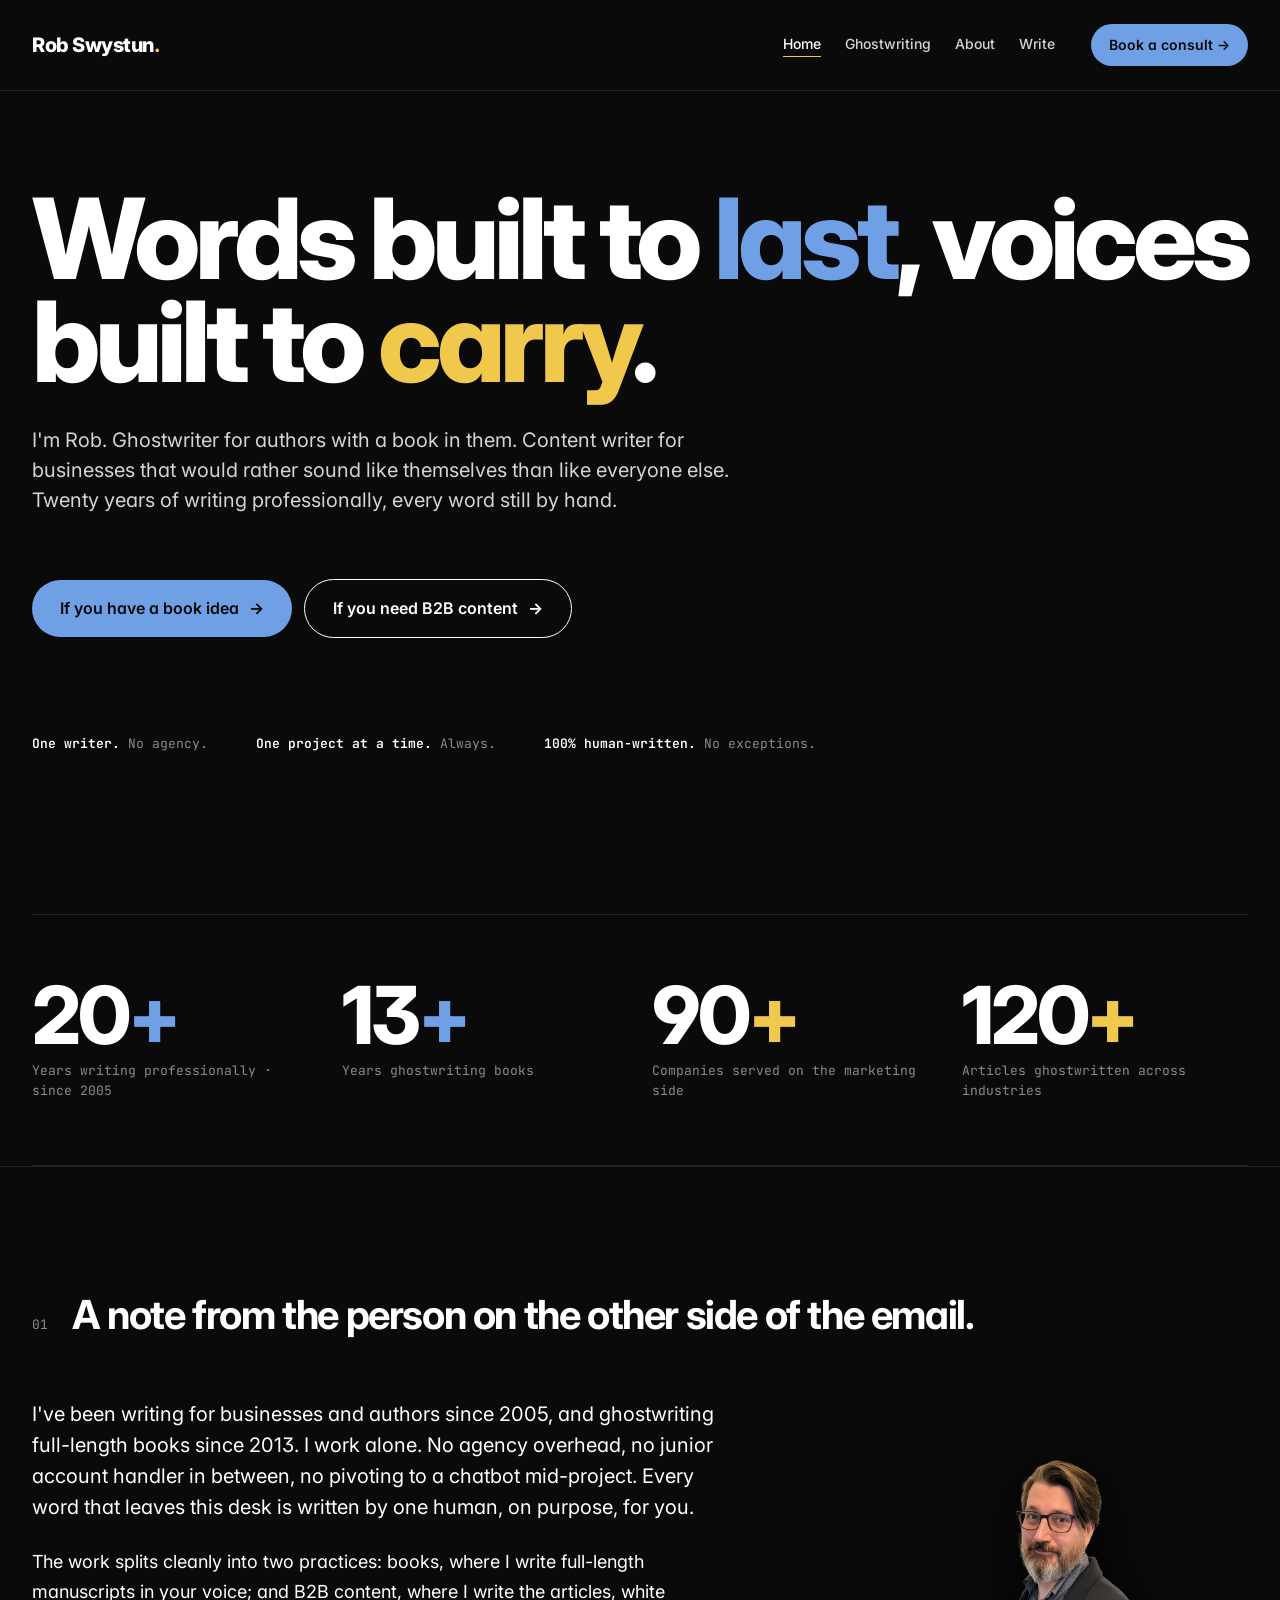
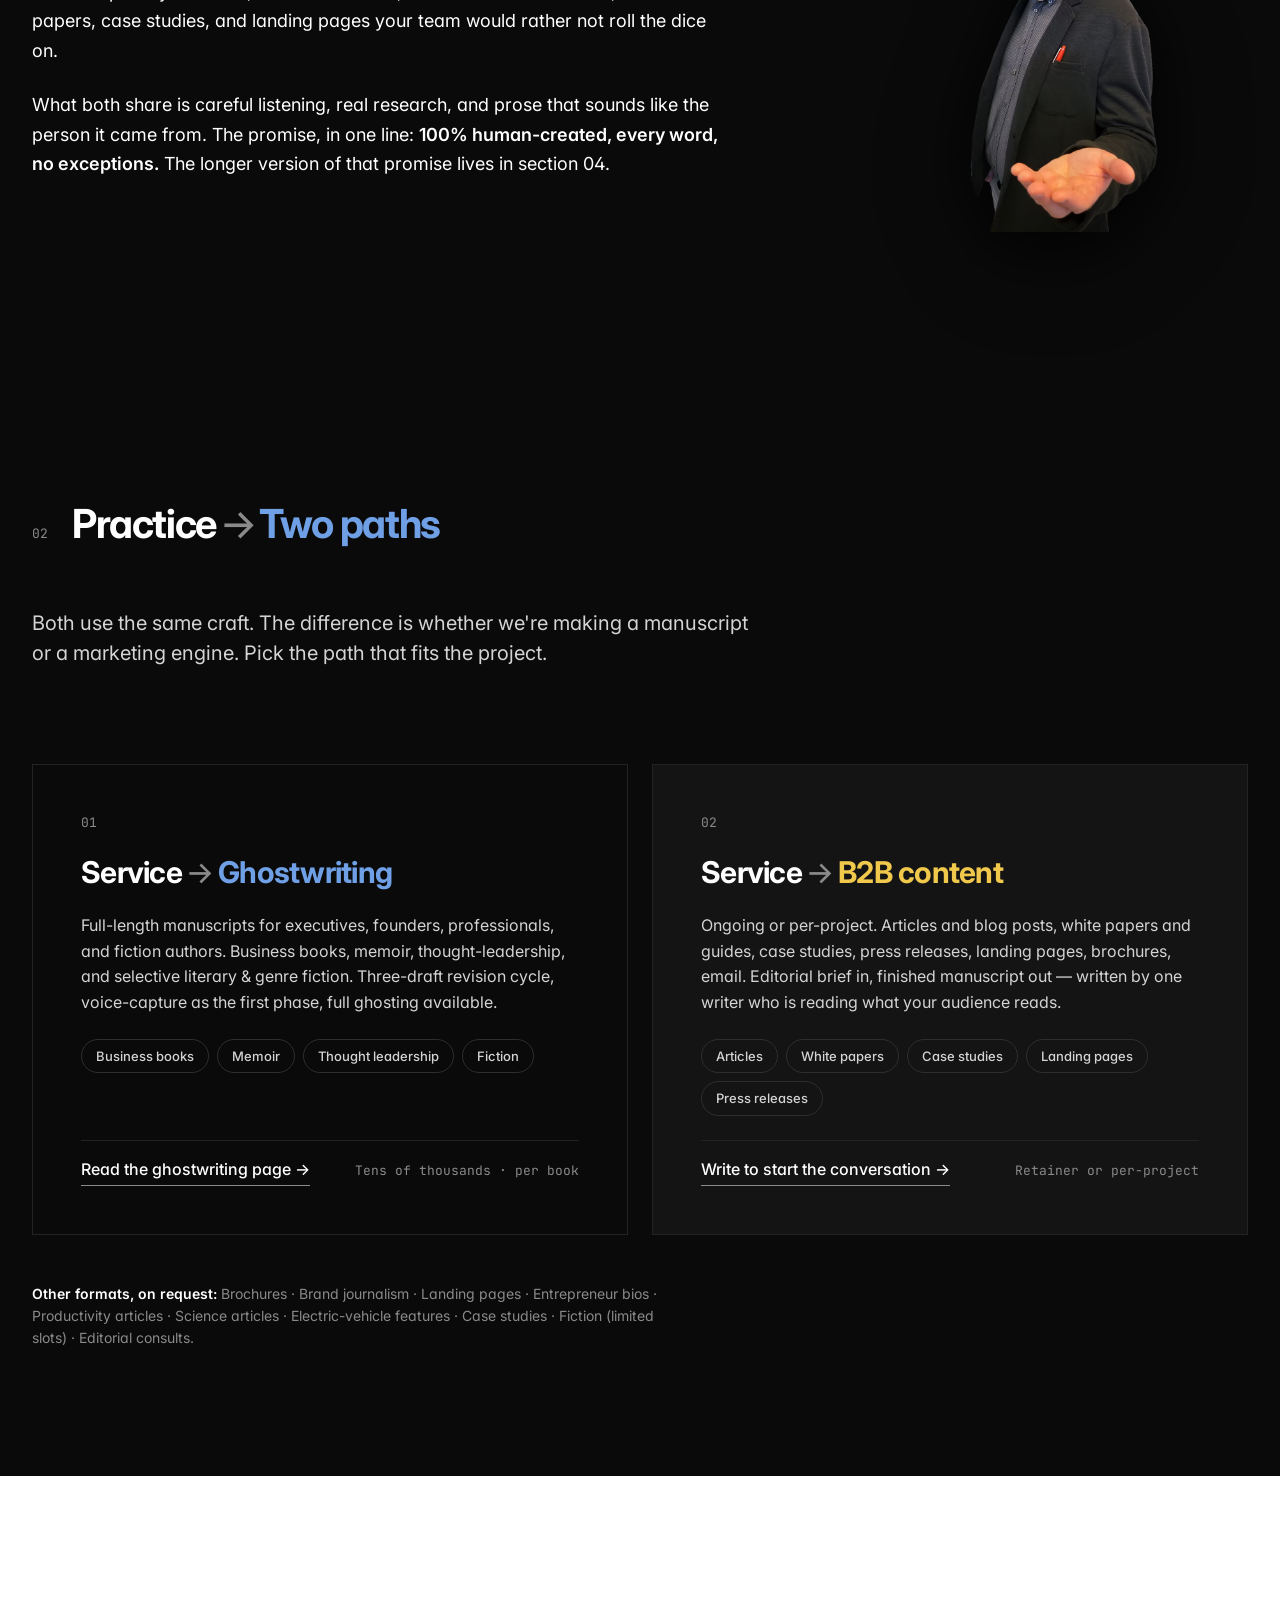
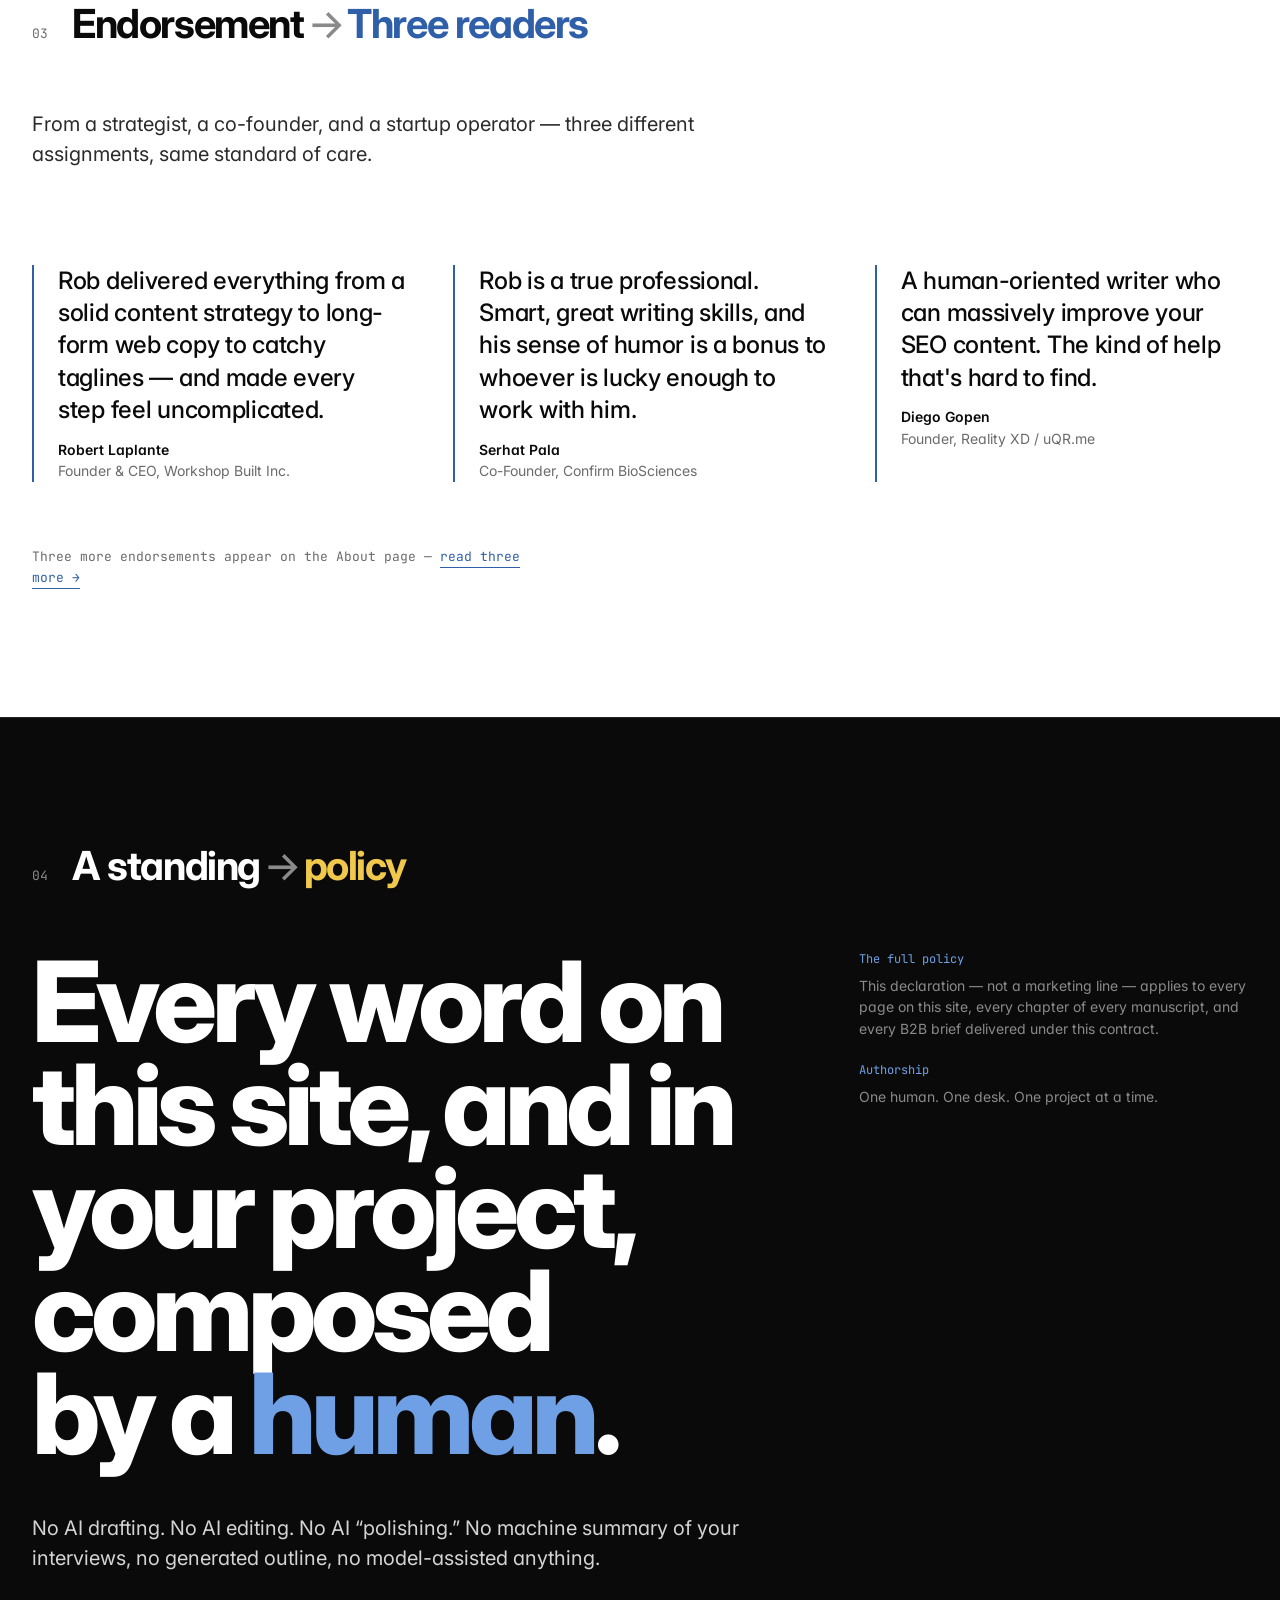
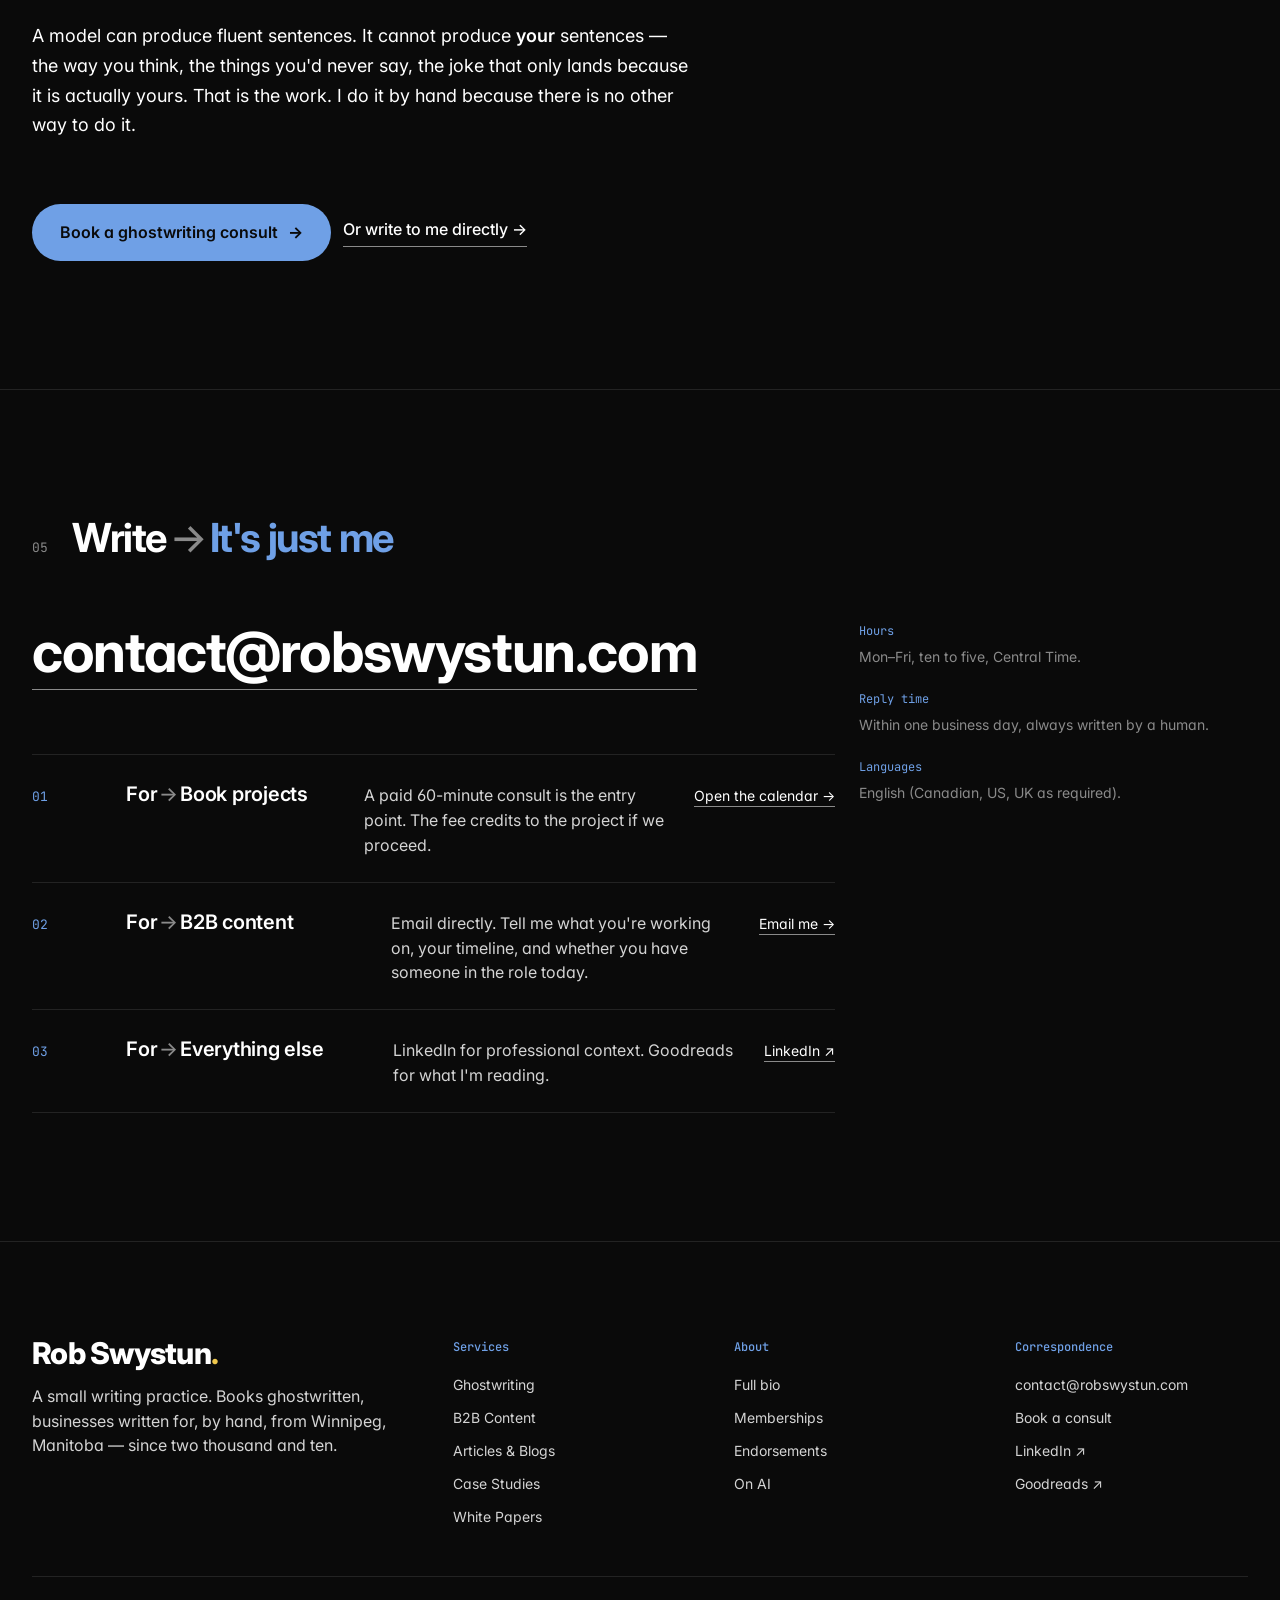
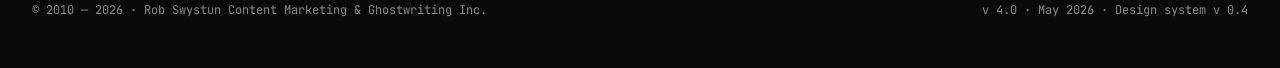
<file: index.html>
<!doctype html>
<html lang="en">
<head>
  <meta charset="utf-8" />
  <meta name="viewport" content="width=device-width, initial-scale=1" />
  <title>Rob Swystun — Content marketing &amp; ghostwriting, est. 2010</title>
  <meta name="description" content="A small writing practice in Winnipeg, Manitoba. Books ghostwritten by hand. B2B content composed by a human. Established 2010." />

  <link rel="preconnect" href="https://fonts.googleapis.com" />
  <link rel="preconnect" href="https://fonts.gstatic.com" crossorigin />
  <link href="https://fonts.googleapis.com/css2?family=Inter:wght@300;400;500;600;700;800;900&family=JetBrains+Mono:wght@400;500&display=swap" rel="stylesheet" />

  <link rel="stylesheet" href="styles.css" />

  <style>
    /* Rob portrait — home, section 01 */
    .rob-home {
      position: relative;
      width: 100%;
      aspect-ratio: 1002 / 1306;
      max-width: 320px;
      margin-left: auto;
    }
    .rob-home picture, .rob-home img {
      display: block;
      width: 100%;
      height: auto;
      filter: drop-shadow(0 12px 30px rgba(0,0,0,0.5));
    }
    .rob-home__caption {
      position: absolute;
      left: 0;
      bottom: 8px;
      font-family: var(--mono);
      font-size: var(--t-12);
      color: var(--blue);
      letter-spacing: 0;
      max-width: 12ch;
      line-height: 1.4;
    }
    .rob-home__caption strong { color: var(--text); font-weight: 600; display: block; }
    @media (max-width: 900px) {
      .rob-home { max-width: 260px; margin: var(--s-5) 0 0; }
    }
  </style>
</head>
<body data-screen-label="01 Home">
  <a class="skip" href="#main">Skip to text</a>

  <!-- ═══════ HEADER ═══════════════════════════════════════════ -->
  <header class="site-header">
    <div class="wrap site-header__inner">
      <a href="index.html" class="brandmark">Rob Swystun<span class="dot">.</span></a>
      <nav class="topnav" aria-label="Primary">
        <a aria-current="page" href="index.html">Home</a>
        <a href="ghostwriting.html">Ghostwriting</a>
        <a href="about.html">About</a>
        <a href="#correspondence">Write</a>
        <a class="nav-btn" href="ghostwriting.html">Book a consult <span class="arrow">→</span></a>
      </nav>
    </div>
  </header>

  <main id="main">

    <!-- ═══════ MASTHEAD ═══════════════════════════════════════ -->
    <section class="masthead" data-screen-label="Masthead">
      <div class="wrap">

        <h1>
          Words built to <span class="blue">last</span>, voices built to <span class="warm">carry</span>.
        </h1>

        <p class="masthead__dek">
          I'm Rob. Ghostwriter for authors with a book in them. Content writer
          for businesses that would rather sound like themselves than like everyone else.
          Twenty years of writing professionally, every word still by hand.
        </p>

        <div class="masthead__cta">
          <a class="btn" href="ghostwriting.html">If you have a book idea <span class="arrow">→</span></a>
          <a class="btn ghost" href="#services">If you need B2B content <span class="arrow">→</span></a>
        </div>

        <div class="masthead__post-meta">
          <span><strong>One writer.</strong> No agency.</span>
          <span><strong>One project at a time.</strong> Always.</span>
          <span><strong>100% human-written.</strong> No exceptions.</span>
        </div>

      </div>
    </section>

    <!-- ═══════ STATS ══════════════════════════════════════════ -->
    <section style="padding: 0; border-top: 0;">
      <div class="wrap">
        <ol class="stats-row">
          <li class="stat">
            <span class="stat__num">20<span class="plus">+</span></span>
            <span class="stat__lbl">Years writing professionally · since 2005</span>
          </li>
          <li class="stat">
            <span class="stat__num">13<span class="plus">+</span></span>
            <span class="stat__lbl">Years ghostwriting books</span>
          </li>
          <li class="stat">
            <span class="stat__num">90<span class="warm">+</span></span>
            <span class="stat__lbl">Companies served on the marketing side</span>
          </li>
          <li class="stat">
            <span class="stat__num">120<span class="warm">+</span></span>
            <span class="stat__lbl">Articles ghostwritten across industries</span>
          </li>
        </ol>
      </div>
    </section>

    <!-- ═══════ 01 / INTRODUCTION ══════════════════════════════ -->
    <section id="about" data-screen-label="Introduction">
      <div class="wrap">
        <div class="sec-head">
          <span class="sec-num">01</span>
          <h2 class="sec-title">A note from the person on the other side of the email.</h2>
        </div>

        <div class="grid">
          <div class="col-1-7">
            <p style="font-size: var(--t-20); line-height: 1.55; color: var(--text);">
              I've been writing for businesses and authors since 2005, and ghostwriting
              full-length books since 2013. I work alone. No agency overhead, no junior
              account handler in between, no pivoting to a chatbot mid-project. Every
              word that leaves this desk is written by one human, on purpose, for you.
            </p>

            <p>
              The work splits cleanly into two practices: books, where I write
              full-length manuscripts in your voice; and B2B content, where I write
              the articles, white papers, case studies, and landing pages your team
              would rather not roll the dice on.
            </p>

            <p>
              What both share is careful listening, real research, and prose that
              sounds like the person it came from. The promise, in one line:
              <strong>100% human-created, every word, no exceptions.</strong>
              The longer version of that promise lives in section 04.
            </p>
          </div>

          <aside class="col-9-12">
            <figure class="rob-home">
              <picture>
                <source srcset="assets/rob-portrait.avif" type="image/avif" />
                <img src="assets/rob-portrait.png" alt="Rob Swystun, ghostwriter and B2B content marketer, gesturing toward the reader" />
              </picture>
            </figure>
          </aside>
        </div>
      </div>
    </section>

    <!-- ═══════ 02 / SERVICES ══════════════════════════════════ -->
    <section class="section--no-top" id="services" data-screen-label="Services">
      <div class="wrap">
        <div class="sec-head">
          <span class="sec-num">02</span>
          <h2 class="sec-title">Practice<span class="arrow">→</span><span class="blue">Two&nbsp;paths</span></h2>
        </div>

        <p class="dek mt-1" style="margin-bottom: var(--s-9);">
          Both use the same craft. The difference is whether we're making a
          manuscript or a marketing engine. Pick the path that fits the project.
        </p>

        <div class="grid">
          <div class="col-1-12">
            <div style="display: grid; grid-template-columns: 1fr 1fr; gap: var(--s-5);" class="services-grid">

              <article class="service-card">
                <span class="service-card__lbl">01</span>
                <h4>Service<span class="arrow">→</span><span class="accent">Ghostwriting</span></h4>
                <p>
                  Full-length manuscripts for executives, founders, professionals,
                  and fiction authors. Business books, memoir, thought-leadership,
                  and selective literary &amp; genre fiction. Three-draft revision cycle,
                  voice-capture as the first phase, full ghosting available.
                </p>
                <div class="tags">
                  <span class="tag">Business books</span>
                  <span class="tag">Memoir</span>
                  <span class="tag">Thought leadership</span>
                  <span class="tag">Fiction</span>
                </div>
                <div class="service-card__footer">
                  <a class="btn link" href="ghostwriting.html">Read the ghostwriting page →</a>
                  <span class="meta-mono">Tens of thousands · per book</span>
                </div>
              </article>

              <article class="service-card service-card--alt">
                <span class="service-card__lbl">02</span>
                <h4>Service<span class="arrow">→</span><span class="accent-warm">B2B&nbsp;content</span></h4>
                <p>
                  Ongoing or per-project. Articles and blog posts, white papers and
                  guides, case studies, press releases, landing pages, brochures, email.
                  Editorial brief in, finished manuscript out — written by one writer
                  who is reading what your audience reads.
                </p>
                <div class="tags">
                  <span class="tag">Articles</span>
                  <span class="tag">White papers</span>
                  <span class="tag">Case studies</span>
                  <span class="tag">Landing pages</span>
                  <span class="tag">Press releases</span>
                </div>
                <div class="service-card__footer">
                  <a class="btn link" href="mailto:contact@robswystun.com?subject=B2B%20Content">Write to start the conversation →</a>
                  <span class="meta-mono">Retainer or per-project</span>
                </div>
              </article>

            </div>
          </div>
        </div>

        <p class="ts-small mt-3" style="max-width: 70ch;">
          <strong style="color: var(--text);">Other formats, on request:</strong>
          Brochures · Brand journalism · Landing pages · Entrepreneur bios ·
          Productivity articles · Science articles · Electric-vehicle features ·
          Case studies · Fiction (limited slots) · Editorial consults.
        </p>
      </div>
    </section>

    <!-- ═══════ 03 / ENDORSEMENTS (inverted) ═══════════════════ -->
    <section class="inverted" id="endorsements" data-screen-label="Endorsements">
      <div class="wrap">
        <div class="sec-head">
          <span class="sec-num">03</span>
          <h2 class="sec-title">Endorsement<span class="arrow">→</span><span style="color: var(--blue-deep);">Three&nbsp;readers</span></h2>
        </div>

        <p class="dek" style="margin-bottom: var(--s-9); color: var(--ink-soft);">
          From a strategist, a co-founder, and a startup operator — three different
          assignments, same standard of care.
        </p>

        <div class="grid">
          <div class="col-1-12">
            <div style="display: grid; grid-template-columns: repeat(3, 1fr); gap: var(--s-7);" class="quotes-grid">

              <figure class="pull-quote">
                <p>Rob delivered everything from a solid content strategy to long-form web copy to catchy taglines — and made every step feel uncomplicated.</p>
                <cite><strong>Robert Laplante</strong><br />Founder &amp; CEO, Workshop Built Inc.</cite>
              </figure>

              <figure class="pull-quote">
                <p>Rob is a true professional. Smart, great writing skills, and his sense of humor is a bonus to whoever is lucky enough to work with him.</p>
                <cite><strong>Serhat Pala</strong><br />Co-Founder, Confirm BioSciences</cite>
              </figure>

              <figure class="pull-quote">
                <p>A human-oriented writer who can massively improve your SEO content. The kind of help that's hard to find.</p>
                <cite><strong>Diego Gopen</strong><br />Founder, Reality XD / uQR.me</cite>
              </figure>

            </div>
          </div>
        </div>

        <p class="mt-4" style="font-family: var(--mono); font-size: var(--t-13); color: var(--ink-mute);">
          Three more endorsements appear on the About page —
          <a href="about.html#more-endorsements" style="color: var(--blue-deep); border-bottom: 1px solid var(--blue-deep); padding-bottom: 2px;">read three more &rarr;</a>
        </p>
      </div>
    </section>

    <!-- ═══════ 04 / ON THE MATTER OF AI ═══════════════════════ -->
    <section id="ai" data-screen-label="On AI">
      <div class="wrap">
        <div class="sec-head">
          <span class="sec-num">04</span>
          <h2 class="sec-title">A standing<span class="arrow">→</span><span class="warm">policy</span></h2>
        </div>

        <div class="grid">
          <div class="col-1-8">
            <h2 class="h-display" style="margin-bottom: var(--s-7);">
              Every word on this site, and in your project, composed by a <span class="blue">human</span>.
            </h2>

            <p class="dek mt-1" style="margin-bottom: var(--s-7);">
              No AI drafting. No AI editing. No AI &ldquo;polishing.&rdquo;
              No machine summary of your interviews, no generated outline,
              no model-assisted anything.
            </p>

            <p style="max-width: 60ch;">
              A model can produce fluent sentences. It cannot produce <strong>your</strong>
              sentences — the way you think, the things you'd never say, the joke that
              only lands because it is actually yours. That is the work. I do it by hand
              because there is no other way to do it.
            </p>

            <div class="masthead__cta">
              <a class="btn" href="ghostwriting.html">Book a ghostwriting consult <span class="arrow">→</span></a>
              <a class="btn link" href="mailto:contact@robswystun.com">Or write to me directly →</a>
            </div>
          </div>

          <aside class="col-9-12">
            <div class="marginalia">
              <span class="num">The full policy</span>
              This declaration — not a marketing line — applies to every page on this site,
              every chapter of every manuscript, and every B2B brief delivered under this contract.<br /><br />
              <span class="num">Authorship</span>
              One human. One desk. One project at a time.
            </div>
          </aside>
        </div>
      </div>
    </section>

    <!-- ═══════ 05 / CORRESPONDENCE ════════════════════════════ -->
    <section id="correspondence" data-screen-label="Correspondence">
      <div class="wrap">
        <div class="sec-head">
          <span class="sec-num">05</span>
          <h2 class="sec-title">Write<span class="arrow">→</span><span class="blue">It's&nbsp;just&nbsp;me</span></h2>
        </div>

        <div class="grid">
          <div class="col-1-8">
            <a class="btn link" style="font-size: clamp(28px, 4.5vw, 56px); font-weight: 700; letter-spacing: -0.025em; line-height: 1.1; padding-bottom: 6px;" href="mailto:contact@robswystun.com">contact@robswystun.com</a>

            <ol class="cat-list mt-4">
              <li class="cat-row">
                <span class="cat-row__num">01</span>
                <span class="cat-row__title">For<span class="arrow">→</span>Book projects</span>
                <span class="cat-row__desc">A paid 60-minute consult is the entry point. The fee credits to the project if we proceed.</span>
                <span class="cat-row__see"><a href="ghostwriting.html">Open the calendar →</a></span>
              </li>
              <li class="cat-row">
                <span class="cat-row__num">02</span>
                <span class="cat-row__title">For<span class="arrow">→</span>B2B content</span>
                <span class="cat-row__desc">Email directly. Tell me what you're working on, your timeline, and whether you have someone in the role today.</span>
                <span class="cat-row__see"><a href="mailto:contact@robswystun.com?subject=B2B%20Content">Email me →</a></span>
              </li>
              <li class="cat-row">
                <span class="cat-row__num">03</span>
                <span class="cat-row__title">For<span class="arrow">→</span>Everything else</span>
                <span class="cat-row__desc">LinkedIn for professional context. Goodreads for what I'm reading.</span>
                <span class="cat-row__see"><a href="#">LinkedIn ↗</a></span>
              </li>
            </ol>
          </div>

          <aside class="col-9-12">
            <div class="marginalia">
              <span class="num">Hours</span>
              Mon–Fri, ten to five, Central Time.<br /><br />
              <span class="num">Reply time</span>
              Within one business day, always written by a human.<br /><br />
              <span class="num">Languages</span>
              English (Canadian, US, UK as required).
            </div>
          </aside>
        </div>
      </div>
    </section>

  </main>

  <!-- ═══════ FOOTER ═════════════════════════════════════════ -->
  <footer class="site-footer">
    <div class="wrap">

      <div class="site-footer__grid">
        <div>
          <p class="site-footer__brand">Rob Swystun<span class="dot">.</span></p>
          <p class="site-footer__tag">
            A small writing practice. Books ghostwritten, businesses written for, by hand,
            from Winnipeg, Manitoba — since two thousand and ten.
          </p>
        </div>
        <div>
          <h4>Services</h4>
          <ul>
            <li><a href="ghostwriting.html">Ghostwriting</a></li>
            <li><a href="#services">B2B Content</a></li>
            <li><a href="#services">Articles &amp; Blogs</a></li>
            <li><a href="#services">Case Studies</a></li>
            <li><a href="#services">White Papers</a></li>
          </ul>
        </div>
        <div>
          <h4>About</h4>
          <ul>
            <li><a href="about.html">Full bio</a></li>
            <li><a href="about.html#memberships">Memberships</a></li>
            <li><a href="about.html#more-endorsements">Endorsements</a></li>
            <li><a href="#ai">On AI</a></li>
          </ul>
        </div>
        <div>
          <h4>Correspondence</h4>
          <ul>
            <li><a href="mailto:contact@robswystun.com">contact@robswystun.com</a></li>
            <li><a href="ghostwriting.html">Book a consult</a></li>
            <li><a href="#">LinkedIn ↗</a></li>
            <li><a href="#">Goodreads ↗</a></li>
          </ul>
        </div>
      </div>

      <div class="site-footer__meta">
        <span>© 2010 — 2026 · Rob Swystun Content Marketing &amp; Ghostwriting Inc.</span>
        <span>v 4.0 · May 2026 · Design system v 0.4</span>
      </div>
    </div>
  </footer>

  <style>
    @media (max-width: 760px) {
      .services-grid { grid-template-columns: 1fr !important; }
      .quotes-grid { grid-template-columns: 1fr !important; }
    }
  </style>
</body>
</html>
</file>
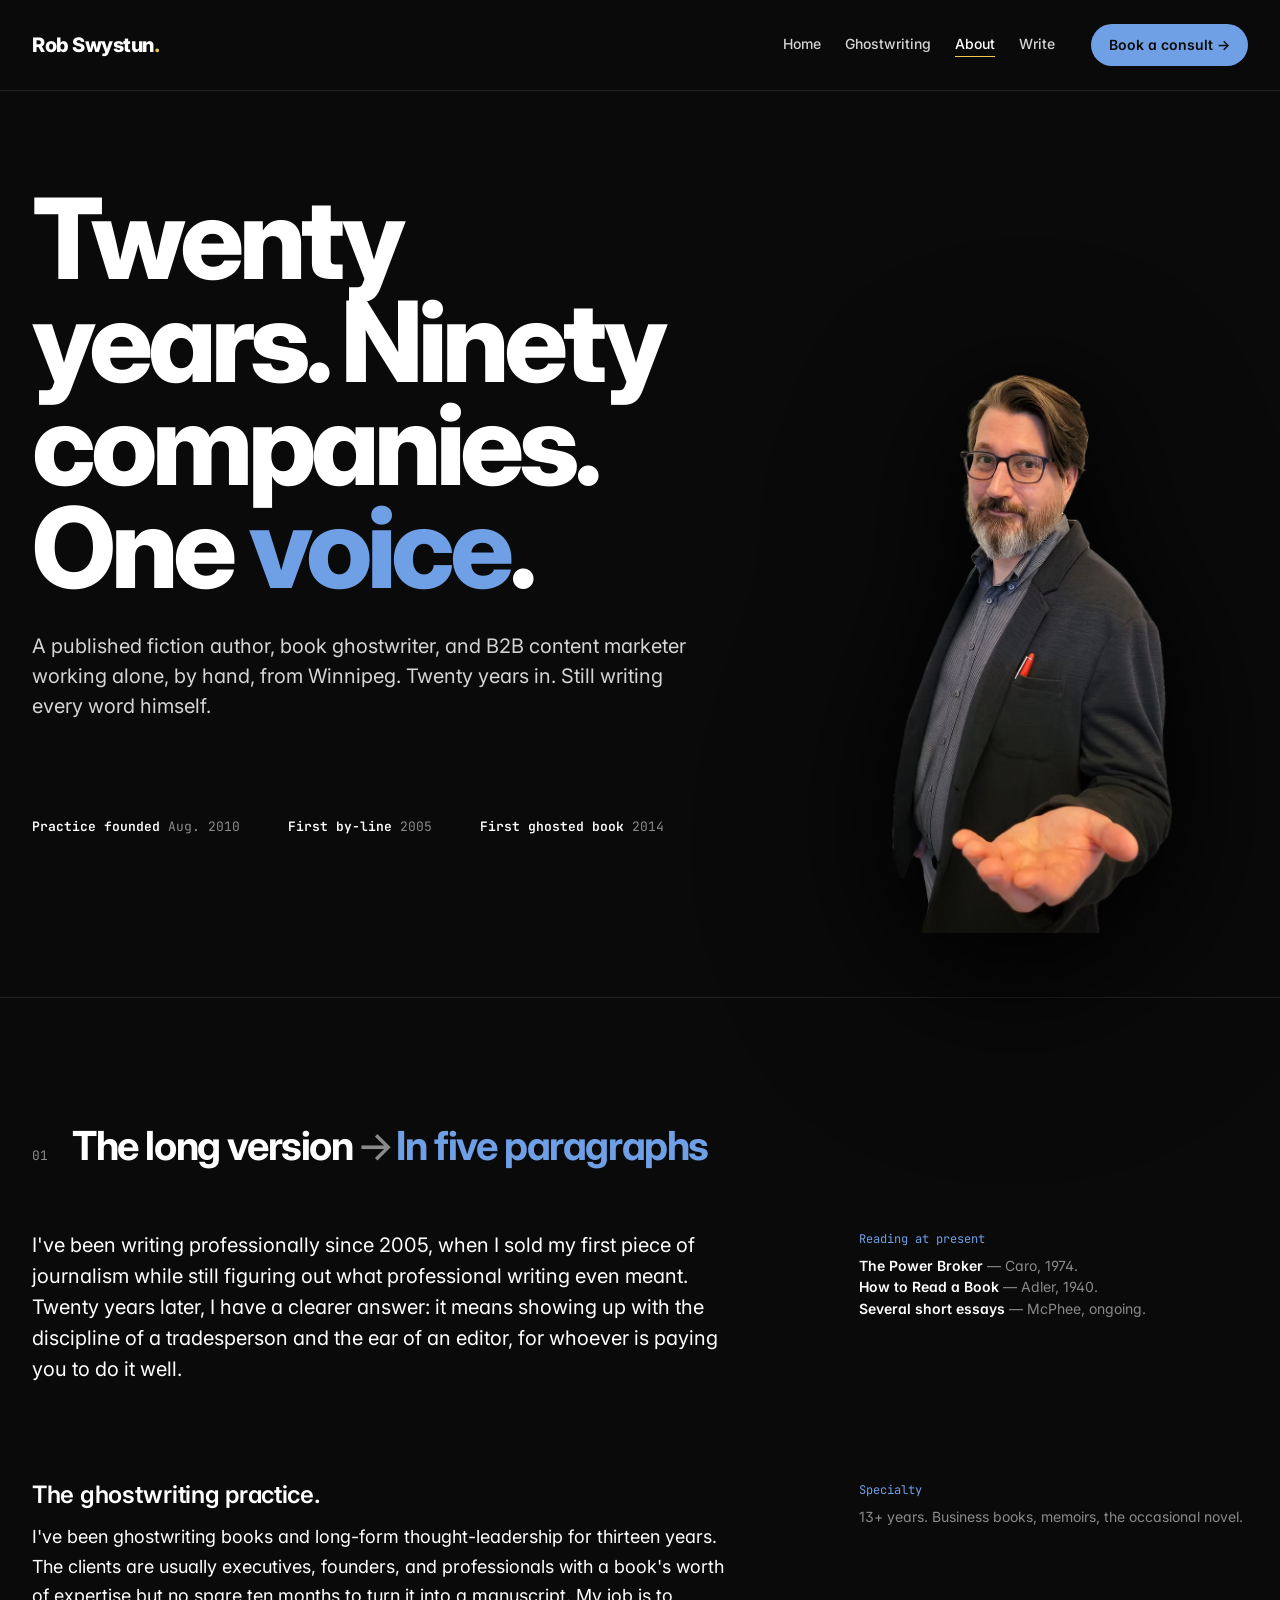
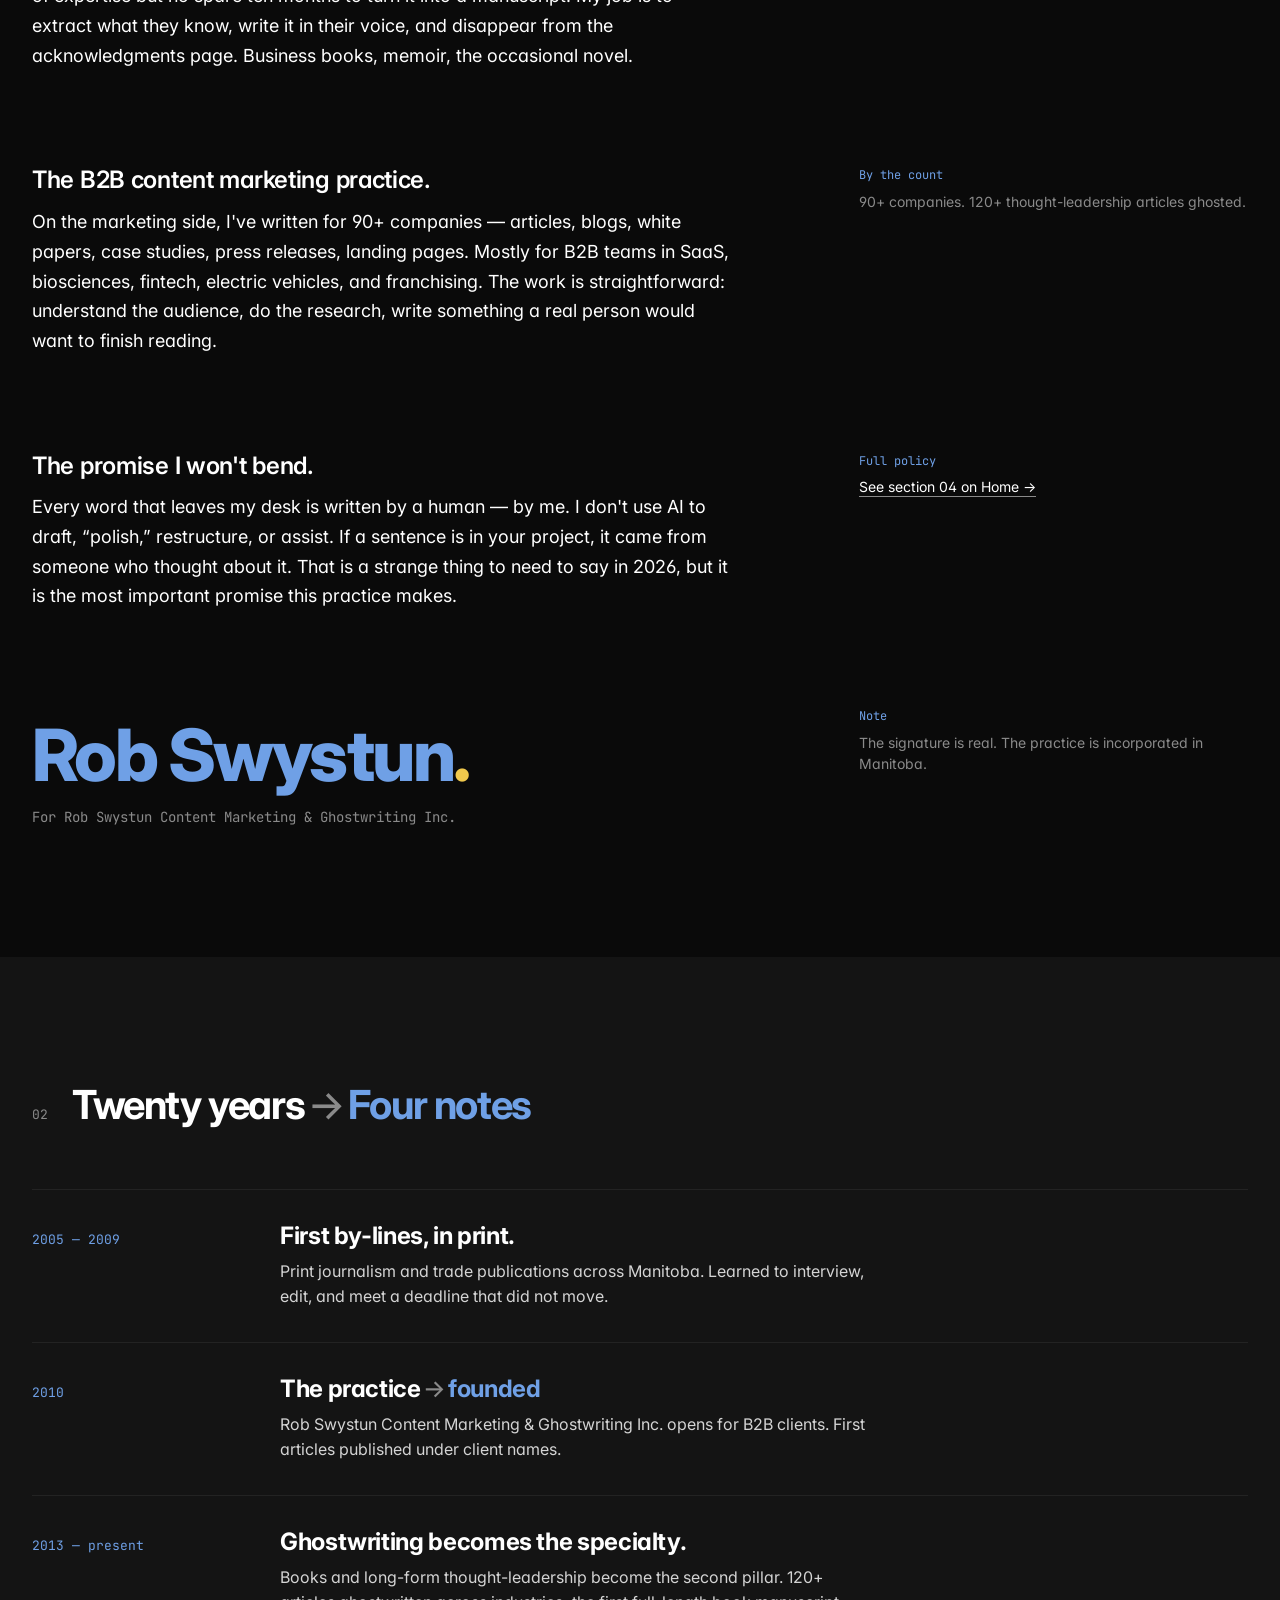
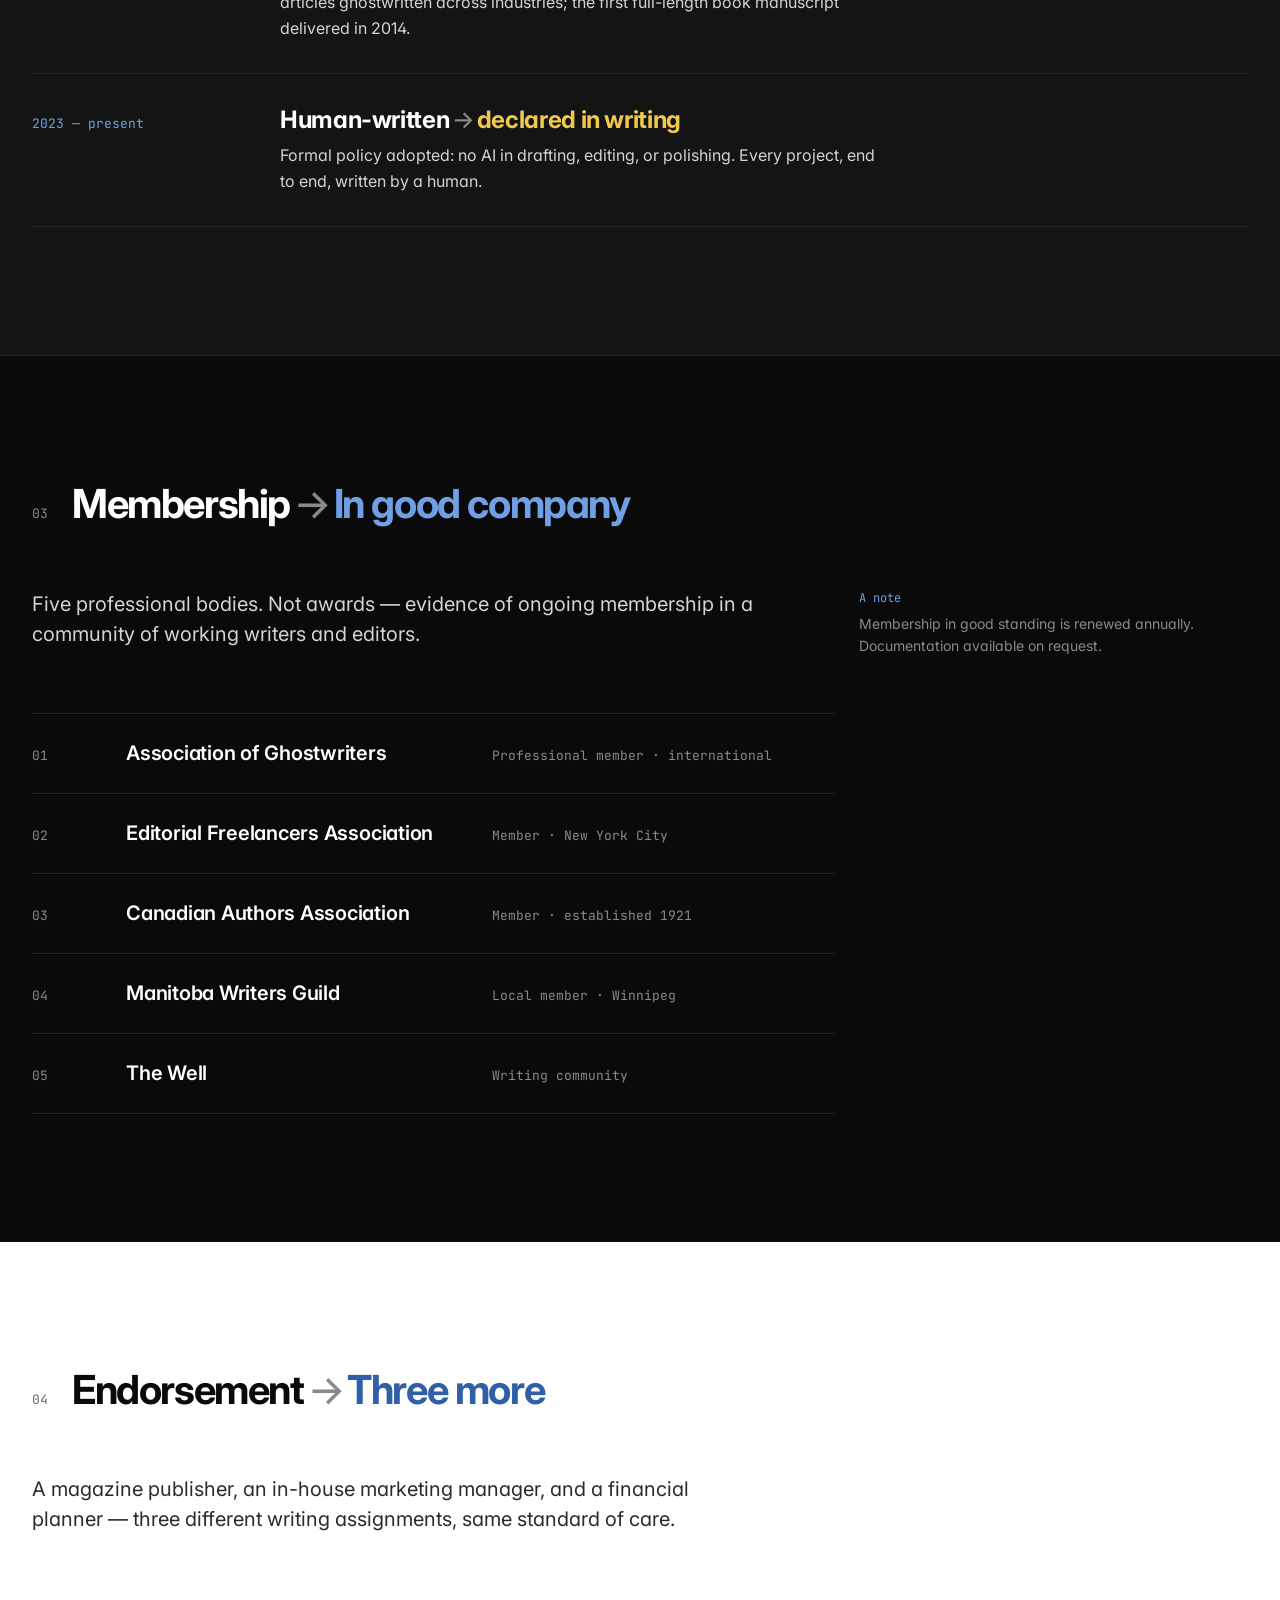
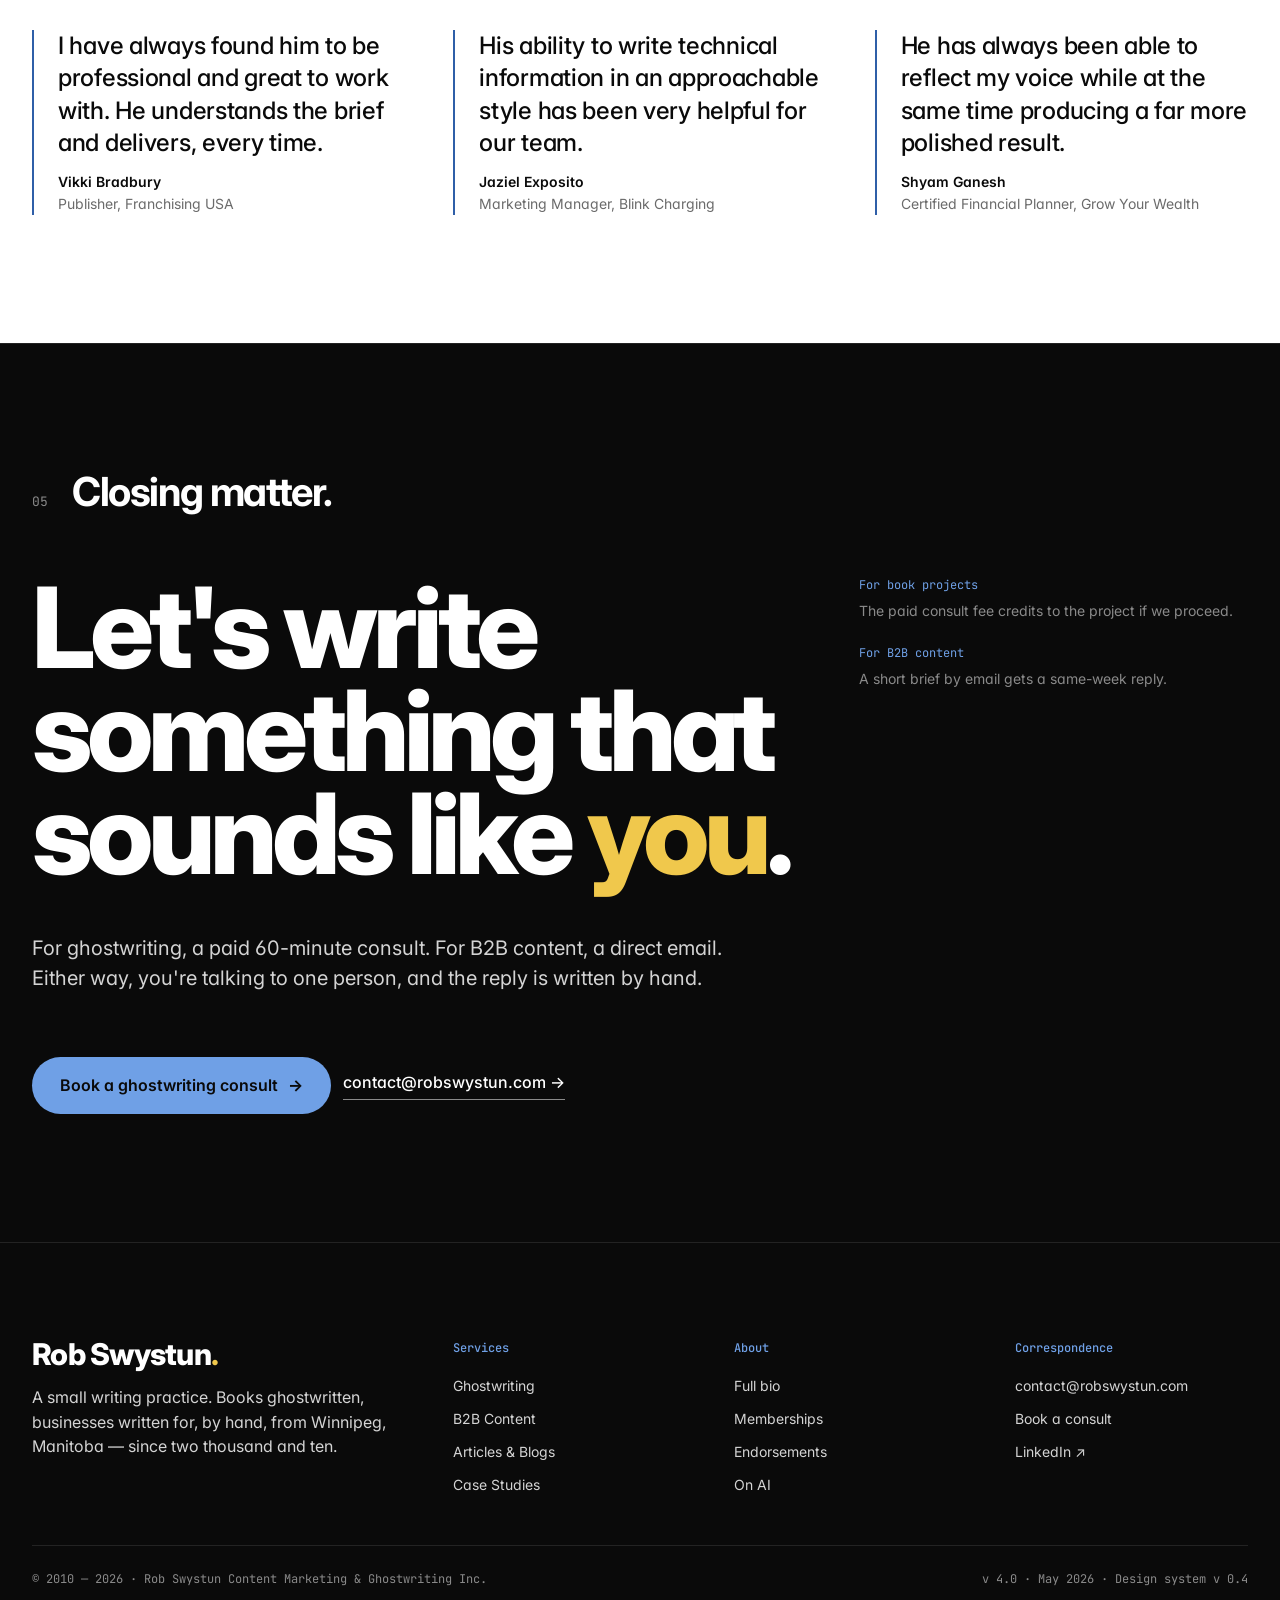
<file: about.html>
<!doctype html>
<html lang="en">
<head>
  <meta charset="utf-8" />
  <meta name="viewport" content="width=device-width, initial-scale=1" />
  <title>About — Rob Swystun</title>
  <meta name="description" content="Rob Swystun is a Winnipeg-based published author, book ghostwriter, and B2B content marketer with 20+ years of writing experience." />

  <link rel="preconnect" href="https://fonts.googleapis.com" />
  <link rel="preconnect" href="https://fonts.gstatic.com" crossorigin />
  <link href="https://fonts.googleapis.com/css2?family=Inter:wght@300;400;500;600;700;800;900&family=JetBrains+Mono:wght@400;500&display=swap" rel="stylesheet" />

  <link rel="stylesheet" href="styles.css" />

  <style>
    /* Rob portrait — about masthead, centerpiece */
    .masthead-with-portrait {
      display: grid;
      grid-template-columns: 7fr 5fr;
      gap: var(--s-8);
      align-items: end;
    }
    .rob-about {
      position: relative;
      width: 100%;
      aspect-ratio: 1002 / 1306;
      max-width: 480px;
      margin-left: auto;
      margin-bottom: calc(-1 * var(--s-9));   /* let him bleed past masthead bottom padding */
    }
    .rob-about picture, .rob-about img {
      display: block;
      width: 100%;
      height: auto;
      filter: drop-shadow(0 24px 60px rgba(0,0,0,0.65));
    }
    .rob-about__tag {
      position: absolute;
      left: 4px;
      top: 4px;
      display: flex;
      flex-direction: column;
      gap: 2px;
      font-family: var(--mono);
      font-size: var(--t-12);
      color: var(--text-mute);
      line-height: 1.4;
    }
    .rob-about__tag .num {
      color: var(--blue);
      letter-spacing: 0;
    }
    .rob-about__tag strong { color: var(--text); font-weight: 600; }
    @media (max-width: 900px) {
      .masthead-with-portrait { grid-template-columns: 1fr; gap: var(--s-7); }
      .rob-about { max-width: 320px; margin: 0; margin-bottom: 0; }
    }
  </style>
</head>
<body data-screen-label="02 About">
  <a class="skip" href="#main">Skip to text</a>

  <header class="site-header">
    <div class="wrap site-header__inner">
      <a href="index.html" class="brandmark">Rob Swystun<span class="dot">.</span></a>
      <nav class="topnav" aria-label="Primary">
        <a href="index.html">Home</a>
        <a href="ghostwriting.html">Ghostwriting</a>
        <a aria-current="page" href="about.html">About</a>
        <a href="index.html#correspondence">Write</a>
        <a class="nav-btn" href="ghostwriting.html">Book a consult <span class="arrow">→</span></a>
      </nav>
    </div>
  </header>

  <main id="main">

    <!-- ═══════ MASTHEAD ═══════════════════════════════════════ -->
    <section class="masthead" data-screen-label="About masthead">
      <div class="wrap">

        <div class="masthead-with-portrait">
          <div>
            <h1>
              Twenty years. Ninety companies. One <span class="blue">voice</span>.
            </h1>

            <p class="masthead__dek">
              A published fiction author, book ghostwriter, and B2B content marketer
              working alone, by hand, from Winnipeg. Twenty years in. Still writing
              every word himself.
            </p>

            <div class="masthead__post-meta">
              <span><strong>Practice founded</strong> Aug. 2010</span>
              <span><strong>First by-line</strong> 2005</span>
              <span><strong>First ghosted book</strong> 2014</span>
            </div>
          </div>

          <figure class="rob-about">
            <picture>
              <source srcset="assets/rob-portrait.avif" type="image/avif" />
              <img src="assets/rob-portrait.png" alt="Rob Swystun, ghostwriter and content marketer, gesturing toward the headline" />
            </picture>
          </figure>
        </div>
      </div>
    </section>

    <!-- ═══════ 01 / THE LONG VERSION ══════════════════════════ -->
    <section data-screen-label="Bio essay">
      <div class="wrap">
        <div class="sec-head">
          <span class="sec-num">01</span>
          <h2 class="sec-title">The long version<span class="arrow">→</span><span class="blue">In five paragraphs</span></h2>
        </div>

        <div class="grid">
          <div class="col-1-7">
            <p style="font-size: var(--t-20); line-height: 1.55; color: var(--text);">
              I've been writing professionally since 2005, when I sold my first piece
              of journalism while still figuring out what professional writing even
              meant. Twenty years later, I have a clearer answer: it means showing up
              with the discipline of a tradesperson and the ear of an editor, for
              whoever is paying you to do it well.
            </p>
          </div>
          <aside class="col-9-12">
            <div class="marginalia">
              <span class="num">Reading at present</span>
              <strong>The Power Broker</strong> — Caro, 1974.<br />
              <strong>How to Read a Book</strong> — Adler, 1940.<br />
              <strong>Several short essays</strong> — McPhee, ongoing.
            </div>
          </aside>
        </div>

        <div class="grid mt-5">
          <div class="col-1-7">
            <h3 class="h-3" style="margin-bottom: var(--s-3);">The ghostwriting practice.</h3>
            <p>
              I've been ghostwriting books and long-form thought-leadership for thirteen
              years. The clients are usually executives, founders, and professionals with
              a book's worth of expertise but no spare ten months to turn it into a
              manuscript. My job is to extract what they know, write it in their voice,
              and disappear from the acknowledgments page. Business books, memoir,
              the occasional novel.
            </p>
          </div>
          <aside class="col-9-12">
            <div class="marginalia">
              <span class="num">Specialty</span>
              13+ years. Business books, memoirs, the occasional novel.
            </div>
          </aside>
        </div>

        <div class="grid mt-5">
          <div class="col-1-7">
            <h3 class="h-3" style="margin-bottom: var(--s-3);">The B2B content marketing practice.</h3>
            <p>
              On the marketing side, I've written for 90+ companies — articles, blogs,
              white papers, case studies, press releases, landing pages. Mostly for B2B
              teams in SaaS, biosciences, fintech, electric vehicles, and franchising.
              The work is straightforward: understand the audience, do the research,
              write something a real person would want to finish reading.
            </p>
          </div>
          <aside class="col-9-12">
            <div class="marginalia">
              <span class="num">By the count</span>
              90+ companies. 120+ thought-leadership articles ghosted.
            </div>
          </aside>
        </div>

        <div class="grid mt-5">
          <div class="col-1-7">
            <h3 class="h-3" style="margin-bottom: var(--s-3);">The promise I won't bend.</h3>
            <p>
              Every word that leaves my desk is written by a human — by me. I don't use
              AI to draft, &ldquo;polish,&rdquo; restructure, or assist. If a sentence is
              in your project, it came from someone who thought about it. That is a
              strange thing to need to say in 2026, but it is the most important promise
              this practice makes.
            </p>
          </div>
          <aside class="col-9-12">
            <div class="marginalia">
              <span class="num">Full policy</span>
              <a href="index.html#ai">See section 04 on Home →</a>
            </div>
          </aside>
        </div>

        <div class="grid mt-5">
          <div class="col-1-7">
            <p style="font-family: var(--sans); font-weight: 800; font-size: clamp(40px, 6vw, 72px); line-height: 1; color: var(--blue); letter-spacing: -0.035em; margin: var(--s-3) 0; max-width: none;">
              Rob Swystun<span style="color: var(--warm);">.</span>
            </p>
            <p class="ts-small mt-1" style="font-family: var(--mono);">
              For Rob Swystun Content Marketing &amp; Ghostwriting Inc.
            </p>
          </div>
          <aside class="col-9-12">
            <div class="marginalia">
              <span class="num">Note</span>
              The signature is real. The practice is incorporated in Manitoba.
            </div>
          </aside>
        </div>
      </div>
    </section>

    <!-- ═══════ 02 / TIMELINE ══════════════════════════════════ -->
    <section class="section--no-top section--alt" data-screen-label="Timeline">
      <div class="wrap">
        <div class="sec-head">
          <span class="sec-num">02</span>
          <h2 class="sec-title">Twenty years<span class="arrow">→</span><span class="blue">Four notes</span></h2>
        </div>

        <div class="grid">
          <div class="col-1-12">
            <ol class="timeline">
              <li class="timeline__row">
                <span class="timeline__years">2005 — 2009</span>
                <div>
                  <h3 class="timeline__title">First by-lines, in print.</h3>
                  <p class="timeline__body">
                    Print journalism and trade publications across Manitoba.
                    Learned to interview, edit, and meet a deadline that did not move.
                  </p>
                </div>
              </li>
              <li class="timeline__row">
                <span class="timeline__years">2010</span>
                <div>
                  <h3 class="timeline__title">The practice<span class="arrow">→</span><span class="blue">founded</span></h3>
                  <p class="timeline__body">
                    Rob Swystun Content Marketing &amp; Ghostwriting Inc. opens for B2B
                    clients. First articles published under client names.
                  </p>
                </div>
              </li>
              <li class="timeline__row">
                <span class="timeline__years">2013 — present</span>
                <div>
                  <h3 class="timeline__title">Ghostwriting becomes the specialty.</h3>
                  <p class="timeline__body">
                    Books and long-form thought-leadership become the second pillar.
                    120+ articles ghostwritten across industries; the first full-length
                    book manuscript delivered in 2014.
                  </p>
                </div>
              </li>
              <li class="timeline__row">
                <span class="timeline__years">2023 — present</span>
                <div>
                  <h3 class="timeline__title">Human-written<span class="arrow">→</span><span class="warm">declared in writing</span></h3>
                  <p class="timeline__body">
                    Formal policy adopted: no AI in drafting, editing, or polishing.
                    Every project, end to end, written by a human.
                  </p>
                </div>
              </li>
            </ol>
          </div>
        </div>
      </div>
    </section>

    <!-- ═══════ 03 / MEMBERSHIPS ═══════════════════════════════ -->
    <section id="memberships" data-screen-label="Memberships">
      <div class="wrap">
        <div class="sec-head">
          <span class="sec-num">03</span>
          <h2 class="sec-title">Membership<span class="arrow">→</span><span class="blue">In good company</span></h2>
        </div>

        <div class="grid">
          <div class="col-1-8">
            <p class="dek">
              Five professional bodies. Not awards — evidence of ongoing membership in
              a community of working writers and editors.
            </p>

            <ol class="register mt-4">
              <li class="register__row">
                <span class="register__num">01</span>
                <span class="register__name">Association of Ghostwriters</span>
                <span class="register__meta">Professional member · international</span>
              </li>
              <li class="register__row">
                <span class="register__num">02</span>
                <span class="register__name">Editorial Freelancers Association</span>
                <span class="register__meta">Member · New York City</span>
              </li>
              <li class="register__row">
                <span class="register__num">03</span>
                <span class="register__name">Canadian Authors Association</span>
                <span class="register__meta">Member · established 1921</span>
              </li>
              <li class="register__row">
                <span class="register__num">04</span>
                <span class="register__name">Manitoba Writers Guild</span>
                <span class="register__meta">Local member · Winnipeg</span>
              </li>
              <li class="register__row">
                <span class="register__num">05</span>
                <span class="register__name">The Well</span>
                <span class="register__meta">Writing community</span>
              </li>
            </ol>
          </div>

          <aside class="col-9-12">
            <div class="marginalia">
              <span class="num">A note</span>
              Membership in good standing is renewed annually. Documentation available on request.
            </div>
          </aside>
        </div>
      </div>
    </section>

    <!-- ═══════ 04 / MORE ENDORSEMENTS (inverted) ══════════════ -->
    <section class="inverted" id="more-endorsements" data-screen-label="More endorsements">
      <div class="wrap">
        <div class="sec-head">
          <span class="sec-num">04</span>
          <h2 class="sec-title">Endorsement<span class="arrow">→</span><span style="color: var(--blue-deep);">Three more</span></h2>
        </div>

        <p class="dek" style="margin-bottom: var(--s-9); color: var(--ink-soft);">
          A magazine publisher, an in-house marketing manager, and a financial planner —
          three different writing assignments, same standard of care.
        </p>

        <div class="grid">
          <div class="col-1-12">
            <div style="display: grid; grid-template-columns: repeat(3, 1fr); gap: var(--s-7);" class="quotes-grid">

              <figure class="pull-quote">
                <p>I have always found him to be professional and great to work with. He understands the brief and delivers, every time.</p>
                <cite><strong>Vikki Bradbury</strong><br />Publisher, Franchising USA</cite>
              </figure>

              <figure class="pull-quote">
                <p>His ability to write technical information in an approachable style has been very helpful for our team.</p>
                <cite><strong>Jaziel Exposito</strong><br />Marketing Manager, Blink Charging</cite>
              </figure>

              <figure class="pull-quote">
                <p>He has always been able to reflect my voice while at the same time producing a far more polished result.</p>
                <cite><strong>Shyam Ganesh</strong><br />Certified Financial Planner, Grow Your Wealth</cite>
              </figure>

            </div>
          </div>
        </div>
      </div>
    </section>

    <!-- ═══════ 05 / CLOSING ═══════════════════════════════════ -->
    <section data-screen-label="Closing CTA">
      <div class="wrap">
        <div class="sec-head">
          <span class="sec-num">05</span>
          <h2 class="sec-title">Closing matter.</h2>
        </div>

        <div class="grid">
          <div class="col-1-8">

            <h2 class="h-display" style="margin-bottom: var(--s-7);">
              Let's write something that sounds like <span class="warm">you</span>.
            </h2>

            <p class="dek">
              For ghostwriting, a paid 60-minute consult. For B2B content, a direct email.
              Either way, you're talking to one person, and the reply is written by hand.
            </p>

            <div class="masthead__cta">
              <a class="btn" href="ghostwriting.html">Book a ghostwriting consult <span class="arrow">→</span></a>
              <a class="btn link" href="mailto:contact@robswystun.com">contact@robswystun.com →</a>
            </div>
          </div>
          <aside class="col-9-12">
            <div class="marginalia">
              <span class="num">For book projects</span>
              The paid consult fee credits to the project if we proceed.<br /><br />
              <span class="num">For B2B content</span>
              A short brief by email gets a same-week reply.
            </div>
          </aside>
        </div>
      </div>
    </section>

  </main>

  <footer class="site-footer">
    <div class="wrap">
      <div class="site-footer__grid">
        <div>
          <p class="site-footer__brand">Rob Swystun<span class="dot">.</span></p>
          <p class="site-footer__tag">
            A small writing practice. Books ghostwritten, businesses written for, by hand,
            from Winnipeg, Manitoba — since two thousand and ten.
          </p>
        </div>
        <div>
          <h4>Services</h4>
          <ul>
            <li><a href="ghostwriting.html">Ghostwriting</a></li>
            <li><a href="index.html#services">B2B Content</a></li>
            <li><a href="index.html#services">Articles &amp; Blogs</a></li>
            <li><a href="index.html#services">Case Studies</a></li>
          </ul>
        </div>
        <div>
          <h4>About</h4>
          <ul>
            <li><a href="about.html">Full bio</a></li>
            <li><a href="#memberships">Memberships</a></li>
            <li><a href="#more-endorsements">Endorsements</a></li>
            <li><a href="index.html#ai">On AI</a></li>
          </ul>
        </div>
        <div>
          <h4>Correspondence</h4>
          <ul>
            <li><a href="mailto:contact@robswystun.com">contact@robswystun.com</a></li>
            <li><a href="ghostwriting.html">Book a consult</a></li>
            <li><a href="#">LinkedIn ↗</a></li>
          </ul>
        </div>
      </div>
      <div class="site-footer__meta">
        <span>© 2010 — 2026 · Rob Swystun Content Marketing &amp; Ghostwriting Inc.</span>
        <span>v 4.0 · May 2026 · Design system v 0.4</span>
      </div>
    </div>
  </footer>

  <style>
    @media (max-width: 760px) {
      .quotes-grid { grid-template-columns: 1fr !important; }
    }
  </style>
</body>
</html>
</file>
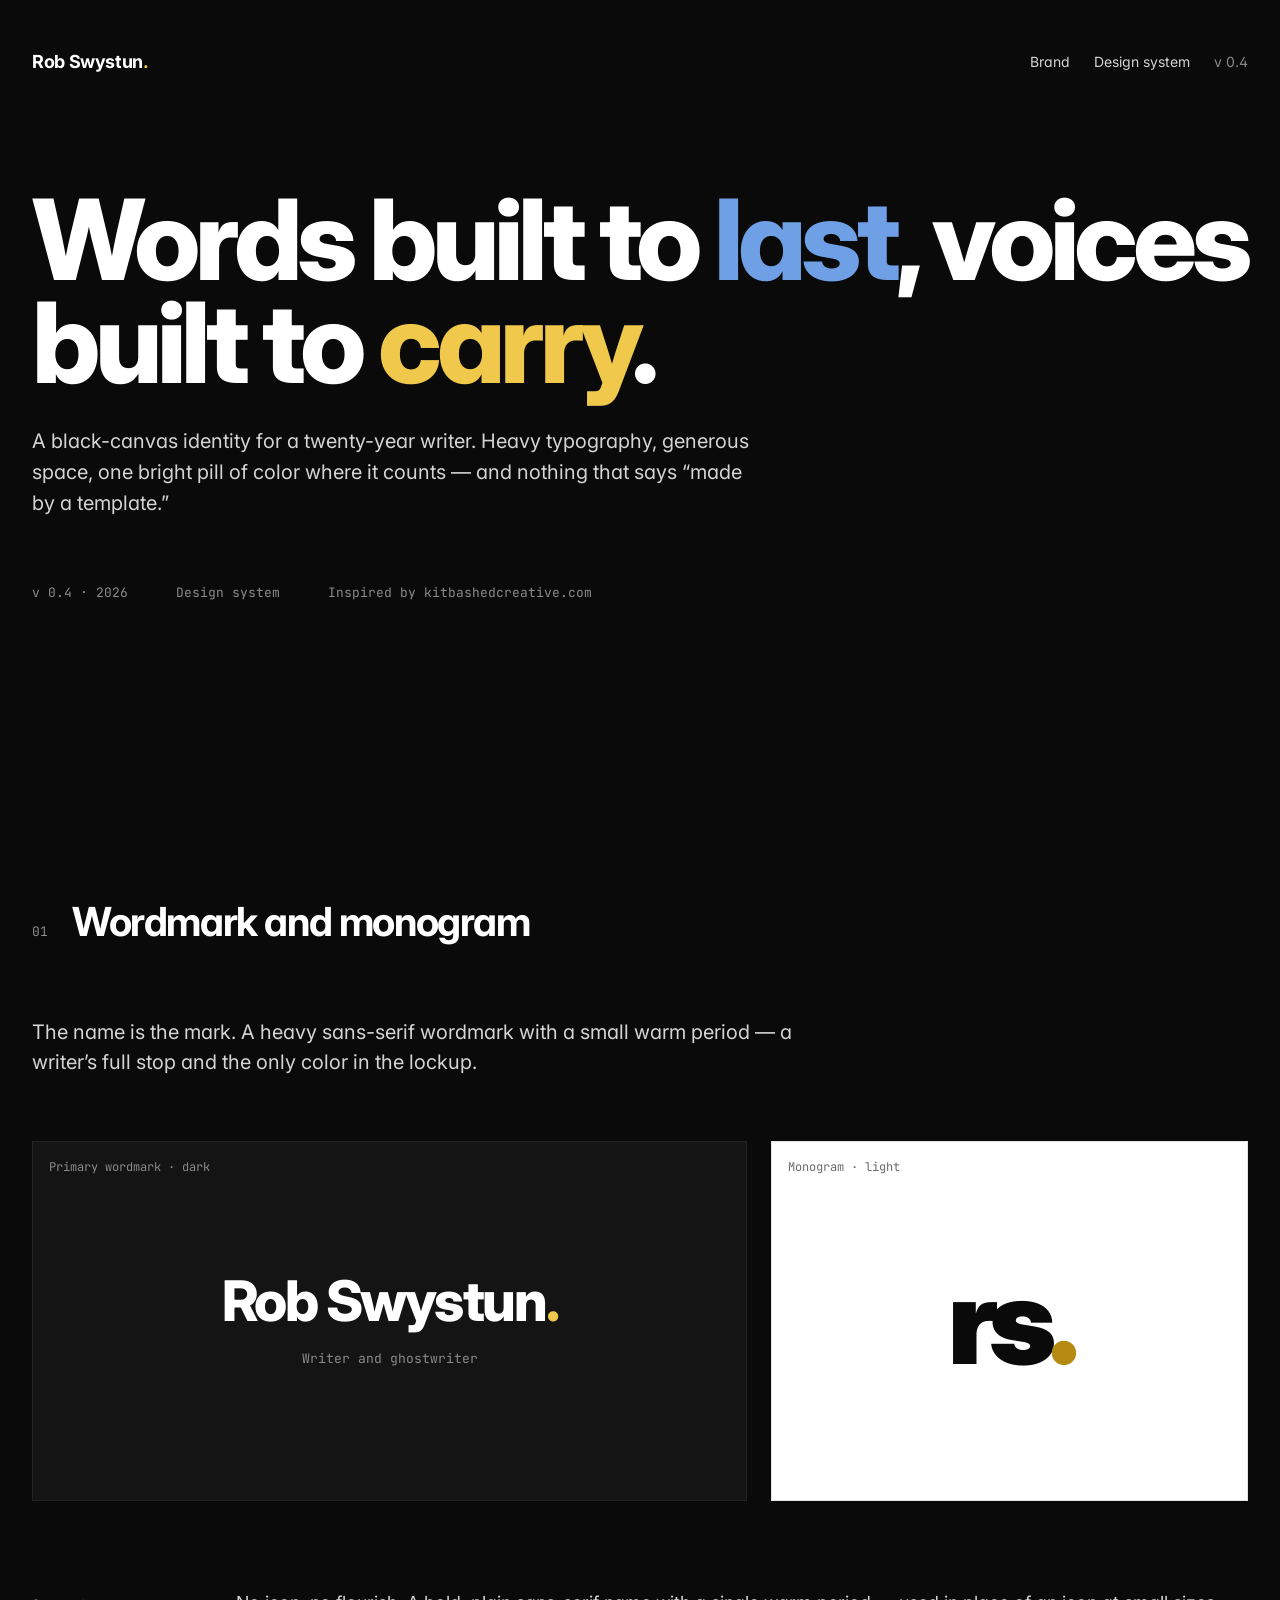
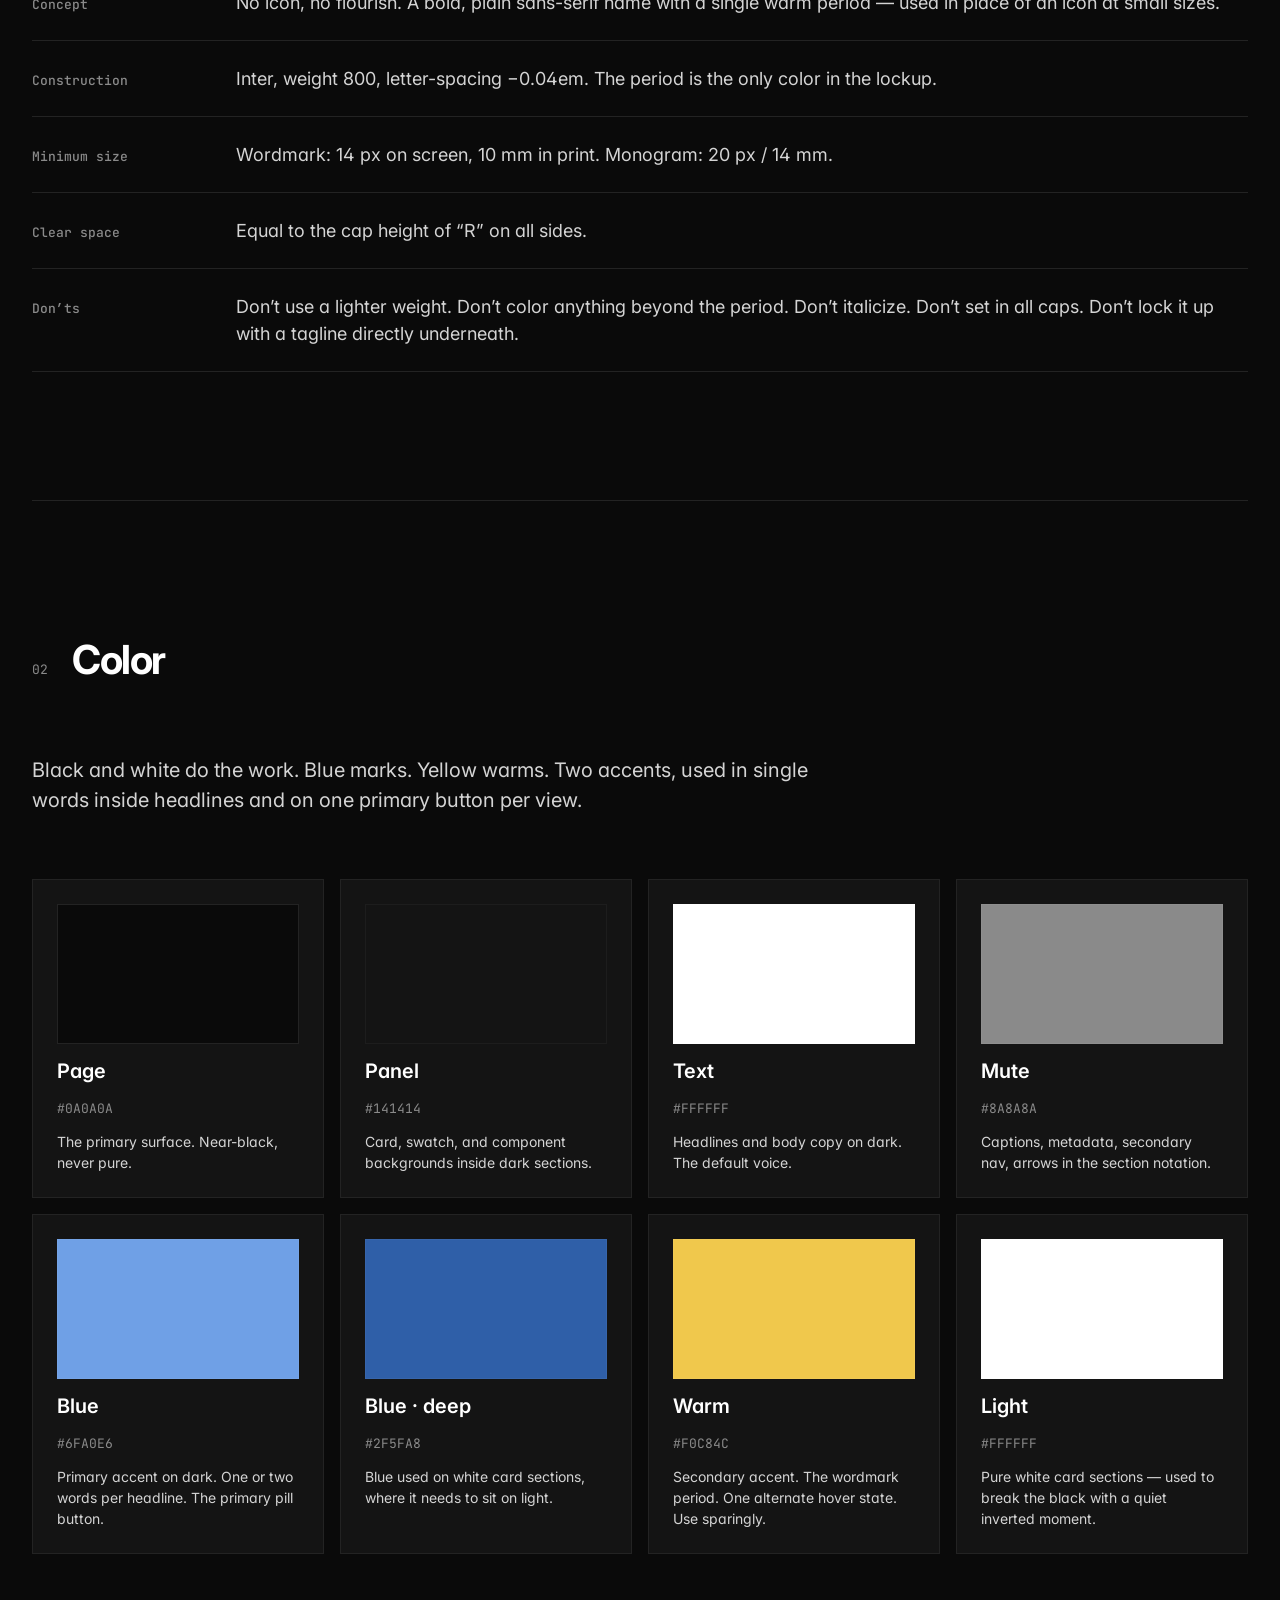
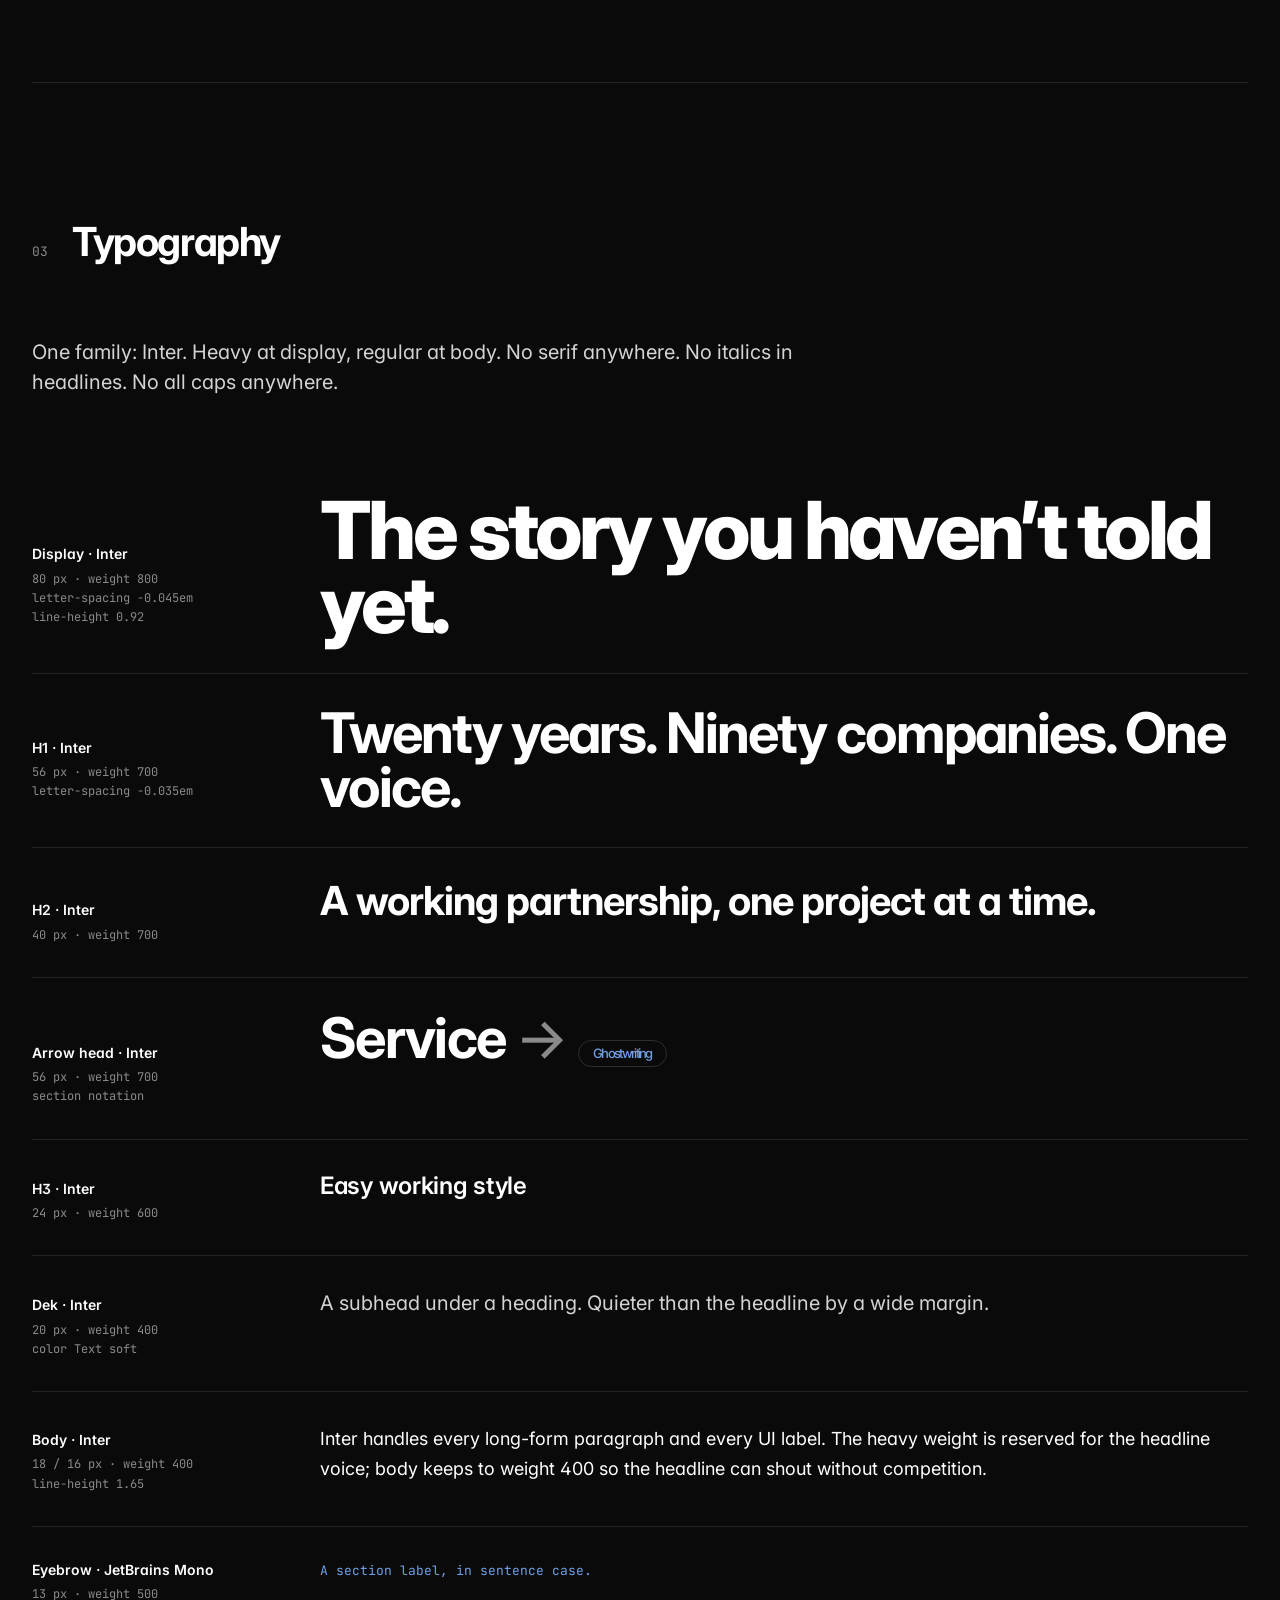
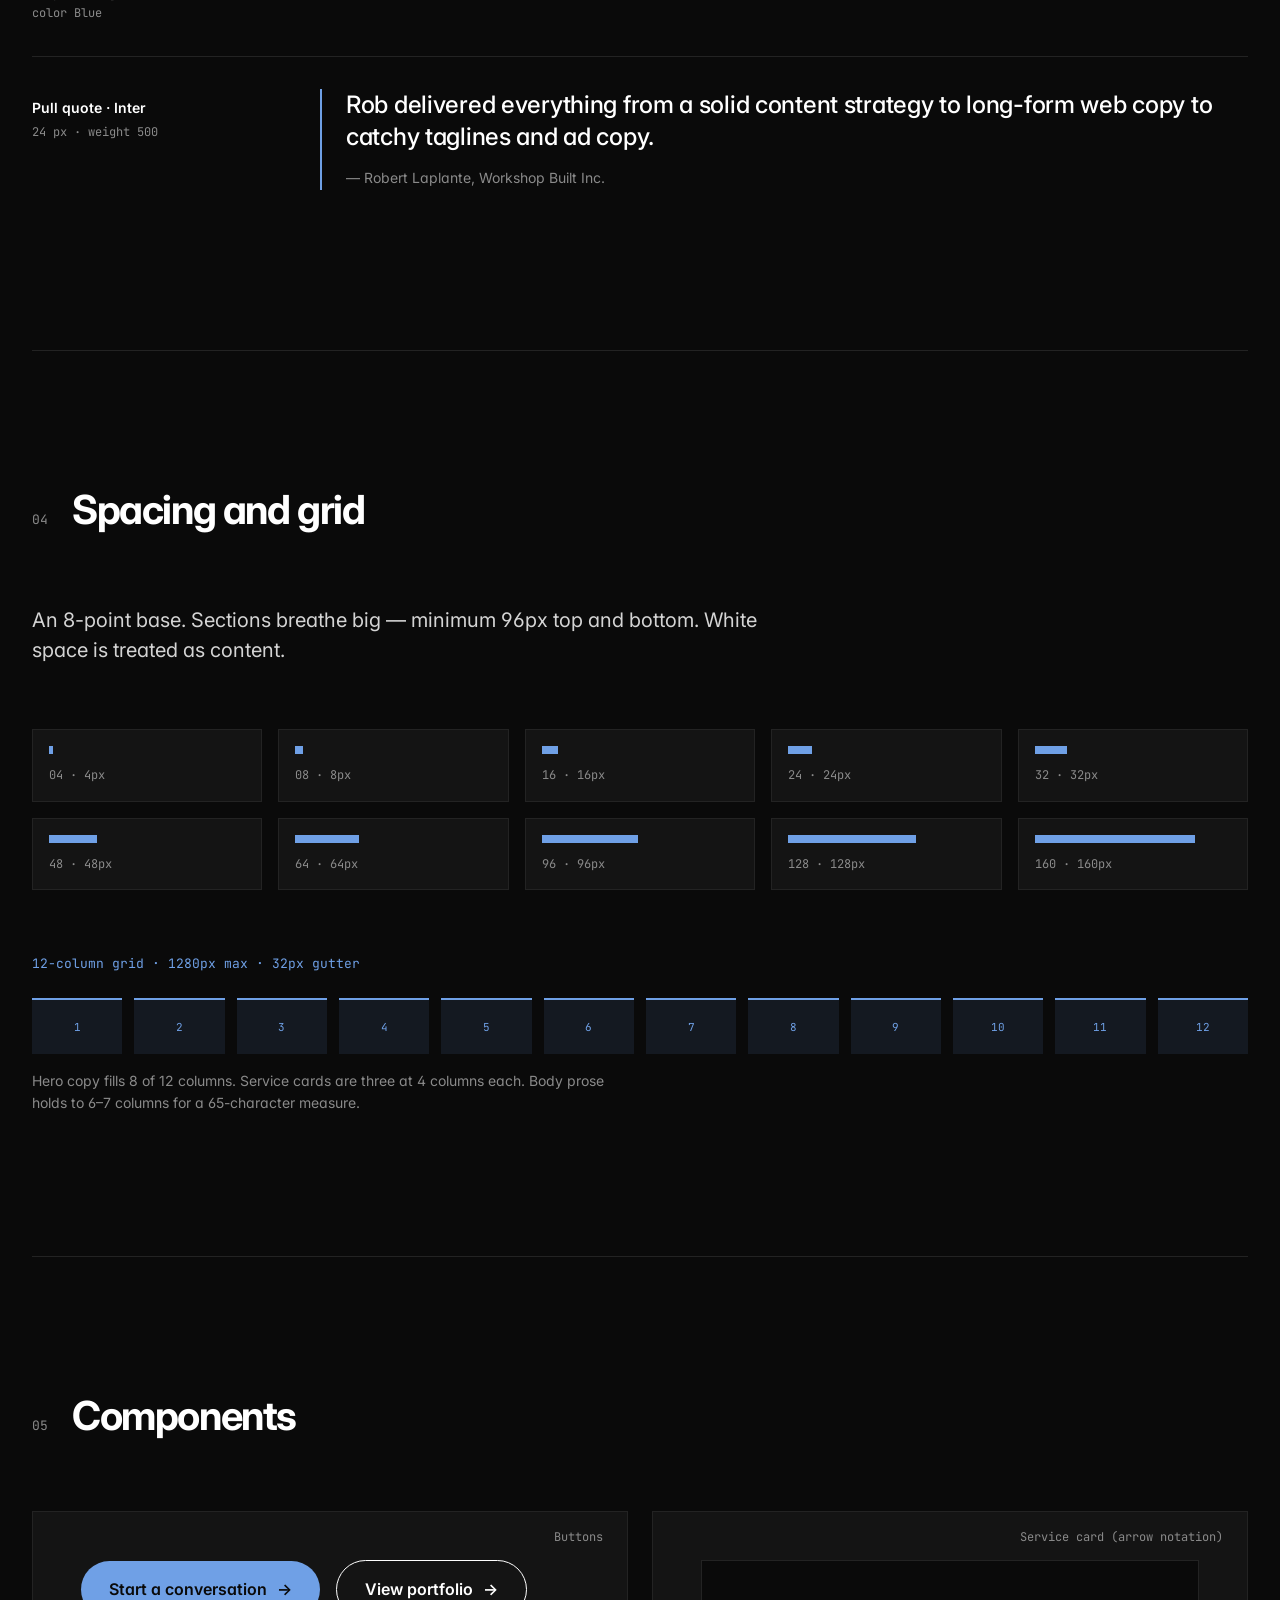
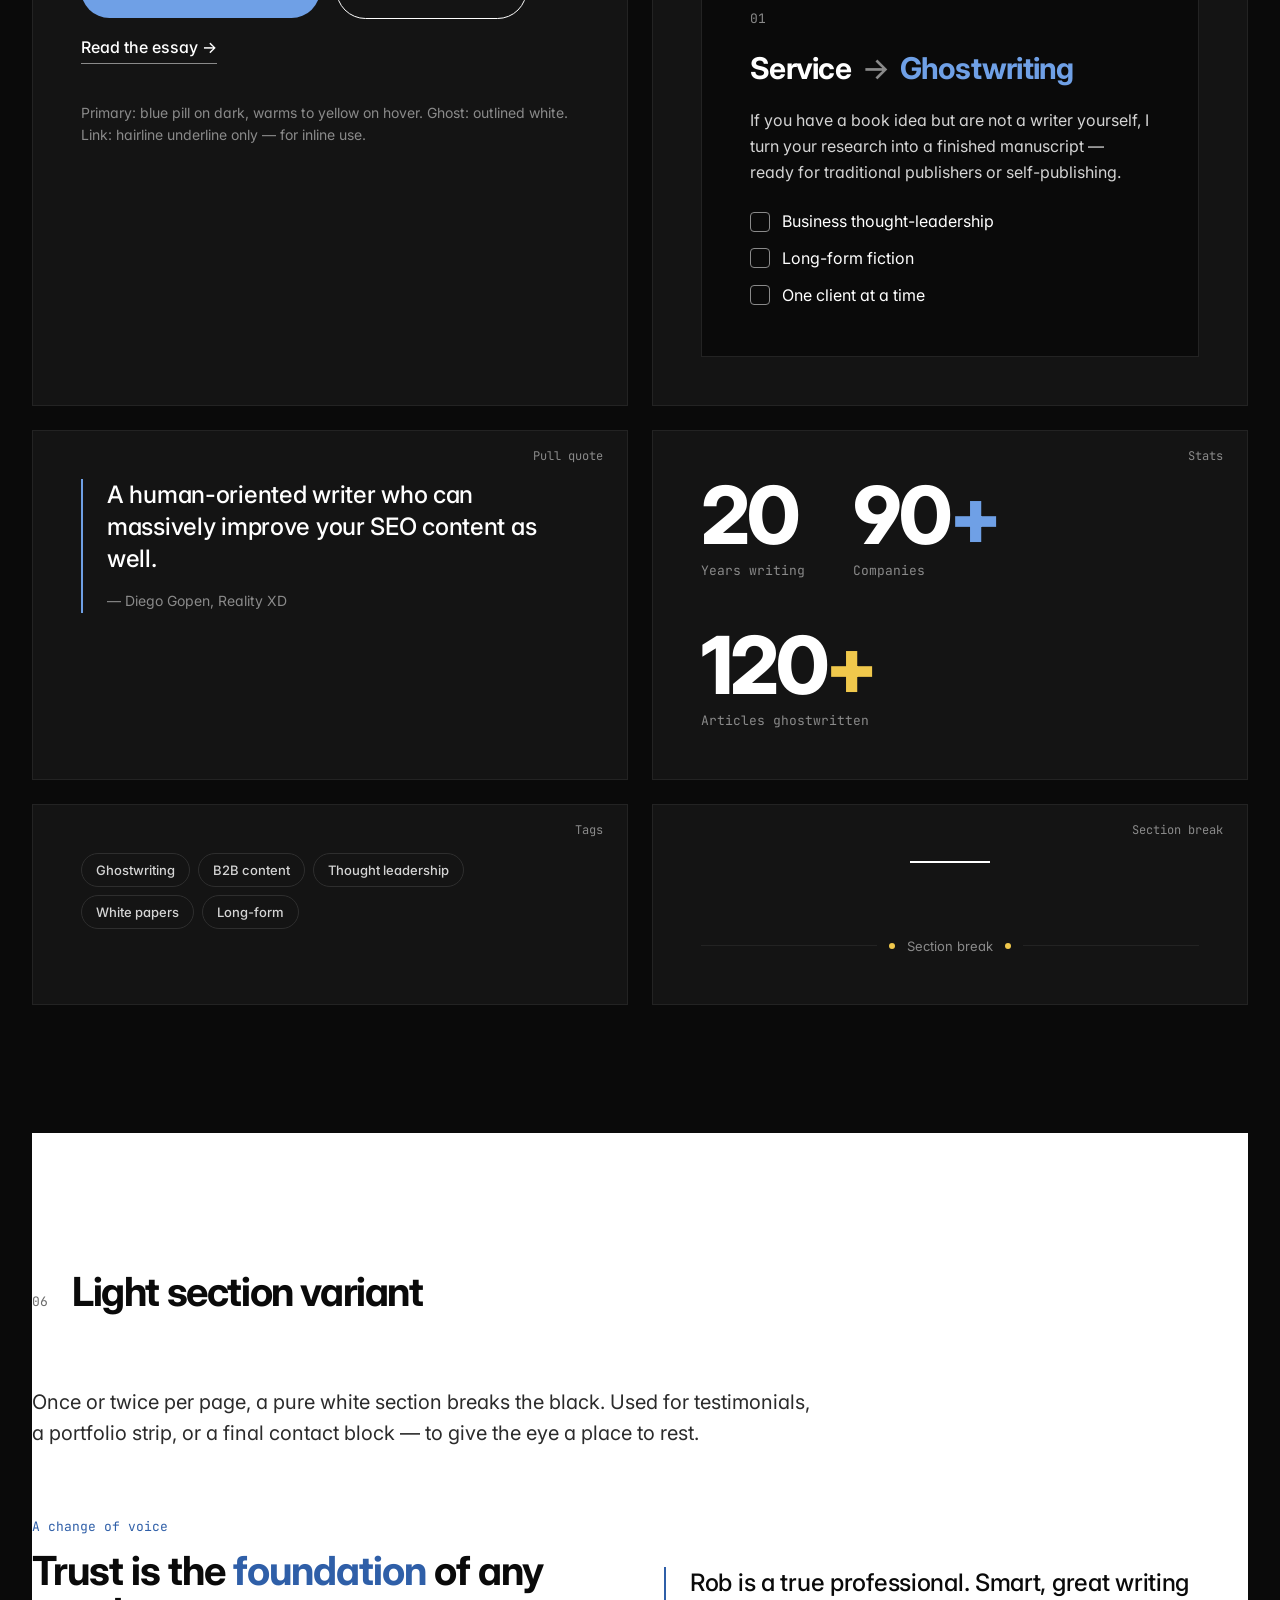
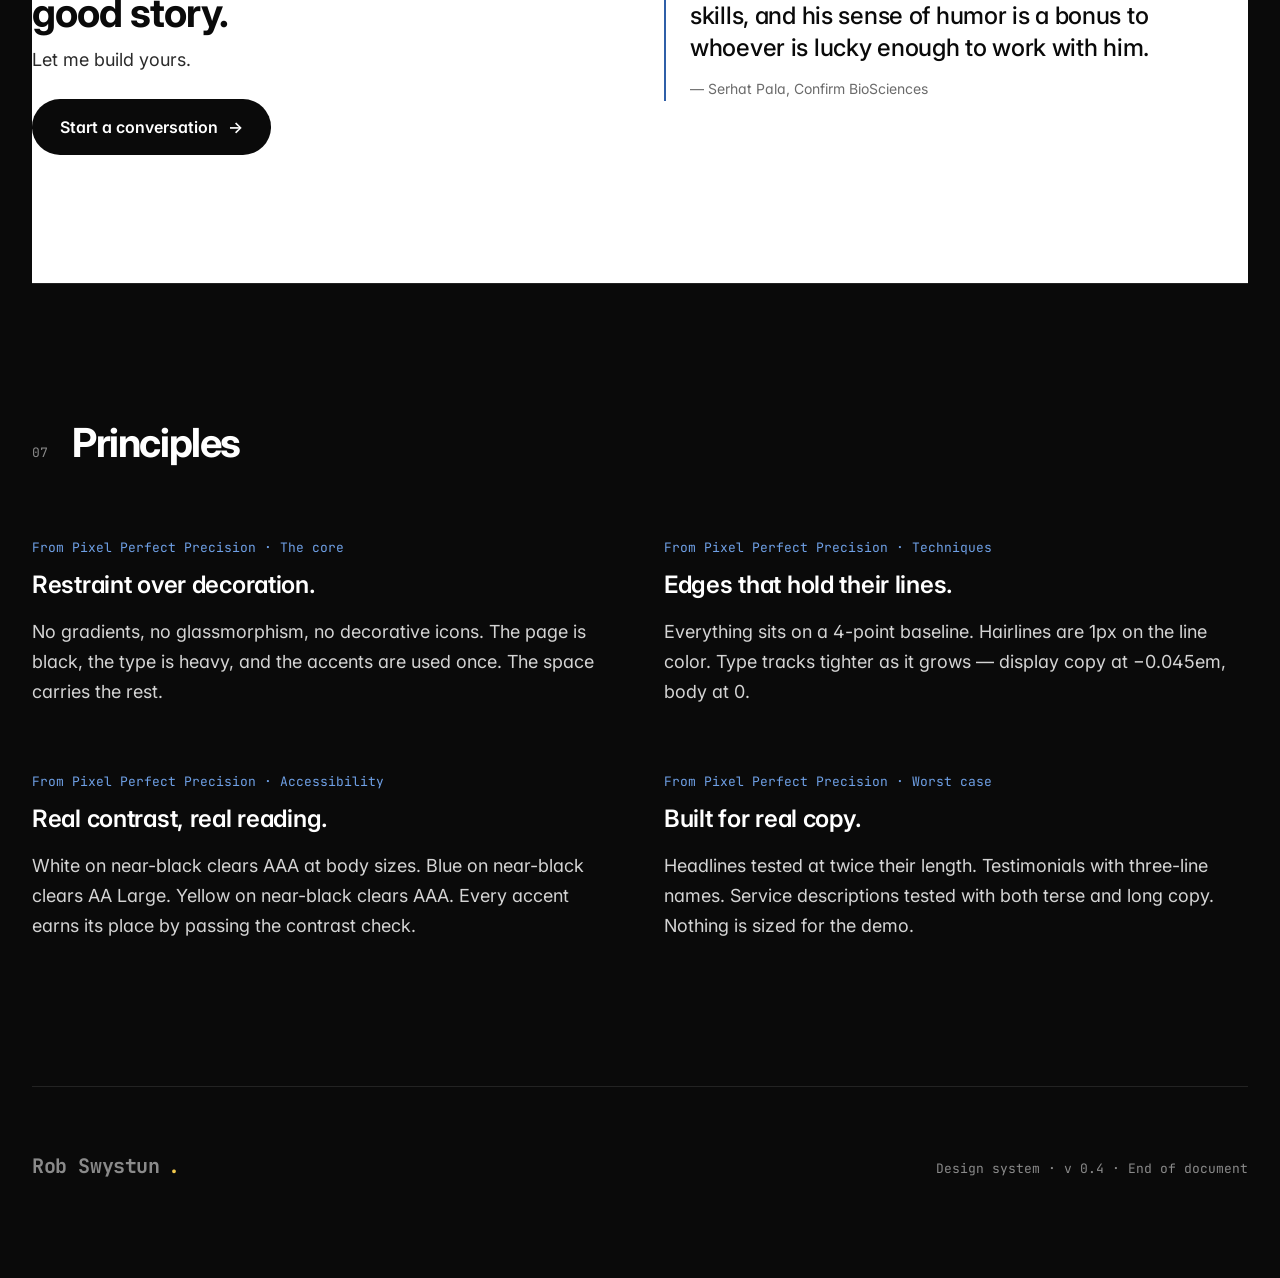
<file: design-system-v2.html>
<!doctype html>
<html lang="en">
<head>
<meta charset="utf-8" />
<meta name="viewport" content="width=device-width,initial-scale=1" />
<title>Design system — Rob Swystun</title>
<link rel="preconnect" href="https://fonts.googleapis.com">
<link rel="preconnect" href="https://fonts.gstatic.com" crossorigin>
<link href="https://fonts.googleapis.com/css2?family=Inter:wght@300;400;500;600;700;800;900&family=JetBrains+Mono:wght@400;500&display=swap" rel="stylesheet">
<style>
  :root{
    /* Core — dark by default */
    --page:        #0A0A0A;   /* near-black page */
    --page-2:      #141414;   /* card / panel backdrop on dark */
    --line:        #232323;   /* hairlines on dark */
    --line-2:      #2E2E2E;   /* slightly stronger divider */
    --text:        #FFFFFF;
    --text-soft:   #D4D4D4;
    --text-mute:   #8A8A8A;

    /* Inverted (for light card sections) */
    --light:       #FFFFFF;
    --ink:         #0A0A0A;
    --ink-soft:    #2B2B2B;
    --ink-mute:    #6B6B6B;
    --light-rule:  #E4E4E1;

    /* Accents — readable on both light and dark */
    --blue:        #6FA0E6;   /* primary accent, on dark */
    --blue-deep:   #2F5FA8;   /* accent on light */
    --warm:        #F0C84C;   /* warm yellow, secondary accent */
    --warm-deep:   #B58A12;   /* yellow on light */

    /* Type */
    --sans:  "Inter", -apple-system, BlinkMacSystemFont, "Helvetica Neue", Arial, sans-serif;
    --mono:  "JetBrains Mono", ui-monospace, SFMono-Regular, Menlo, monospace;

    /* Scale (a touch larger at display, kitbashed-ish) */
    --t-12: 0.75rem;
    --t-13: 0.8125rem;
    --t-14: 0.875rem;
    --t-16: 1rem;
    --t-18: 1.125rem;
    --t-20: 1.25rem;
    --t-24: 1.5rem;
    --t-30: 1.875rem;
    --t-40: 2.5rem;
    --t-56: 3.5rem;
    --t-80: 5rem;
    --t-112: 7rem;

    /* Spacing — 8pt */
    --s-1: 4px; --s-2: 8px; --s-3: 12px; --s-4: 16px; --s-5: 24px;
    --s-6: 32px; --s-7: 48px; --s-8: 64px; --s-9: 96px; --s-10: 128px; --s-11: 160px;

    --maxw: 1280px;
    --gutter: 32px;
  }

  *{ box-sizing: border-box }
  html, body{ margin: 0; padding: 0 }
  body{
    background: var(--page);
    color: var(--text);
    font-family: var(--sans);
    font-size: var(--t-16);
    line-height: 1.55;
    -webkit-font-smoothing: antialiased;
    text-rendering: optimizeLegibility;
    font-feature-settings: "ss01","cv11";
  }
  ::selection{ background: var(--blue); color: var(--ink); }
  a{ color: inherit; text-decoration: none; }

  .wrap{ max-width: var(--maxw); margin: 0 auto; padding: 0 var(--gutter); }
  section{ padding: var(--s-10) 0; border-top: 1px solid var(--line); }
  section:first-of-type{ border-top: 0 }

  /* Light card section variant */
  .inverted{
    background: var(--light);
    color: var(--ink);
    border-top: 0;
    margin: 0;
  }
  .inverted .sec-num{ color: var(--ink-mute); }
  .inverted .sec-title{ color: var(--ink); }
  .inverted .ts-small{ color: var(--ink-mute); }
  .inverted hr{ border-color: var(--light-rule); }

  /* Section head */
  .sec-head{ display:flex; align-items:baseline; gap: var(--s-5); margin-bottom: var(--s-8);}
  .sec-num{ font-family: var(--mono); font-size: var(--t-13); color: var(--text-mute);}
  .sec-title{ font-weight: 700; font-size: var(--t-40); letter-spacing: -0.035em; margin: 0;}
  .sec-eyebrow{ font-family: var(--mono); font-size: var(--t-13); color: var(--blue); margin-bottom: var(--s-3);}

  /* === MASTHEAD === */
  .masthead{ padding: var(--s-7) 0 var(--s-11); border-top: 0;}
  .topbar{ display:flex; justify-content: space-between; align-items: center; padding-bottom: var(--s-7); }
  .brandmark{ font-weight: 700; font-size: var(--t-18); letter-spacing: -0.02em;}
  .brandmark .dot{ color: var(--warm); }
  .topnav{ display:flex; gap: var(--s-5); font-size: var(--t-14); color: var(--text-soft);}

  .masthead h1{
    font-weight: 800; font-size: clamp(56px, 9vw, 112px);
    line-height: 0.92; letter-spacing: -0.045em;
    margin: var(--s-8) 0 var(--s-6); max-width: 18ch;
  }
  .masthead h1 .blue{ color: var(--blue); }
  .masthead h1 .warm{ color: var(--warm); }

  .masthead .dek{ font-size: var(--t-20); max-width: 56ch; color: var(--text-soft); margin: 0;}

  .masthead .meta{ display:flex; gap: var(--s-7); margin-top: var(--s-8); font-family: var(--mono); font-size: var(--t-13); color: var(--text-mute);}

  /* === WORDMARK === */
  .logo-grid{ display:grid; grid-template-columns: 1.2fr .8fr; gap: var(--s-5);}
  .logo-card{
    background: var(--page-2); border: 1px solid var(--line);
    padding: var(--s-9); display:flex; flex-direction:column;
    justify-content:center; align-items:center; min-height: 360px; position: relative;
  }
  .logo-card.light{ background: var(--light); color: var(--ink); border-color: var(--light-rule); }
  .logo-card .label{
    position:absolute; top: var(--s-4); left: var(--s-4);
    font-family: var(--mono); font-size: var(--t-12); color: var(--text-mute);
  }
  .logo-card.light .label{ color: var(--ink-mute); }

  .wordmark{ font-weight: 800; font-size: 56px; letter-spacing: -0.04em; line-height: 1; }
  .wordmark .dot{ color: var(--warm); }
  .logo-card.light .wordmark .dot{ color: var(--warm-deep); }

  .monogram{ font-weight: 900; font-size: 120px; line-height: 0.9; letter-spacing: -0.07em;}
  .monogram .dot{ color: var(--warm); }
  .logo-card.light .monogram .dot{ color: var(--warm-deep); }

  .lockup{ display:flex; flex-direction:column; gap: var(--s-2); align-items:center;}
  .lockup .role{ font-family: var(--mono); font-size: var(--t-13); color: var(--text-mute); margin-top: var(--s-3);}
  .logo-card.light .lockup .role{ color: var(--ink-mute); }

  .logo-notes{ margin-top: var(--s-8); }
  .logo-notes ul{ list-style:none; padding:0; margin:0; }
  .logo-notes li{
    padding: var(--s-5) 0; border-bottom: 1px solid var(--line);
    display:grid; grid-template-columns: 180px 1fr; gap: var(--s-5); align-items: baseline;
  }
  .logo-notes li strong{ font-family: var(--mono); font-weight: 500; font-size: var(--t-13); color: var(--text-mute);}
  .logo-notes li span{ font-size: var(--t-18); line-height: 1.5; color: var(--text-soft);}

  /* === COLOR === */
  .swatch-grid{ display:grid; grid-template-columns: repeat(4, 1fr); gap: var(--s-4);}
  .swatch{
    background: var(--page-2); border: 1px solid var(--line);
    padding: var(--s-5); display:flex; flex-direction:column; gap: var(--s-3);
  }
  .swatch .chip{ height: 140px; border: 1px solid rgba(255,255,255,.04);}
  .swatch .name{ font-weight: 600; font-size: var(--t-20); margin:0;}
  .swatch .hex{ font-family: var(--mono); font-size: var(--t-13); color: var(--text-mute);}
  .swatch .use{ font-size: var(--t-14); color: var(--text-soft); line-height: 1.5;}

  /* === TYPOGRAPHY === */
  .type-row{
    display:grid; grid-template-columns: 240px 1fr; gap: var(--s-7);
    padding: var(--s-6) 0; border-bottom: 1px solid var(--line); align-items: baseline;
  }
  .type-row:last-child{ border-bottom: 0 }
  .type-row .meta{ font-family: var(--mono); font-size: var(--t-12); color: var(--text-mute); line-height: 1.6;}
  .type-row .meta strong{ display:block; color: var(--text); font-weight: 600; margin-bottom: 4px; font-size: var(--t-14); font-family: var(--sans);}

  .ts-display{ font-weight: 800; font-size: var(--t-80); line-height: 0.92; letter-spacing: -0.045em;}
  .ts-h1{ font-weight: 700; font-size: var(--t-56); line-height: 0.98; letter-spacing: -0.035em;}
  .ts-h2{ font-weight: 700; font-size: var(--t-40); line-height: 1.05; letter-spacing: -0.025em;}
  .ts-h3{ font-weight: 600; font-size: var(--t-24); line-height: 1.2; letter-spacing: -0.012em;}
  .ts-dek{ font-weight: 400; font-size: var(--t-20); line-height: 1.5; color: var(--text-soft);}
  .ts-body{ font-weight: 400; font-size: var(--t-18); line-height: 1.65; color: var(--text);}
  .ts-small{ font-size: var(--t-14); line-height: 1.55; color: var(--text-mute);}
  .ts-eyebrow{ font-family: var(--mono); font-size: var(--t-13); color: var(--blue);}
  .ts-arrow{ font-weight: 700; font-size: var(--t-56); line-height: 1; letter-spacing: -0.03em;}
  .ts-arrow .head{ color: var(--text); }
  .ts-arrow .arrow{ color: var(--text-mute); margin: 0 .2em; font-weight: 500; }
  .ts-arrow .tag{ color: var(--blue); }

  /* === SPACING === */
  .space-grid{ display:grid; grid-template-columns: repeat(5,1fr); gap: var(--s-4);}
  .space-cell{
    background: var(--page-2); border: 1px solid var(--line);
    padding: var(--s-4); display:flex; flex-direction: column; gap: var(--s-3);
  }
  .space-bar{ background: var(--blue); height: 8px;}
  .space-cell .lbl{ font-family: var(--mono); font-size: var(--t-12); color: var(--text-mute);}

  /* === COMPONENTS === */
  .comp-grid{ display:grid; grid-template-columns: 1fr 1fr; gap: var(--s-5);}
  .comp{
    background: var(--page-2); border: 1px solid var(--line);
    padding: var(--s-7); display:flex; flex-direction:column; gap: var(--s-5); position: relative;
  }
  .comp .ctitle{
    position:absolute; top: var(--s-4); right: var(--s-5);
    font-family: var(--mono); font-size: var(--t-12); color: var(--text-mute);
  }

  /* Buttons — pill, kitbashed-style */
  .btn{
    display:inline-flex; align-items:center; gap: 10px;
    font-family: var(--sans); font-weight: 600; font-size: var(--t-16);
    padding: 16px 28px; border-radius: 999px; border: 0; cursor: pointer;
    background: var(--blue); color: var(--ink);
    transition: transform .25s ease, background .25s ease;
  }
  .btn:hover{ background: var(--warm); transform: translateY(-1px);}
  .btn .arrow{ display:inline-block; transition: transform .25s ease; }
  .btn:hover .arrow{ transform: translateX(4px); }
  .btn.ghost{ background: transparent; color: var(--text); border: 1px solid var(--text);}
  .btn.ghost:hover{ background: var(--text); color: var(--ink); border-color: var(--text); transform: translateY(-1px);}
  .btn.link{
    background: transparent; border: 0; padding: 0; border-radius: 0;
    color: var(--text); font-weight: 500;
    border-bottom: 1px solid var(--text-mute); padding-bottom: 4px;
  }
  .btn.link:hover{ color: var(--blue); border-color: var(--blue); background: transparent; transform: none;}

  /* Service card with arrow notation */
  .service-card{
    background: var(--page); border: 1px solid var(--line);
    padding: var(--s-7); display:flex; flex-direction:column; gap: var(--s-5);
  }
  .service-card .lbl{ font-family: var(--mono); font-size: var(--t-13); color: var(--text-mute);}
  .service-card h4{
    font-weight: 700; font-size: var(--t-30); letter-spacing: -0.025em; line-height: 1.05;
    margin: 0;
  }
  .service-card h4 .arrow{ color: var(--text-mute); font-weight: 500; margin: 0 .15em;}
  .service-card h4 .accent{ color: var(--blue); }
  .service-card h4 .accent-warm{ color: var(--warm); }
  .service-card p{ margin: 0; color: var(--text-soft); font-size: var(--t-16); line-height: 1.6;}

  /* Checklist (kitbashed-style) */
  .check-list{ list-style: none; padding: 0; margin: 0; display:flex; flex-direction: column; gap: var(--s-3);}
  .check-list li{ display:flex; gap: var(--s-3); align-items:center; font-size: var(--t-16);}
  .check-list li::before{
    content: "";
    width: 18px; height: 18px; border: 1.5px solid var(--text-mute);
    border-radius: 4px; flex-shrink: 0;
    position: relative;
  }

  /* Pull quote */
  .pull-quote{ border-left: 2px solid var(--blue); padding-left: var(--s-5); margin: 0;}
  .pull-quote p{
    font-weight: 500; font-size: var(--t-24); line-height: 1.35;
    letter-spacing: -0.012em; margin: 0 0 var(--s-3);
  }
  .pull-quote cite{ font-style: normal; font-size: var(--t-14); color: var(--text-mute);}

  /* Stat */
  .stat{ display:flex; flex-direction:column; gap: 4px;}
  .stat .num{ font-weight: 800; font-size: var(--t-80); line-height: 0.9; letter-spacing: -0.04em;}
  .stat .num .plus{ color: var(--blue);}
  .stat .num .warm{ color: var(--warm);}
  .stat .lbl{ font-family: var(--mono); font-size: var(--t-13); color: var(--text-mute); margin-top: 6px;}

  /* Tag */
  .tag{
    display:inline-block; font-size: var(--t-13); font-weight: 500;
    padding: 6px 14px; border: 1px solid var(--line-2); color: var(--text-soft);
    border-radius: 999px;
  }

  /* Rules */
  .rule-thin{ height:1px; background: var(--line); border:0;}
  .rule-thick{ height: 2px; background: var(--text); border: 0; width: 80px;}

  /* Grid demo */
  .grid-demo{ display:grid; grid-template-columns: repeat(12, 1fr); gap: var(--s-3); margin-top: var(--s-5);}
  .grid-demo .col{
    background: rgba(111,160,230,.10); border-top: 2px solid var(--blue); height: 56px;
    display:flex; align-items: center; justify-content:center;
    font-family: var(--mono); font-size: 11px; color: var(--blue);
  }

  /* Footer */
  footer{ padding: var(--s-8) 0 var(--s-9); border-top: 1px solid var(--line); }
  footer .row{
    display:flex; justify-content: space-between; align-items:baseline;
    font-family: var(--mono); font-size: var(--t-13); color: var(--text-mute);
  }
  footer .signoff{ display:flex; gap: var(--s-2); align-items: baseline; font-weight: 700; font-size: var(--t-20); letter-spacing: -0.02em;}
  footer .signoff .dot{ color: var(--warm); }

  /* Responsive */
  @media (max-width: 860px){
    .logo-grid, .comp-grid{ grid-template-columns: 1fr;}
    .swatch-grid{ grid-template-columns: repeat(2, 1fr);}
    .space-grid{ grid-template-columns: repeat(2, 1fr);}
    .type-row{ grid-template-columns: 1fr; gap: var(--s-3);}
    .logo-notes li{ grid-template-columns: 1fr; gap: var(--s-2);}
    .ts-display{ font-size: var(--t-56);}
    .ts-h1{ font-size: var(--t-40);}
    .ts-arrow{ font-size: var(--t-40);}
  }
</style>
</head>
<body>
<div class="wrap">

  <!-- MASTHEAD -->
  <header class="masthead">
    <div class="topbar">
      <div class="brandmark">Rob Swystun<span class="dot">.</span></div>
      <nav class="topnav">
        <span>Brand</span>
        <span>Design system</span>
        <span style="color:var(--text-mute)">v 0.4</span>
      </nav>
    </div>

    <h1>Words built to <span class="blue">last</span>, voices built to <span class="warm">carry</span>.</h1>
    <p class="dek">A black-canvas identity for a twenty-year writer. Heavy typography, generous space, one bright pill of color where it counts — and nothing that says “made by a template.”</p>

    <div class="meta">
      <span>v 0.4 · 2026</span>
      <span>Design system</span>
      <span>Inspired by kitbashedcreative.com</span>
    </div>
  </header>

  <!-- 01 — WORDMARK -->
  <section>
    <div class="sec-head">
      <span class="sec-num">01</span>
      <h2 class="sec-title">Wordmark and monogram</h2>
    </div>
    <p class="ts-dek" style="max-width: 60ch; margin: 0 0 var(--s-8);">The name is the mark. A heavy sans-serif wordmark with a small warm period — a writer’s full stop and the only color in the lockup.</p>

    <div class="logo-grid">
      <div class="logo-card">
        <span class="label">Primary wordmark · dark</span>
        <div class="lockup">
          <div class="wordmark">Rob&nbsp;Swystun<span class="dot">.</span></div>
          <div class="role">Writer and ghostwriter</div>
        </div>
      </div>
      <div class="logo-card light">
        <span class="label">Monogram · light</span>
        <div class="lockup">
          <div class="monogram">rs<span class="dot">.</span></div>
        </div>
      </div>
    </div>

    <div class="logo-notes">
      <ul>
        <li><strong>Concept</strong><span>No icon, no flourish. A bold, plain sans-serif name with a single warm period — used in place of an icon at small sizes.</span></li>
        <li><strong>Construction</strong><span>Inter, weight 800, letter-spacing −0.04em. The period is the only color in the lockup.</span></li>
        <li><strong>Minimum size</strong><span>Wordmark: 14 px on screen, 10 mm in print. Monogram: 20 px / 14 mm.</span></li>
        <li><strong>Clear space</strong><span>Equal to the cap height of “R” on all sides.</span></li>
        <li><strong>Don’ts</strong><span>Don’t use a lighter weight. Don’t color anything beyond the period. Don’t italicize. Don’t set in all caps. Don’t lock it up with a tagline directly underneath.</span></li>
      </ul>
    </div>
  </section>

  <!-- 02 — COLOR -->
  <section>
    <div class="sec-head">
      <span class="sec-num">02</span>
      <h2 class="sec-title">Color</h2>
    </div>
    <p class="ts-dek" style="max-width: 60ch; margin: 0 0 var(--s-8);">Black and white do the work. Blue marks. Yellow warms. Two accents, used in single words inside headlines and on one primary button per view.</p>
    <div class="swatch-grid">
      <div class="swatch">
        <div class="chip" style="background: var(--page); border-color: var(--line);"></div>
        <p class="name">Page</p>
        <span class="hex">#0A0A0A</span>
        <span class="use">The primary surface. Near-black, never pure.</span>
      </div>
      <div class="swatch">
        <div class="chip" style="background: var(--page-2)"></div>
        <p class="name">Panel</p>
        <span class="hex">#141414</span>
        <span class="use">Card, swatch, and component backgrounds inside dark sections.</span>
      </div>
      <div class="swatch">
        <div class="chip" style="background: var(--text)"></div>
        <p class="name">Text</p>
        <span class="hex">#FFFFFF</span>
        <span class="use">Headlines and body copy on dark. The default voice.</span>
      </div>
      <div class="swatch">
        <div class="chip" style="background: var(--text-mute)"></div>
        <p class="name">Mute</p>
        <span class="hex">#8A8A8A</span>
        <span class="use">Captions, metadata, secondary nav, arrows in the section notation.</span>
      </div>
      <div class="swatch">
        <div class="chip" style="background: var(--blue)"></div>
        <p class="name">Blue</p>
        <span class="hex">#6FA0E6</span>
        <span class="use">Primary accent on dark. One or two words per headline. The primary pill button.</span>
      </div>
      <div class="swatch">
        <div class="chip" style="background: var(--blue-deep)"></div>
        <p class="name">Blue · deep</p>
        <span class="hex">#2F5FA8</span>
        <span class="use">Blue used on white card sections, where it needs to sit on light.</span>
      </div>
      <div class="swatch">
        <div class="chip" style="background: var(--warm)"></div>
        <p class="name">Warm</p>
        <span class="hex">#F0C84C</span>
        <span class="use">Secondary accent. The wordmark period. One alternate hover state. Use sparingly.</span>
      </div>
      <div class="swatch">
        <div class="chip" style="background: var(--light)"></div>
        <p class="name">Light</p>
        <span class="hex">#FFFFFF</span>
        <span class="use">Pure white card sections — used to break the black with a quiet inverted moment.</span>
      </div>
    </div>
  </section>

  <!-- 03 — TYPOGRAPHY -->
  <section>
    <div class="sec-head">
      <span class="sec-num">03</span>
      <h2 class="sec-title">Typography</h2>
    </div>
    <p class="ts-dek" style="max-width: 60ch; margin: 0 0 var(--s-8);">One family: Inter. Heavy at display, regular at body. No serif anywhere. No italics in headlines. No all caps anywhere.</p>

    <div class="type-row">
      <div class="meta"><strong>Display · Inter</strong>80 px · weight 800<br/>letter-spacing −0.045em<br/>line-height 0.92</div>
      <div class="ts-display">The story you haven’t told yet.</div>
    </div>
    <div class="type-row">
      <div class="meta"><strong>H1 · Inter</strong>56 px · weight 700<br/>letter-spacing −0.035em</div>
      <div class="ts-h1">Twenty years. Ninety companies. One voice.</div>
    </div>
    <div class="type-row">
      <div class="meta"><strong>H2 · Inter</strong>40 px · weight 700</div>
      <div class="ts-h2">A working partnership, one project at a time.</div>
    </div>
    <div class="type-row">
      <div class="meta"><strong>Arrow head · Inter</strong>56 px · weight 700<br/>section notation</div>
      <div class="ts-arrow"><span class="head">Service</span><span class="arrow">→</span><span class="tag">Ghostwriting</span></div>
    </div>
    <div class="type-row">
      <div class="meta"><strong>H3 · Inter</strong>24 px · weight 600</div>
      <div class="ts-h3">Easy working style</div>
    </div>
    <div class="type-row">
      <div class="meta"><strong>Dek · Inter</strong>20 px · weight 400<br/>color Text soft</div>
      <div class="ts-dek">A subhead under a heading. Quieter than the headline by a wide margin.</div>
    </div>
    <div class="type-row">
      <div class="meta"><strong>Body · Inter</strong>18 / 16 px · weight 400<br/>line-height 1.65</div>
      <div class="ts-body">Inter handles every long-form paragraph and every UI label. The heavy weight is reserved for the headline voice; body keeps to weight 400 so the headline can shout without competition.</div>
    </div>
    <div class="type-row">
      <div class="meta"><strong>Eyebrow · JetBrains Mono</strong>13 px · weight 500<br/>color Blue</div>
      <div class="ts-eyebrow">A section label, in sentence case.</div>
    </div>
    <div class="type-row">
      <div class="meta"><strong>Pull quote · Inter</strong>24 px · weight 500</div>
      <blockquote class="pull-quote" style="border-color: var(--blue)">
        <p>Rob delivered everything from a solid content strategy to long-form web copy to catchy taglines and ad copy.</p>
        <cite>— Robert Laplante, Workshop Built Inc.</cite>
      </blockquote>
    </div>
  </section>

  <!-- 04 — SPACING -->
  <section>
    <div class="sec-head">
      <span class="sec-num">04</span>
      <h2 class="sec-title">Spacing and grid</h2>
    </div>
    <p class="ts-dek" style="max-width: 60ch; margin: 0 0 var(--s-8);">An 8-point base. Sections breathe big — minimum 96px top and bottom. White space is treated as content.</p>

    <div class="space-grid">
      <div class="space-cell"><div class="space-bar" style="width:4px"></div><span class="lbl">04 · 4px</span></div>
      <div class="space-cell"><div class="space-bar" style="width:8px"></div><span class="lbl">08 · 8px</span></div>
      <div class="space-cell"><div class="space-bar" style="width:16px"></div><span class="lbl">16 · 16px</span></div>
      <div class="space-cell"><div class="space-bar" style="width:24px"></div><span class="lbl">24 · 24px</span></div>
      <div class="space-cell"><div class="space-bar" style="width:32px"></div><span class="lbl">32 · 32px</span></div>
      <div class="space-cell"><div class="space-bar" style="width:48px"></div><span class="lbl">48 · 48px</span></div>
      <div class="space-cell"><div class="space-bar" style="width:64px"></div><span class="lbl">64 · 64px</span></div>
      <div class="space-cell"><div class="space-bar" style="width:96px"></div><span class="lbl">96 · 96px</span></div>
      <div class="space-cell"><div class="space-bar" style="width:128px"></div><span class="lbl">128 · 128px</span></div>
      <div class="space-cell"><div class="space-bar" style="width:160px"></div><span class="lbl">160 · 160px</span></div>
    </div>

    <div style="margin-top: var(--s-8);">
      <div class="ts-eyebrow">12-column grid · 1280px max · 32px gutter</div>
      <div class="grid-demo">
        <div class="col">1</div><div class="col">2</div><div class="col">3</div><div class="col">4</div>
        <div class="col">5</div><div class="col">6</div><div class="col">7</div><div class="col">8</div>
        <div class="col">9</div><div class="col">10</div><div class="col">11</div><div class="col">12</div>
      </div>
      <p class="ts-small" style="margin-top: var(--s-4); max-width: 64ch;">Hero copy fills 8 of 12 columns. Service cards are three at 4 columns each. Body prose holds to 6–7 columns for a 65-character measure.</p>
    </div>
  </section>

  <!-- 05 — COMPONENTS -->
  <section>
    <div class="sec-head">
      <span class="sec-num">05</span>
      <h2 class="sec-title">Components</h2>
    </div>

    <div class="comp-grid">

      <div class="comp">
        <span class="ctitle">Buttons</span>
        <div style="display:flex; flex-wrap:wrap; gap: var(--s-4); align-items:center;">
          <a class="btn" href="#">Start a conversation <span class="arrow">→</span></a>
          <a class="btn ghost" href="#">View portfolio <span class="arrow">→</span></a>
          <a class="btn link" href="#">Read the essay →</a>
        </div>
        <p class="ts-small">Primary: blue pill on dark, warms to yellow on hover. Ghost: outlined white. Link: hairline underline only — for inline use.</p>
      </div>

      <div class="comp">
        <span class="ctitle">Service card (arrow notation)</span>
        <div class="service-card">
          <span class="lbl">01</span>
          <h4>Service <span class="arrow">→</span> <span class="accent">Ghostwriting</span></h4>
          <p>If you have a book idea but are not a writer yourself, I turn your research into a finished manuscript — ready for traditional publishers or self-publishing.</p>
          <ul class="check-list">
            <li>Business thought-leadership</li>
            <li>Long-form fiction</li>
            <li>One client at a time</li>
          </ul>
        </div>
      </div>

      <div class="comp">
        <span class="ctitle">Pull quote</span>
        <blockquote class="pull-quote">
          <p>A human-oriented writer who can massively improve your SEO content as well.</p>
          <cite>— Diego Gopen, Reality XD</cite>
        </blockquote>
      </div>

      <div class="comp">
        <span class="ctitle">Stats</span>
        <div style="display:flex; gap: var(--s-7); flex-wrap: wrap;">
          <div class="stat"><span class="num">20</span><span class="lbl">Years writing</span></div>
          <div class="stat"><span class="num">90<span class="plus">+</span></span><span class="lbl">Companies</span></div>
          <div class="stat"><span class="num">120<span class="warm">+</span></span><span class="lbl">Articles ghostwritten</span></div>
        </div>
      </div>

      <div class="comp">
        <span class="ctitle">Tags</span>
        <div style="display:flex; gap: var(--s-2); flex-wrap:wrap;">
          <span class="tag">Ghostwriting</span>
          <span class="tag">B2B content</span>
          <span class="tag">Thought leadership</span>
          <span class="tag">White papers</span>
          <span class="tag">Long-form</span>
        </div>
      </div>

      <div class="comp">
        <span class="ctitle">Section break</span>
        <hr class="rule-thick" />
        <hr class="rule-thin" />
        <div style="display:flex; align-items:center; gap: var(--s-3); color: var(--text-mute);">
          <hr class="rule-thin" style="flex:1;" />
          <span style="display:inline-block; width:6px; height:6px; background: var(--warm); border-radius: 50%;"></span>
          <span style="font-size: var(--t-13);">Section break</span>
          <span style="display:inline-block; width:6px; height:6px; background: var(--warm); border-radius: 50%;"></span>
          <hr class="rule-thin" style="flex:1;" />
        </div>
      </div>

    </div>
  </section>

  <!-- 06 — INVERTED PREVIEW -->
  <section class="inverted">
    <div class="wrap" style="padding: 0;">
      <div class="sec-head">
        <span class="sec-num">06</span>
        <h2 class="sec-title">Light section variant</h2>
      </div>
      <p style="max-width: 60ch; color: var(--ink-soft); font-size: var(--t-20); margin: 0 0 var(--s-8);">Once or twice per page, a pure white section breaks the black. Used for testimonials, a portfolio strip, or a final contact block — to give the eye a place to rest.</p>

      <div style="display:grid; grid-template-columns: 1fr 1fr; gap: var(--s-7); align-items:center;">
        <div>
          <span class="ts-eyebrow" style="color: var(--blue-deep);">A change of voice</span>
          <h3 style="font-weight: 700; font-size: var(--t-40); letter-spacing: -0.025em; margin: var(--s-3) 0; line-height: 1.05;">
            Trust is the <span style="color: var(--blue-deep);">foundation</span> of any good story.
          </h3>
          <p style="color: var(--ink-soft); max-width: 50ch; margin: 0 0 var(--s-5); font-size: var(--t-18); line-height: 1.6;">
            Let me build yours.
          </p>
          <a href="#" class="btn" style="background: var(--ink); color: var(--light);">Start a conversation <span class="arrow">→</span></a>
        </div>
        <blockquote class="pull-quote" style="border-color: var(--blue-deep);">
          <p style="color: var(--ink);">Rob is a true professional. Smart, great writing skills, and his sense of humor is a bonus to whoever is lucky enough to work with him.</p>
          <cite style="color: var(--ink-mute);">— Serhat Pala, Confirm BioSciences</cite>
        </blockquote>
      </div>
    </div>
  </section>

  <!-- 07 — PRINCIPLES -->
  <section>
    <div class="sec-head">
      <span class="sec-num">07</span>
      <h2 class="sec-title">Principles</h2>
    </div>
    <div style="display:grid; grid-template-columns: repeat(2, 1fr); gap: var(--s-7);">
      <div>
        <div class="ts-eyebrow">From Pixel Perfect Precision · The core</div>
        <h3 class="ts-h3" style="margin: var(--s-3) 0;">Restraint over decoration.</h3>
        <p class="ts-body" style="color: var(--text-soft); max-width: 56ch;">No gradients, no glassmorphism, no decorative icons. The page is black, the type is heavy, and the accents are used once. The space carries the rest.</p>
      </div>
      <div>
        <div class="ts-eyebrow">From Pixel Perfect Precision · Techniques</div>
        <h3 class="ts-h3" style="margin: var(--s-3) 0;">Edges that hold their lines.</h3>
        <p class="ts-body" style="color: var(--text-soft); max-width: 56ch;">Everything sits on a 4-point baseline. Hairlines are 1px on the line color. Type tracks tighter as it grows — display copy at −0.045em, body at 0.</p>
      </div>
      <div>
        <div class="ts-eyebrow">From Pixel Perfect Precision · Accessibility</div>
        <h3 class="ts-h3" style="margin: var(--s-3) 0;">Real contrast, real reading.</h3>
        <p class="ts-body" style="color: var(--text-soft); max-width: 56ch;">White on near-black clears AAA at body sizes. Blue on near-black clears AA Large. Yellow on near-black clears AAA. Every accent earns its place by passing the contrast check.</p>
      </div>
      <div>
        <div class="ts-eyebrow">From Pixel Perfect Precision · Worst case</div>
        <h3 class="ts-h3" style="margin: var(--s-3) 0;">Built for real copy.</h3>
        <p class="ts-body" style="color: var(--text-soft); max-width: 56ch;">Headlines tested at twice their length. Testimonials with three-line names. Service descriptions tested with both terse and long copy. Nothing is sized for the demo.</p>
      </div>
    </div>
  </section>

  <footer>
    <div class="row">
      <div class="signoff">Rob Swystun<span class="dot">.</span></div>
      <span>Design system · v 0.4 · End of document</span>
    </div>
  </footer>

</div>
</body>
</html>
</file>
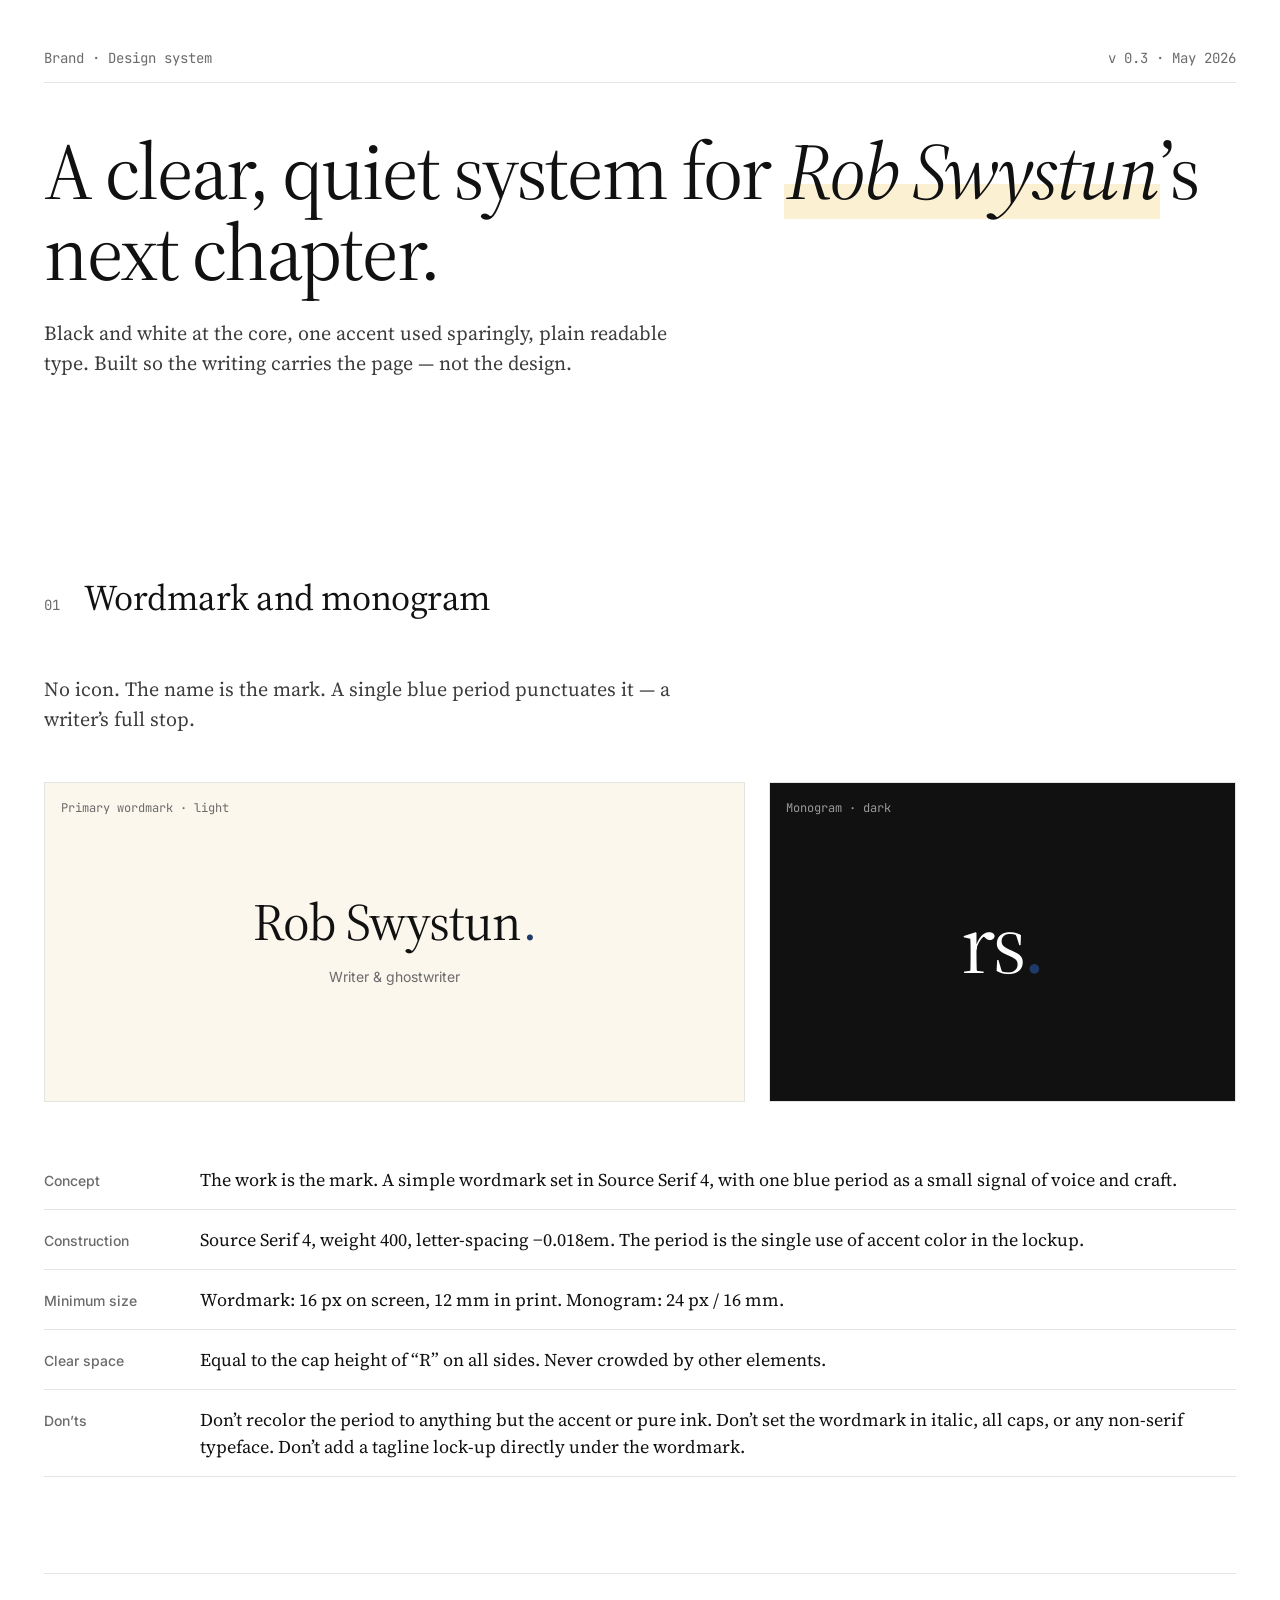
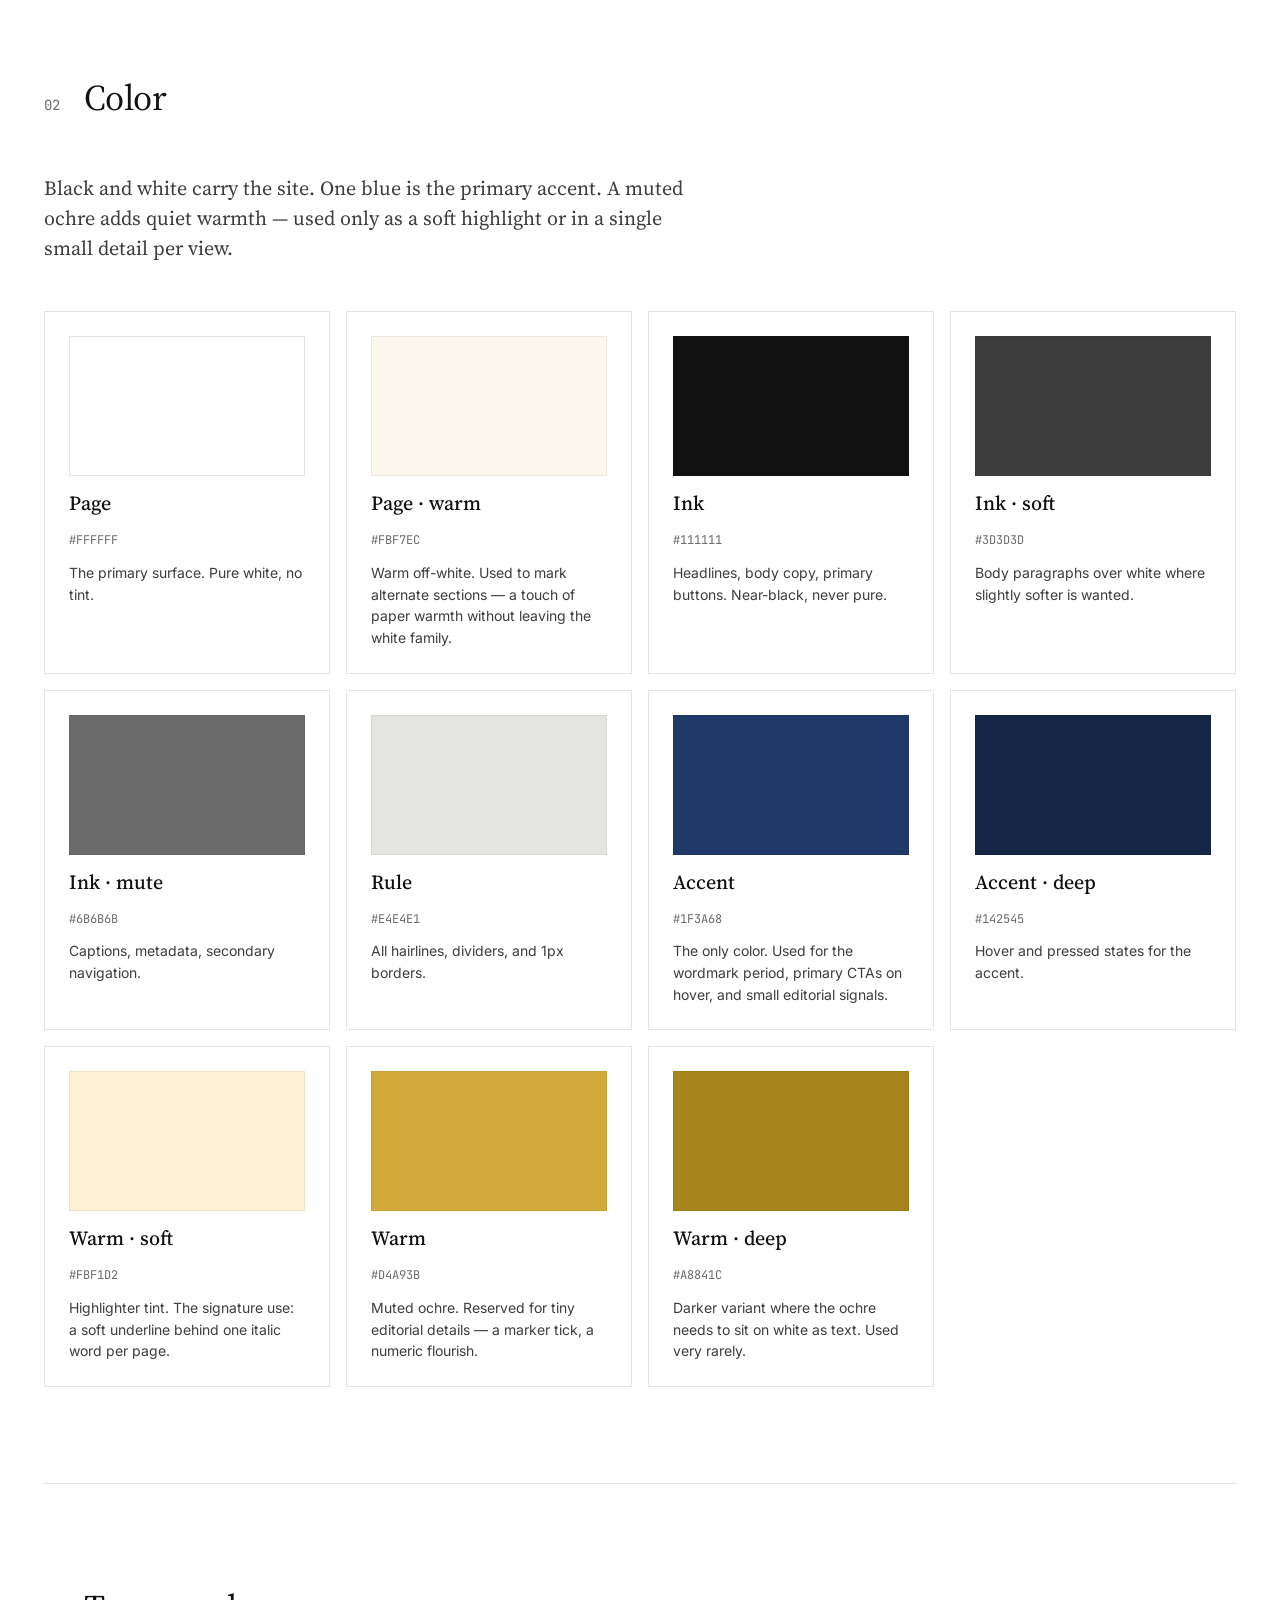
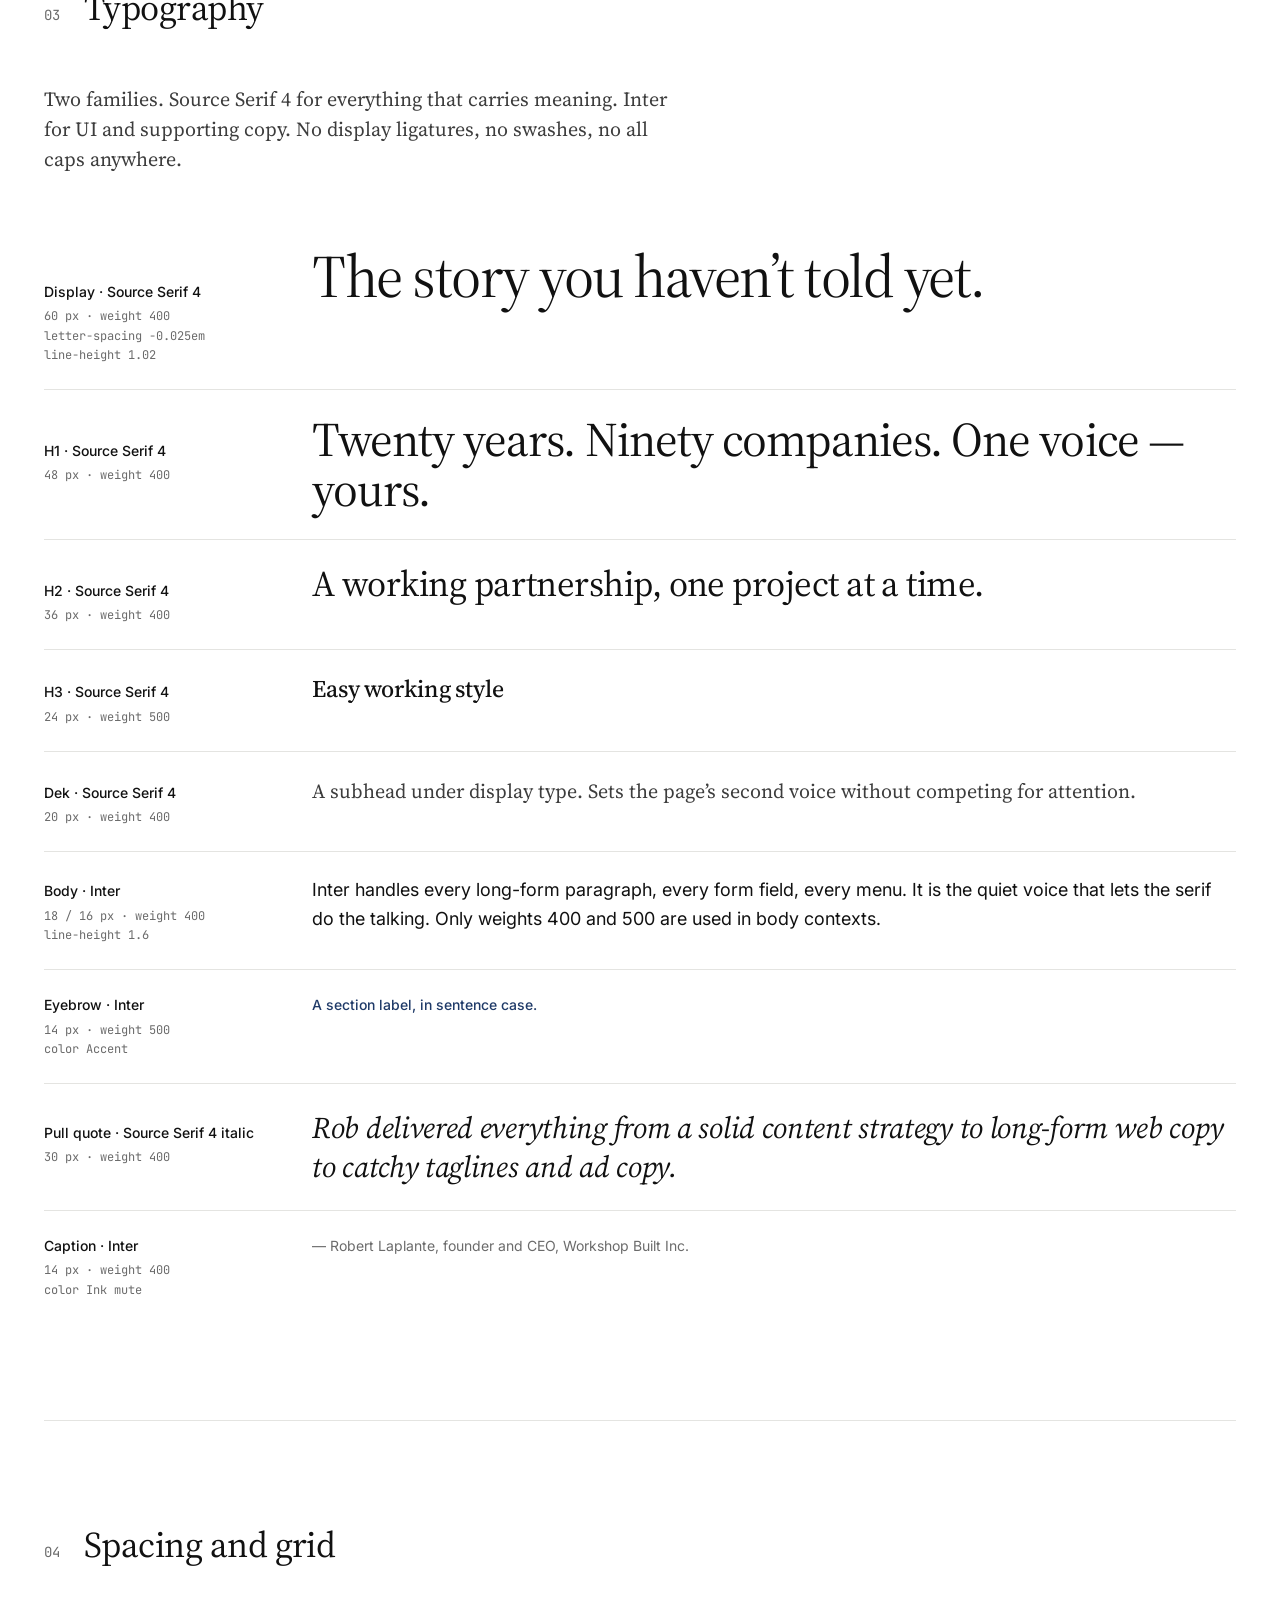
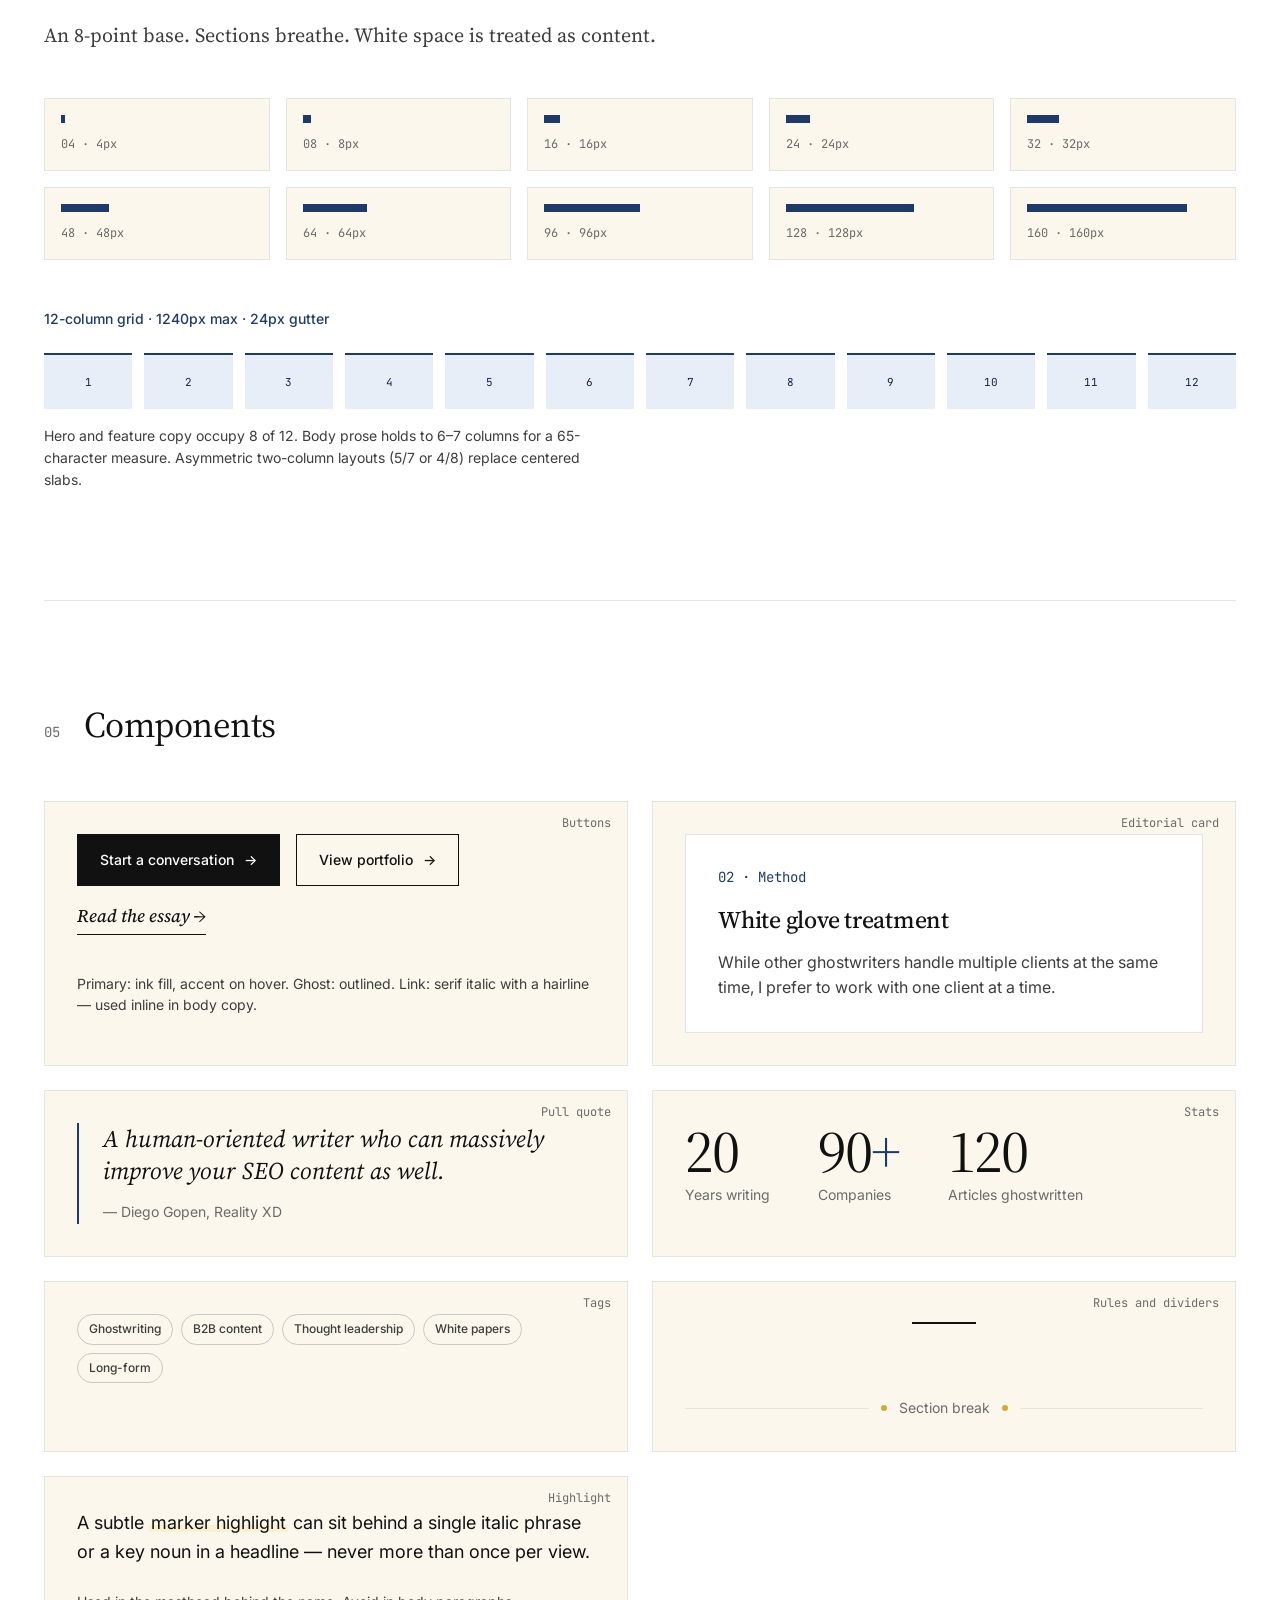
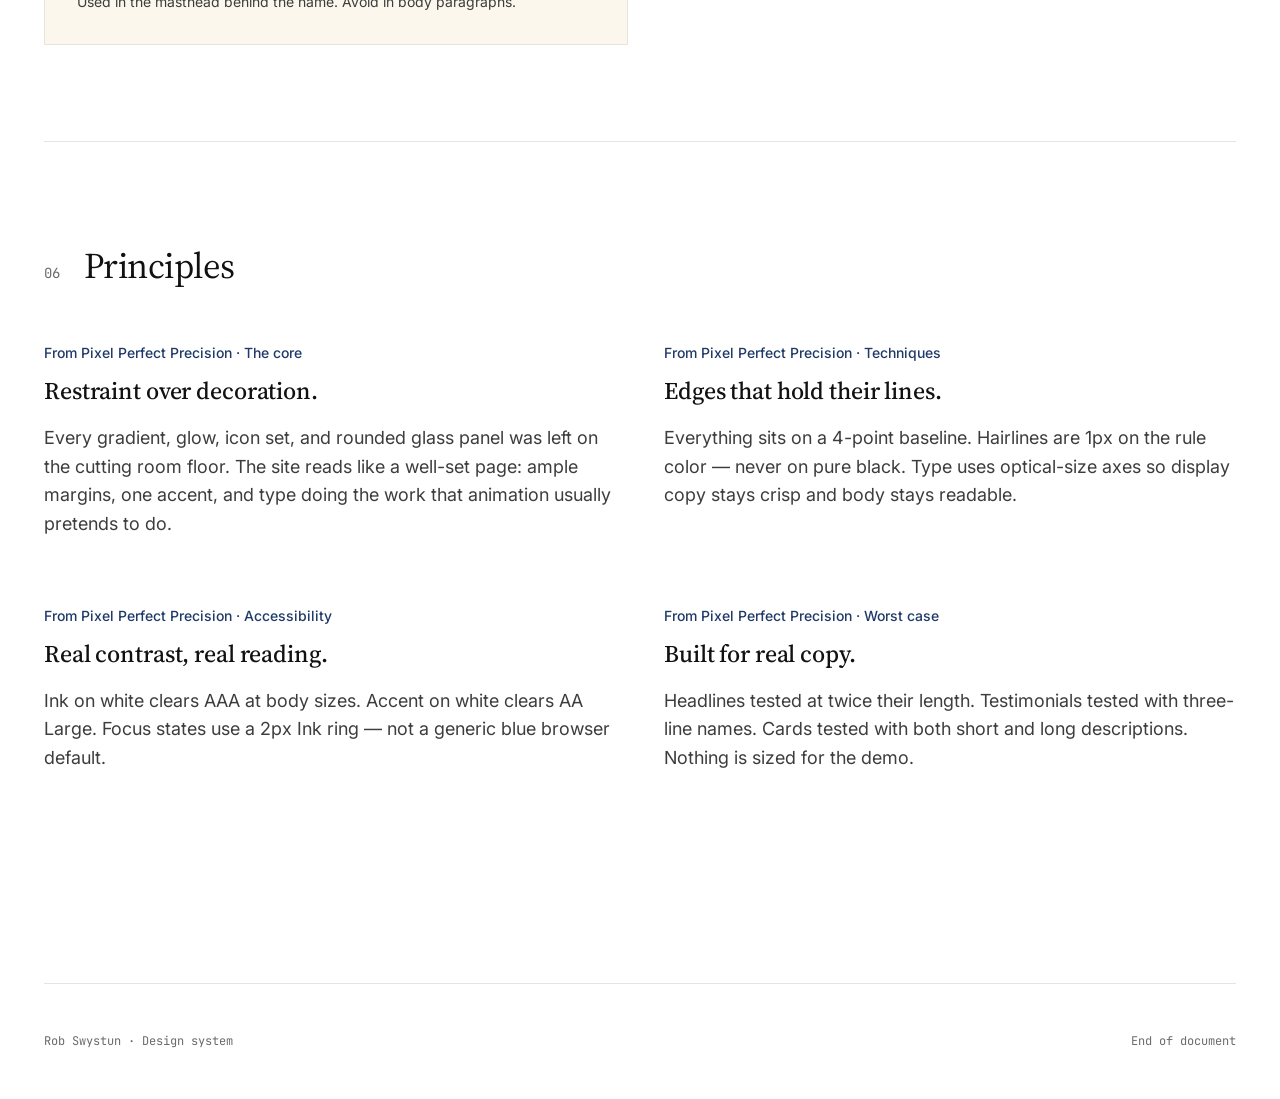
<file: design-system.html>
<!doctype html>
<html lang="en">
<head>
<meta charset="utf-8" />
<meta name="viewport" content="width=device-width,initial-scale=1" />
<title>Design System — Rob Swystun</title>
<link rel="preconnect" href="https://fonts.googleapis.com">
<link rel="preconnect" href="https://fonts.gstatic.com" crossorigin>
<link href="https://fonts.googleapis.com/css2?family=Source+Serif+4:opsz,wght@8..60,300;8..60,400;8..60,500;8..60,600&family=Inter:wght@300;400;500;600&family=JetBrains+Mono:wght@400;500&display=swap" rel="stylesheet">
<style>
  :root{
    /* Black & white core */
    --page:        #FFFFFF;   /* pure white page */
    --page-soft:   #FBF7EC;   /* warm off-white for alt sections */
    --ink:         #111111;   /* near-black */
    --ink-soft:    #3D3D3D;   /* secondary text */
    --ink-mute:    #6B6B6B;   /* tertiary text, captions */
    --rule:        #E4E4E1;   /* hairlines */
    --rule-strong: #C8C8C4;   /* heavier dividers */

    /* Primary accent — deep editorial blue */
    --accent:      #1F3A68;
    --accent-deep: #142545;
    --accent-soft: #E8EEF7;

    /* Warm secondary — used sparingly for warmth */
    --warm:        #D4A93B;   /* muted ochre / soft mustard */
    --warm-deep:   #A8841C;   /* darker variant for text on light */
    --warm-soft:   #FBF1D2;   /* gentle highlight / underline tint */

    /* Type */
    --serif: "Source Serif 4", "Iowan Old Style", Georgia, "Times New Roman", serif;
    --sans:  "Inter", -apple-system, BlinkMacSystemFont, "Helvetica Neue", Arial, sans-serif;
    --mono:  "JetBrains Mono", ui-monospace, SFMono-Regular, Menlo, monospace;

    /* Scale */
    --t-12: 0.75rem;
    --t-14: 0.875rem;
    --t-16: 1rem;
    --t-18: 1.125rem;
    --t-20: 1.25rem;
    --t-24: 1.5rem;
    --t-30: 1.875rem;
    --t-36: 2.25rem;
    --t-48: 3rem;
    --t-60: 3.75rem;
    --t-80: 5rem;

    /* Spacing (8pt grid) */
    --s-1: 4px; --s-2: 8px; --s-3: 12px; --s-4: 16px; --s-5: 24px;
    --s-6: 32px; --s-7: 48px; --s-8: 64px; --s-9: 96px; --s-10: 128px;

    --maxw: 1240px;
    --gutter: 24px;
  }

  *{box-sizing:border-box}
  html,body{margin:0;padding:0}
  body{
    background: var(--page);
    color: var(--ink);
    font-family: var(--sans);
    font-size: var(--t-16);
    line-height: 1.55;
    -webkit-font-smoothing: antialiased;
    text-rendering: optimizeLegibility;
  }
  ::selection{ background: var(--accent); color: #fff }

  .wrap{ max-width: var(--maxw); margin: 0 auto; padding: 0 var(--gutter); }
  section{ padding: var(--s-9) 0; border-top: 1px solid var(--rule); }
  section:first-of-type{ border-top: 0 }

  /* Section header */
  .sec-head{ display:flex; align-items:baseline; gap: var(--s-5); margin-bottom: var(--s-7);}
  .sec-num{ font-family: var(--mono); font-size: var(--t-14); color: var(--ink-mute);}
  .sec-title{ font-family: var(--serif); font-weight: 400; font-size: var(--t-36); letter-spacing: -0.015em; margin: 0;}
  .sec-eyebrow{ font-family: var(--sans); font-size: var(--t-14); font-weight: 500; color: var(--accent); margin-bottom: var(--s-3);}

  /* === MASTHEAD === */
  .masthead{ padding: var(--s-7) 0 var(--s-9); }
  .masthead .meta{ display:flex; justify-content: space-between; align-items: baseline; border-bottom: 1px solid var(--rule); padding-bottom: var(--s-3); margin-bottom: var(--s-7);}
  .masthead .meta span{ font-family: var(--mono); font-size: var(--t-14); color: var(--ink-mute);}
  .masthead h1{ font-family: var(--serif); font-weight: 400; font-size: clamp(48px, 7vw, 80px); line-height: 1.02; letter-spacing: -0.025em; margin: 0 0 var(--s-5);}
  .masthead h1 em{
    font-style: italic; color: var(--ink); font-weight: 400;
    background-image: linear-gradient(transparent 62%, var(--warm-soft) 62%, var(--warm-soft) 94%, transparent 94%);
    padding: 0 2px;
  }
  .masthead p.dek{ font-family: var(--serif); font-weight: 400; font-size: var(--t-20); max-width: 64ch; color: var(--ink-soft); margin: 0; line-height: 1.5;}

  /* === WORDMARK === */
  .logo-grid{ display:grid; grid-template-columns: 1.2fr .8fr; gap: var(--s-5); align-items:stretch;}
  .logo-card{ background: var(--page-soft); border: 1px solid var(--rule); padding: var(--s-8); display:flex; flex-direction:column; justify-content:center; align-items:center; min-height: 320px; position: relative; }
  .logo-card.dark{ background: var(--ink); color: var(--page);}
  .logo-card.dark .wordmark, .logo-card.dark .monogram{ color: var(--page)}
  .logo-card .label{ position:absolute; top: var(--s-4); left: var(--s-4); font-family: var(--mono); font-size: var(--t-12); color: var(--ink-mute);}
  .logo-card.dark .label{ color: #9a9a9a;}

  .wordmark{ font-family: var(--serif); font-weight: 400; font-size: 52px; letter-spacing: -0.018em; line-height: 1;}
  .wordmark .dot{ color: var(--accent); margin-left: 2px;}

  .monogram{ font-family: var(--serif); font-weight: 400; font-size: 88px; line-height: 1; letter-spacing: -0.02em;}
  .monogram .dot{ color: var(--accent);}

  .lockup{ display:flex; flex-direction:column; gap: var(--s-2); align-items:center;}
  .lockup .role{ font-family: var(--sans); font-size: var(--t-14); color: var(--ink-mute); margin-top: 10px;}
  .logo-card.dark .lockup .role{ color: #9a9a9a }

  .logo-notes ul{ list-style:none; padding:0; margin:0;}
  .logo-notes li{ padding: var(--s-4) 0; border-bottom: 1px solid var(--rule); display:grid; grid-template-columns: 140px 1fr; gap: var(--s-4); align-items: baseline;}
  .logo-notes li strong{ font-family: var(--sans); font-weight: 500; font-size: var(--t-14); color: var(--ink-mute);}
  .logo-notes li span{ font-family: var(--serif); font-size: var(--t-18); color: var(--ink); line-height: 1.5;}

  /* === COLOR === */
  .swatch-grid{ display:grid; grid-template-columns: repeat(4, 1fr); gap: var(--s-4);}
  .swatch{ border: 1px solid var(--rule); background: var(--page); padding: var(--s-5); display:flex; flex-direction:column; gap: var(--s-3);}
  .swatch .chip{ height: 140px; border: 1px solid rgba(0,0,0,.06);}
  .swatch .name{ font-family: var(--serif); font-size: var(--t-20); margin:0; font-weight: 500;}
  .swatch .hex{ font-family: var(--mono); font-size: var(--t-12); color: var(--ink-mute);}
  .swatch .use{ font-size: var(--t-14); color: var(--ink-soft);}

  /* === TYPOGRAPHY === */
  .type-row{ display:grid; grid-template-columns: 220px 1fr; gap: var(--s-7); padding: var(--s-5) 0; border-bottom: 1px solid var(--rule); align-items: baseline;}
  .type-row:last-child{ border-bottom: 0 }
  .type-row .meta{ font-family: var(--mono); font-size: var(--t-12); color: var(--ink-mute); line-height: 1.6;}
  .type-row .meta strong{ display:block; color: var(--ink); font-weight: 500; margin-bottom: 4px; font-size: var(--t-14); font-family: var(--sans);}
  .type-sample{ color: var(--ink);}

  .ts-display{ font-family: var(--serif); font-weight: 400; font-size: var(--t-60); line-height: 1.02; letter-spacing: -0.025em;}
  .ts-h1{ font-family: var(--serif); font-weight: 400; font-size: var(--t-48); line-height: 1.05; letter-spacing: -0.02em;}
  .ts-h2{ font-family: var(--serif); font-weight: 400; font-size: var(--t-36); line-height: 1.1; letter-spacing: -0.015em;}
  .ts-h3{ font-family: var(--serif); font-weight: 500; font-size: var(--t-24); line-height: 1.25; letter-spacing: -0.005em;}
  .ts-dek{ font-family: var(--serif); font-weight: 400; font-size: var(--t-20); line-height: 1.5; color: var(--ink-soft);}
  .ts-body{ font-family: var(--sans); font-size: var(--t-18); line-height: 1.6; color: var(--ink);}
  .ts-small{ font-family: var(--sans); font-size: var(--t-14); line-height: 1.55; color: var(--ink-soft);}
  .ts-eyebrow{ font-family: var(--sans); font-size: var(--t-14); font-weight: 500; color: var(--accent); letter-spacing: 0;}
  .ts-quote{ font-family: var(--serif); font-weight: 400; font-size: var(--t-30); line-height: 1.3; letter-spacing: -0.01em; font-style: italic;}
  .ts-caption{ font-family: var(--sans); font-size: var(--t-14); color: var(--ink-mute);}

  /* === SPACING === */
  .space-grid{ display:grid; grid-template-columns: repeat(5,1fr); gap: var(--s-4);}
  .space-cell{ border: 1px solid var(--rule); background: var(--page-soft); padding: var(--s-4); display:flex; flex-direction: column; gap: var(--s-3);}
  .space-bar{ background: var(--accent); height: 8px;}
  .space-cell .lbl{ font-family: var(--mono); font-size: var(--t-12); color: var(--ink-mute);}

  /* === COMPONENTS === */
  .comp-grid{ display:grid; grid-template-columns: 1fr 1fr; gap: var(--s-5);}
  .comp{ border: 1px solid var(--rule); background: var(--page-soft); padding: var(--s-6); display:flex; flex-direction:column; gap: var(--s-5); position: relative;}
  .comp .ctitle{ position:absolute; top: var(--s-3); right: var(--s-4); font-family: var(--mono); font-size: var(--t-12); color: var(--ink-mute);}

  /* Buttons — no uppercase */
  .btn{
    display:inline-flex; align-items:center; gap: 10px;
    font-family: var(--sans); font-weight: 500; font-size: var(--t-14);
    letter-spacing: 0;
    padding: 14px 22px; border: 1px solid var(--ink); background: var(--ink); color: var(--page);
    text-decoration: none; cursor: pointer; transition: all .25s ease;
  }
  .btn:hover{ background: var(--accent); border-color: var(--accent);}
  .btn .arrow{ display:inline-block; transition: transform .25s ease;}
  .btn:hover .arrow{ transform: translateX(4px);}
  .btn.ghost{ background: transparent; color: var(--ink);}
  .btn.ghost:hover{ background: var(--ink); color: var(--page); border-color: var(--ink);}
  .btn.link{
    background: transparent; border: 0; padding: 0; color: var(--ink);
    font-family: var(--serif); font-style: italic; font-size: var(--t-18);
    border-bottom: 1px solid var(--ink); padding-bottom: 4px; border-radius: 0;
  }
  .btn.link:hover{ color: var(--accent); border-color: var(--accent); background: transparent;}

  /* Card */
  .editorial-card{ background: var(--page); border: 1px solid var(--rule); padding: var(--s-6); display:flex; flex-direction:column; gap: var(--s-3);}
  .editorial-card .ec-num{ font-family: var(--mono); font-size: var(--t-14); color: var(--accent);}
  .editorial-card h4{ font-family: var(--serif); font-weight: 500; font-size: var(--t-24); margin: 0; letter-spacing: -0.01em;}
  .editorial-card p{ margin:0; color: var(--ink-soft); font-size: var(--t-16); line-height: 1.55;}

  /* Pull quote */
  .pull-quote{ border-left: 2px solid var(--accent); padding-left: var(--s-5); margin: 0;}
  .pull-quote p{ font-family: var(--serif); font-style: italic; font-size: var(--t-24); line-height: 1.35; margin: 0 0 var(--s-3); color: var(--ink);}
  .pull-quote cite{ font-family: var(--sans); font-style: normal; font-size: var(--t-14); color: var(--ink-mute);}

  /* Stat */
  .stat{ display:flex; flex-direction:column; gap: 4px;}
  .stat .num{ font-family: var(--serif); font-weight: 400; font-size: var(--t-60); line-height: 0.95; letter-spacing: -0.025em;}
  .stat .num .plus{ color: var(--accent);}
  .stat .lbl{ font-family: var(--sans); font-size: var(--t-14); color: var(--ink-mute);}

  /* Tag — sentence case */
  .tag{ display:inline-block; font-family: var(--sans); font-size: var(--t-12); font-weight: 500; padding: 5px 11px; border: 1px solid var(--rule-strong); color: var(--ink-soft); border-radius: 999px;}

  /* Rule */
  .rule-thin{ height:1px; background: var(--rule); border:0;}
  .rule-thick{ height: 2px; background: var(--ink); border: 0; width: 64px;}

  /* === GRID DEMO === */
  .grid-demo{ display:grid; grid-template-columns: repeat(12, 1fr); gap: var(--s-3); margin-top: var(--s-5);}
  .grid-demo .col{ background: var(--accent-soft); border-top: 2px solid var(--accent); height: 56px; display:flex; align-items: center; justify-content:center; font-family: var(--mono); font-size: 11px; color: var(--accent-deep);}

  /* === FOOTER === */
  footer{ padding: var(--s-7) 0; border-top: 1px solid var(--rule); margin-top: var(--s-9);}
  footer .row{ display:flex; justify-content: space-between; align-items:baseline; font-family: var(--mono); font-size: var(--t-12); color: var(--ink-mute);}

  /* Responsive */
  @media (max-width: 860px){
    .logo-grid, .comp-grid{ grid-template-columns: 1fr;}
    .swatch-grid{ grid-template-columns: repeat(2, 1fr);}
    .space-grid{ grid-template-columns: repeat(2, 1fr);}
    .type-row{ grid-template-columns: 1fr; gap: var(--s-3);}
    .logo-notes li{ grid-template-columns: 1fr;}
    .ts-display{ font-size: var(--t-48);}
    .ts-h1{ font-size: var(--t-36);}
  }
</style>
</head>
<body>
<div class="wrap">

  <header class="masthead">
    <div class="meta">
      <span>Brand · Design system</span>
      <span>v 0.3 · May 2026</span>
    </div>
    <h1>A clear, quiet system for <em>Rob Swystun</em>’s next chapter.</h1>
    <p class="dek">Black and white at the core, one accent used sparingly, plain readable type. Built so the writing carries the page — not the design.</p>
  </header>

  <!-- 01 — WORDMARK -->
  <section>
    <div class="sec-head">
      <span class="sec-num">01</span>
      <h2 class="sec-title">Wordmark and monogram</h2>
    </div>
    <p class="ts-dek" style="max-width: 64ch; margin: 0 0 var(--s-7);">No icon. The name is the mark. A single blue period punctuates it — a writer’s full stop.</p>

    <div class="logo-grid">
      <div class="logo-card">
        <span class="label">Primary wordmark · light</span>
        <div class="lockup">
          <div class="wordmark">Rob&nbsp;Swystun<span class="dot">.</span></div>
          <div class="role">Writer &amp; ghostwriter</div>
        </div>
      </div>
      <div class="logo-card dark">
        <span class="label">Monogram · dark</span>
        <div class="lockup">
          <div class="monogram">rs<span class="dot">.</span></div>
        </div>
      </div>
    </div>

    <div class="logo-notes" style="margin-top: var(--s-7);">
      <ul>
        <li><strong>Concept</strong><span>The work is the mark. A simple wordmark set in Source Serif 4, with one blue period as a small signal of voice and craft.</span></li>
        <li><strong>Construction</strong><span>Source Serif 4, weight 400, letter-spacing −0.018em. The period is the single use of accent color in the lockup.</span></li>
        <li><strong>Minimum size</strong><span>Wordmark: 16 px on screen, 12 mm in print. Monogram: 24 px / 16 mm.</span></li>
        <li><strong>Clear space</strong><span>Equal to the cap height of “R” on all sides. Never crowded by other elements.</span></li>
        <li><strong>Don’ts</strong><span>Don’t recolor the period to anything but the accent or pure ink. Don’t set the wordmark in italic, all caps, or any non-serif typeface. Don’t add a tagline lock-up directly under the wordmark.</span></li>
      </ul>
    </div>
  </section>

  <!-- 02 — COLOR -->
  <section>
    <div class="sec-head">
      <span class="sec-num">02</span>
      <h2 class="sec-title">Color</h2>
    </div>
    <p class="ts-dek" style="max-width: 64ch; margin: 0 0 var(--s-7);">Black and white carry the site. One blue is the primary accent. A muted ochre adds quiet warmth — used only as a soft highlight or in a single small detail per view.</p>
    <div class="swatch-grid">
      <div class="swatch">
        <div class="chip" style="background: var(--page); border-color: var(--rule);"></div>
        <p class="name">Page</p>
        <span class="hex">#FFFFFF</span>
        <span class="use">The primary surface. Pure white, no tint.</span>
      </div>
      <div class="swatch">
        <div class="chip" style="background: var(--page-soft)"></div>
        <p class="name">Page · warm</p>
        <span class="hex">#FBF7EC</span>
        <span class="use">Warm off-white. Used to mark alternate sections — a touch of paper warmth without leaving the white family.</span>
      </div>
      <div class="swatch">
        <div class="chip" style="background: var(--ink)"></div>
        <p class="name">Ink</p>
        <span class="hex">#111111</span>
        <span class="use">Headlines, body copy, primary buttons. Near-black, never pure.</span>
      </div>
      <div class="swatch">
        <div class="chip" style="background: var(--ink-soft)"></div>
        <p class="name">Ink · soft</p>
        <span class="hex">#3D3D3D</span>
        <span class="use">Body paragraphs over white where slightly softer is wanted.</span>
      </div>
      <div class="swatch">
        <div class="chip" style="background: var(--ink-mute)"></div>
        <p class="name">Ink · mute</p>
        <span class="hex">#6B6B6B</span>
        <span class="use">Captions, metadata, secondary navigation.</span>
      </div>
      <div class="swatch">
        <div class="chip" style="background: var(--rule)"></div>
        <p class="name">Rule</p>
        <span class="hex">#E4E4E1</span>
        <span class="use">All hairlines, dividers, and 1px borders.</span>
      </div>
      <div class="swatch">
        <div class="chip" style="background: var(--accent)"></div>
        <p class="name">Accent</p>
        <span class="hex">#1F3A68</span>
        <span class="use">The only color. Used for the wordmark period, primary CTAs on hover, and small editorial signals.</span>
      </div>
      <div class="swatch">
        <div class="chip" style="background: var(--accent-deep)"></div>
        <p class="name">Accent · deep</p>
        <span class="hex">#142545</span>
        <span class="use">Hover and pressed states for the accent.</span>
      </div>
      <div class="swatch">
        <div class="chip" style="background: var(--warm-soft)"></div>
        <p class="name">Warm · soft</p>
        <span class="hex">#FBF1D2</span>
        <span class="use">Highlighter tint. The signature use: a soft underline behind one italic word per page.</span>
      </div>
      <div class="swatch">
        <div class="chip" style="background: var(--warm)"></div>
        <p class="name">Warm</p>
        <span class="hex">#D4A93B</span>
        <span class="use">Muted ochre. Reserved for tiny editorial details — a marker tick, a numeric flourish.</span>
      </div>
      <div class="swatch">
        <div class="chip" style="background: var(--warm-deep)"></div>
        <p class="name">Warm · deep</p>
        <span class="hex">#A8841C</span>
        <span class="use">Darker variant where the ochre needs to sit on white as text. Used very rarely.</span>
      </div>
    </div>
  </section>

  <!-- 03 — TYPOGRAPHY -->
  <section>
    <div class="sec-head">
      <span class="sec-num">03</span>
      <h2 class="sec-title">Typography</h2>
    </div>
    <p class="ts-dek" style="max-width: 64ch; margin: 0 0 var(--s-7);">Two families. Source Serif 4 for everything that carries meaning. Inter for UI and supporting copy. No display ligatures, no swashes, no all caps anywhere.</p>

    <div class="type-row">
      <div class="meta"><strong>Display · Source Serif 4</strong>60 px · weight 400<br/>letter-spacing −0.025em<br/>line-height 1.02</div>
      <div class="type-sample ts-display">The story you haven’t told yet.</div>
    </div>
    <div class="type-row">
      <div class="meta"><strong>H1 · Source Serif 4</strong>48 px · weight 400</div>
      <div class="type-sample ts-h1">Twenty years. Ninety companies. One voice — yours.</div>
    </div>
    <div class="type-row">
      <div class="meta"><strong>H2 · Source Serif 4</strong>36 px · weight 400</div>
      <div class="type-sample ts-h2">A working partnership, one project at a time.</div>
    </div>
    <div class="type-row">
      <div class="meta"><strong>H3 · Source Serif 4</strong>24 px · weight 500</div>
      <div class="type-sample ts-h3">Easy working style</div>
    </div>
    <div class="type-row">
      <div class="meta"><strong>Dek · Source Serif 4</strong>20 px · weight 400</div>
      <div class="type-sample ts-dek">A subhead under display type. Sets the page’s second voice without competing for attention.</div>
    </div>
    <div class="type-row">
      <div class="meta"><strong>Body · Inter</strong>18 / 16 px · weight 400<br/>line-height 1.6</div>
      <div class="type-sample ts-body">Inter handles every long-form paragraph, every form field, every menu. It is the quiet voice that lets the serif do the talking. Only weights 400 and 500 are used in body contexts.</div>
    </div>
    <div class="type-row">
      <div class="meta"><strong>Eyebrow · Inter</strong>14 px · weight 500<br/>color Accent</div>
      <div class="type-sample ts-eyebrow">A section label, in sentence case.</div>
    </div>
    <div class="type-row">
      <div class="meta"><strong>Pull quote · Source Serif 4 italic</strong>30 px · weight 400</div>
      <div class="type-sample ts-quote">Rob delivered everything from a solid content strategy to long-form web copy to catchy taglines and ad copy.</div>
    </div>
    <div class="type-row">
      <div class="meta"><strong>Caption · Inter</strong>14 px · weight 400<br/>color Ink mute</div>
      <div class="type-sample ts-caption">— Robert Laplante, founder and CEO, Workshop Built Inc.</div>
    </div>
  </section>

  <!-- 04 — SPACING -->
  <section>
    <div class="sec-head">
      <span class="sec-num">04</span>
      <h2 class="sec-title">Spacing and grid</h2>
    </div>
    <p class="ts-dek" style="max-width: 64ch; margin: 0 0 var(--s-7);">An 8-point base. Sections breathe. White space is treated as content.</p>

    <div class="space-grid">
      <div class="space-cell"><div class="space-bar" style="width:4px"></div><span class="lbl">04 · 4px</span></div>
      <div class="space-cell"><div class="space-bar" style="width:8px"></div><span class="lbl">08 · 8px</span></div>
      <div class="space-cell"><div class="space-bar" style="width:16px"></div><span class="lbl">16 · 16px</span></div>
      <div class="space-cell"><div class="space-bar" style="width:24px"></div><span class="lbl">24 · 24px</span></div>
      <div class="space-cell"><div class="space-bar" style="width:32px"></div><span class="lbl">32 · 32px</span></div>
      <div class="space-cell"><div class="space-bar" style="width:48px"></div><span class="lbl">48 · 48px</span></div>
      <div class="space-cell"><div class="space-bar" style="width:64px"></div><span class="lbl">64 · 64px</span></div>
      <div class="space-cell"><div class="space-bar" style="width:96px"></div><span class="lbl">96 · 96px</span></div>
      <div class="space-cell"><div class="space-bar" style="width:128px"></div><span class="lbl">128 · 128px</span></div>
      <div class="space-cell"><div class="space-bar" style="width:160px"></div><span class="lbl">160 · 160px</span></div>
    </div>

    <div style="margin-top: var(--s-7);">
      <div class="ts-eyebrow">12-column grid · 1240px max · 24px gutter</div>
      <div class="grid-demo">
        <div class="col">1</div><div class="col">2</div><div class="col">3</div><div class="col">4</div>
        <div class="col">5</div><div class="col">6</div><div class="col">7</div><div class="col">8</div>
        <div class="col">9</div><div class="col">10</div><div class="col">11</div><div class="col">12</div>
      </div>
      <p class="ts-small" style="margin-top: var(--s-4); max-width: 64ch;">Hero and feature copy occupy 8 of 12. Body prose holds to 6–7 columns for a 65-character measure. Asymmetric two-column layouts (5/7 or 4/8) replace centered slabs.</p>
    </div>
  </section>

  <!-- 05 — COMPONENTS -->
  <section>
    <div class="sec-head">
      <span class="sec-num">05</span>
      <h2 class="sec-title">Components</h2>
    </div>

    <div class="comp-grid">

      <div class="comp">
        <span class="ctitle">Buttons</span>
        <div style="display:flex; flex-wrap:wrap; gap: var(--s-4); align-items:center;">
          <a class="btn" href="#">Start a conversation <span class="arrow">→</span></a>
          <a class="btn ghost" href="#">View portfolio <span class="arrow">→</span></a>
          <a class="btn link" href="#">Read the essay →</a>
        </div>
        <p class="ts-small">Primary: ink fill, accent on hover. Ghost: outlined. Link: serif italic with a hairline — used inline in body copy.</p>
      </div>

      <div class="comp">
        <span class="ctitle">Editorial card</span>
        <div class="editorial-card">
          <span class="ec-num">02 · Method</span>
          <h4>White glove treatment</h4>
          <p>While other ghostwriters handle multiple clients at the same time, I prefer to work with one client at a time.</p>
        </div>
      </div>

      <div class="comp">
        <span class="ctitle">Pull quote</span>
        <blockquote class="pull-quote">
          <p>A human-oriented writer who can massively improve your SEO content as well.</p>
          <cite>— Diego Gopen, Reality XD</cite>
        </blockquote>
      </div>

      <div class="comp">
        <span class="ctitle">Stats</span>
        <div style="display:flex; gap: var(--s-7); flex-wrap: wrap;">
          <div class="stat"><span class="num">20</span><span class="lbl">Years writing</span></div>
          <div class="stat"><span class="num">90<span class="plus">+</span></span><span class="lbl">Companies</span></div>
          <div class="stat"><span class="num">120</span><span class="lbl">Articles ghostwritten</span></div>
        </div>
      </div>

      <div class="comp">
        <span class="ctitle">Tags</span>
        <div style="display:flex; gap: var(--s-2); flex-wrap:wrap;">
          <span class="tag">Ghostwriting</span>
          <span class="tag">B2B content</span>
          <span class="tag">Thought leadership</span>
          <span class="tag">White papers</span>
          <span class="tag">Long-form</span>
        </div>
      </div>

      <div class="comp">
        <span class="ctitle">Rules and dividers</span>
        <hr class="rule-thick" />
        <hr class="rule-thin" />
        <div style="display:flex; align-items:center; gap: var(--s-3); color: var(--ink-mute);">
          <hr class="rule-thin" style="flex:1;" />
          <span style="display:inline-block; width:6px; height:6px; background: var(--warm); border-radius: 50%;"></span>
          <span style="font-family: var(--sans); font-size: var(--t-14);">Section break</span>
          <span style="display:inline-block; width:6px; height:6px; background: var(--warm); border-radius: 50%;"></span>
          <hr class="rule-thin" style="flex:1;" />
        </div>
      </div>

      <div class="comp">
        <span class="ctitle">Highlight</span>
        <p class="ts-body" style="margin:0; max-width: 48ch;">A subtle <span style="background-image: linear-gradient(transparent 62%, var(--warm-soft) 62%, var(--warm-soft) 94%, transparent 94%); padding: 0 2px;">marker highlight</span> can sit behind a single italic phrase or a key noun in a headline — never more than once per view.</p>
        <p class="ts-small" style="margin:0;">Used in the masthead behind the name. Avoid in body paragraphs.</p>
      </div>

    </div>
  </section>

  <!-- 06 — PRINCIPLES -->
  <section>
    <div class="sec-head">
      <span class="sec-num">06</span>
      <h2 class="sec-title">Principles</h2>
    </div>
    <div style="display:grid; grid-template-columns: repeat(2, 1fr); gap: var(--s-7);">
      <div>
        <div class="ts-eyebrow">From Pixel Perfect Precision · The core</div>
        <h3 class="ts-h3" style="margin: var(--s-3) 0;">Restraint over decoration.</h3>
        <p class="ts-body" style="color: var(--ink-soft); max-width: 56ch;">Every gradient, glow, icon set, and rounded glass panel was left on the cutting room floor. The site reads like a well-set page: ample margins, one accent, and type doing the work that animation usually pretends to do.</p>
      </div>
      <div>
        <div class="ts-eyebrow">From Pixel Perfect Precision · Techniques</div>
        <h3 class="ts-h3" style="margin: var(--s-3) 0;">Edges that hold their lines.</h3>
        <p class="ts-body" style="color: var(--ink-soft); max-width: 56ch;">Everything sits on a 4-point baseline. Hairlines are 1px on the rule color — never on pure black. Type uses optical-size axes so display copy stays crisp and body stays readable.</p>
      </div>
      <div>
        <div class="ts-eyebrow">From Pixel Perfect Precision · Accessibility</div>
        <h3 class="ts-h3" style="margin: var(--s-3) 0;">Real contrast, real reading.</h3>
        <p class="ts-body" style="color: var(--ink-soft); max-width: 56ch;">Ink on white clears AAA at body sizes. Accent on white clears AA Large. Focus states use a 2px Ink ring — not a generic blue browser default.</p>
      </div>
      <div>
        <div class="ts-eyebrow">From Pixel Perfect Precision · Worst case</div>
        <h3 class="ts-h3" style="margin: var(--s-3) 0;">Built for real copy.</h3>
        <p class="ts-body" style="color: var(--ink-soft); max-width: 56ch;">Headlines tested at twice their length. Testimonials tested with three-line names. Cards tested with both short and long descriptions. Nothing is sized for the demo.</p>
      </div>
    </div>
  </section>

  <footer>
    <div class="row">
      <span>Rob Swystun · Design system</span>
      <span>End of document</span>
    </div>
  </footer>

</div>
</body>
</html>
</file>
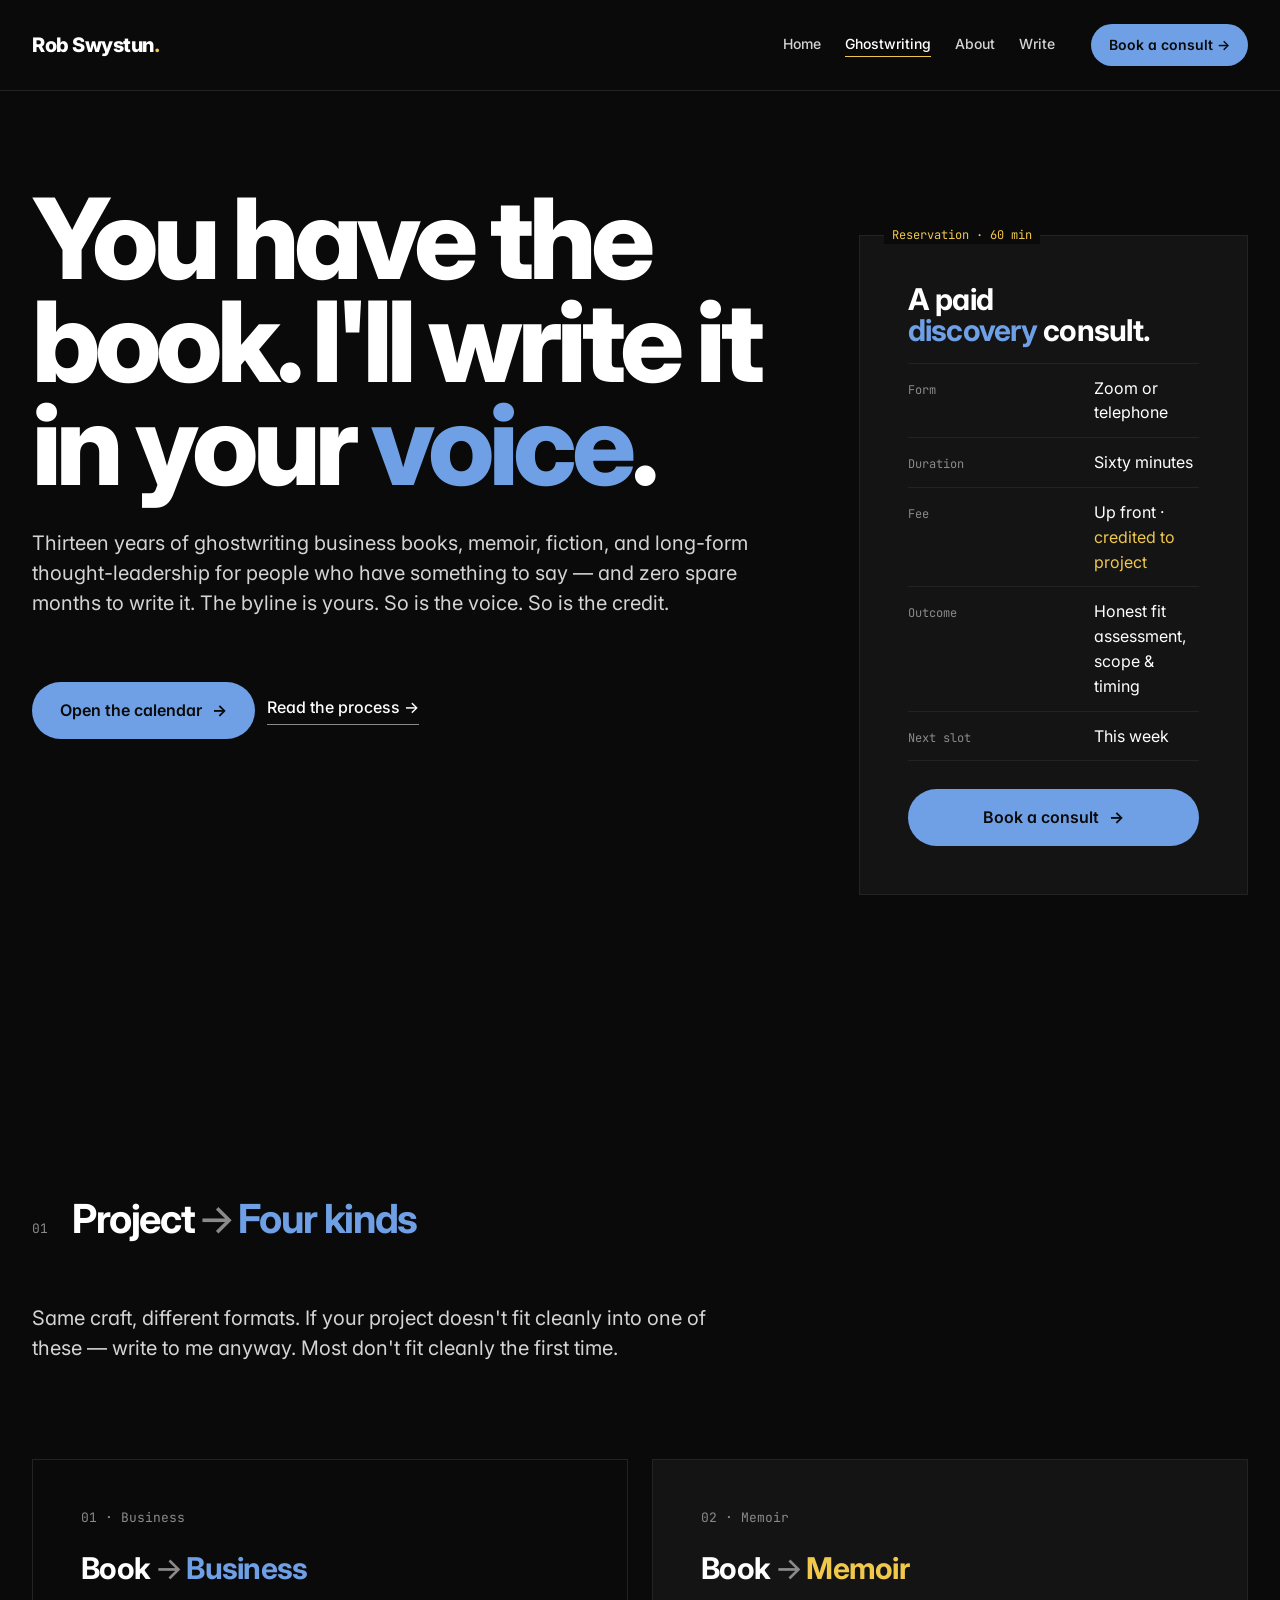
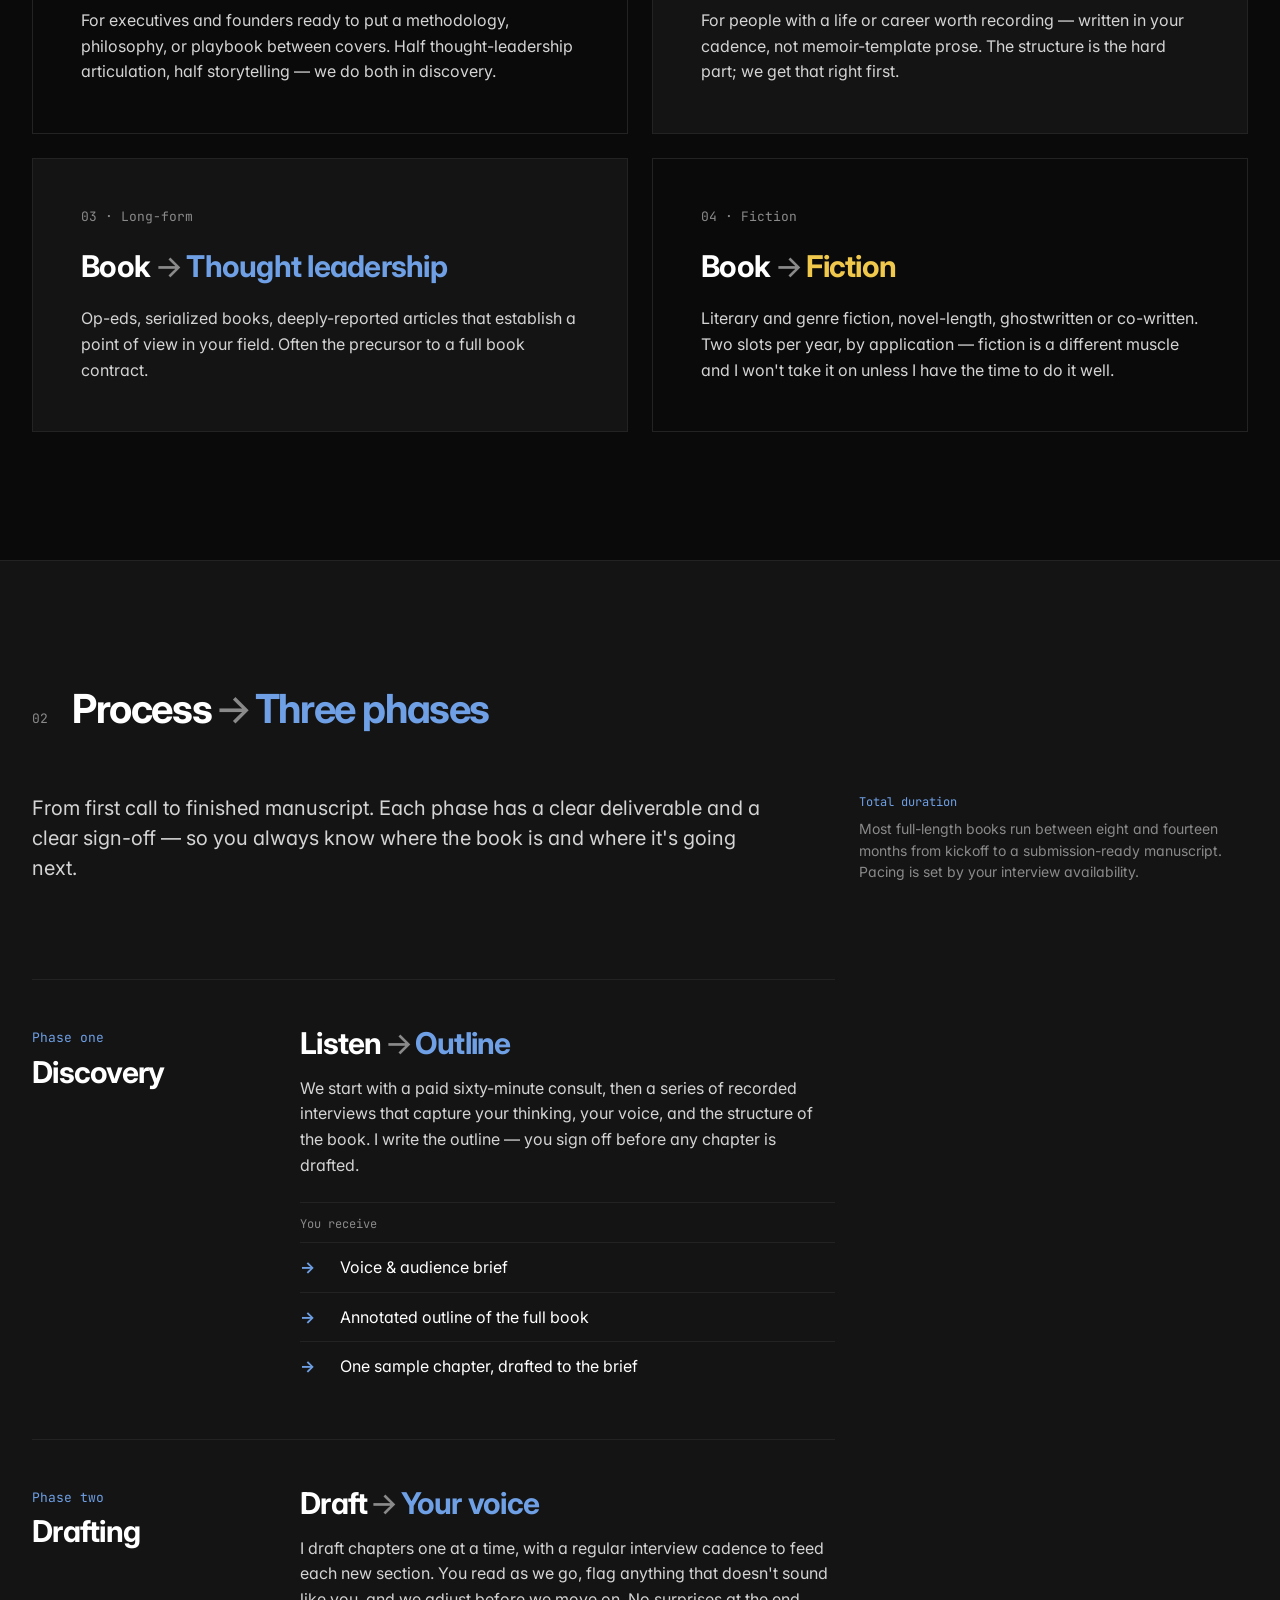
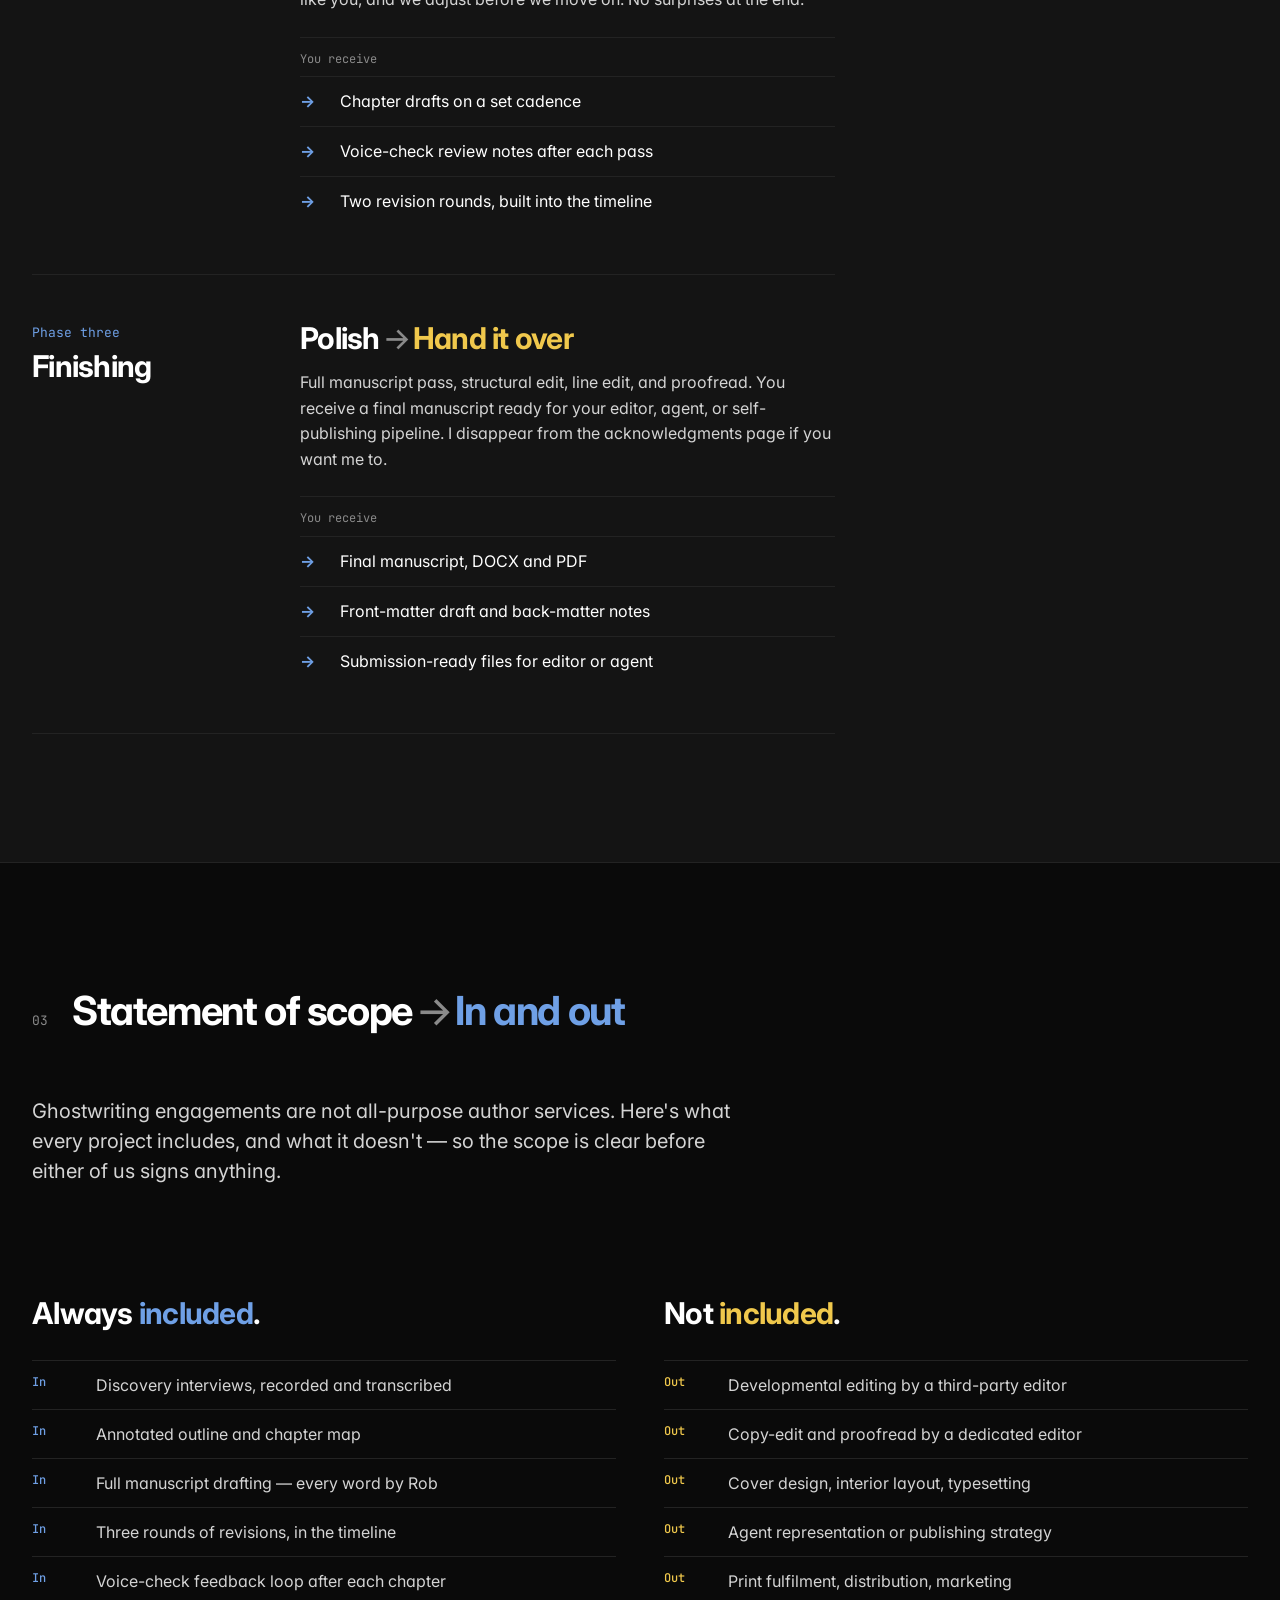
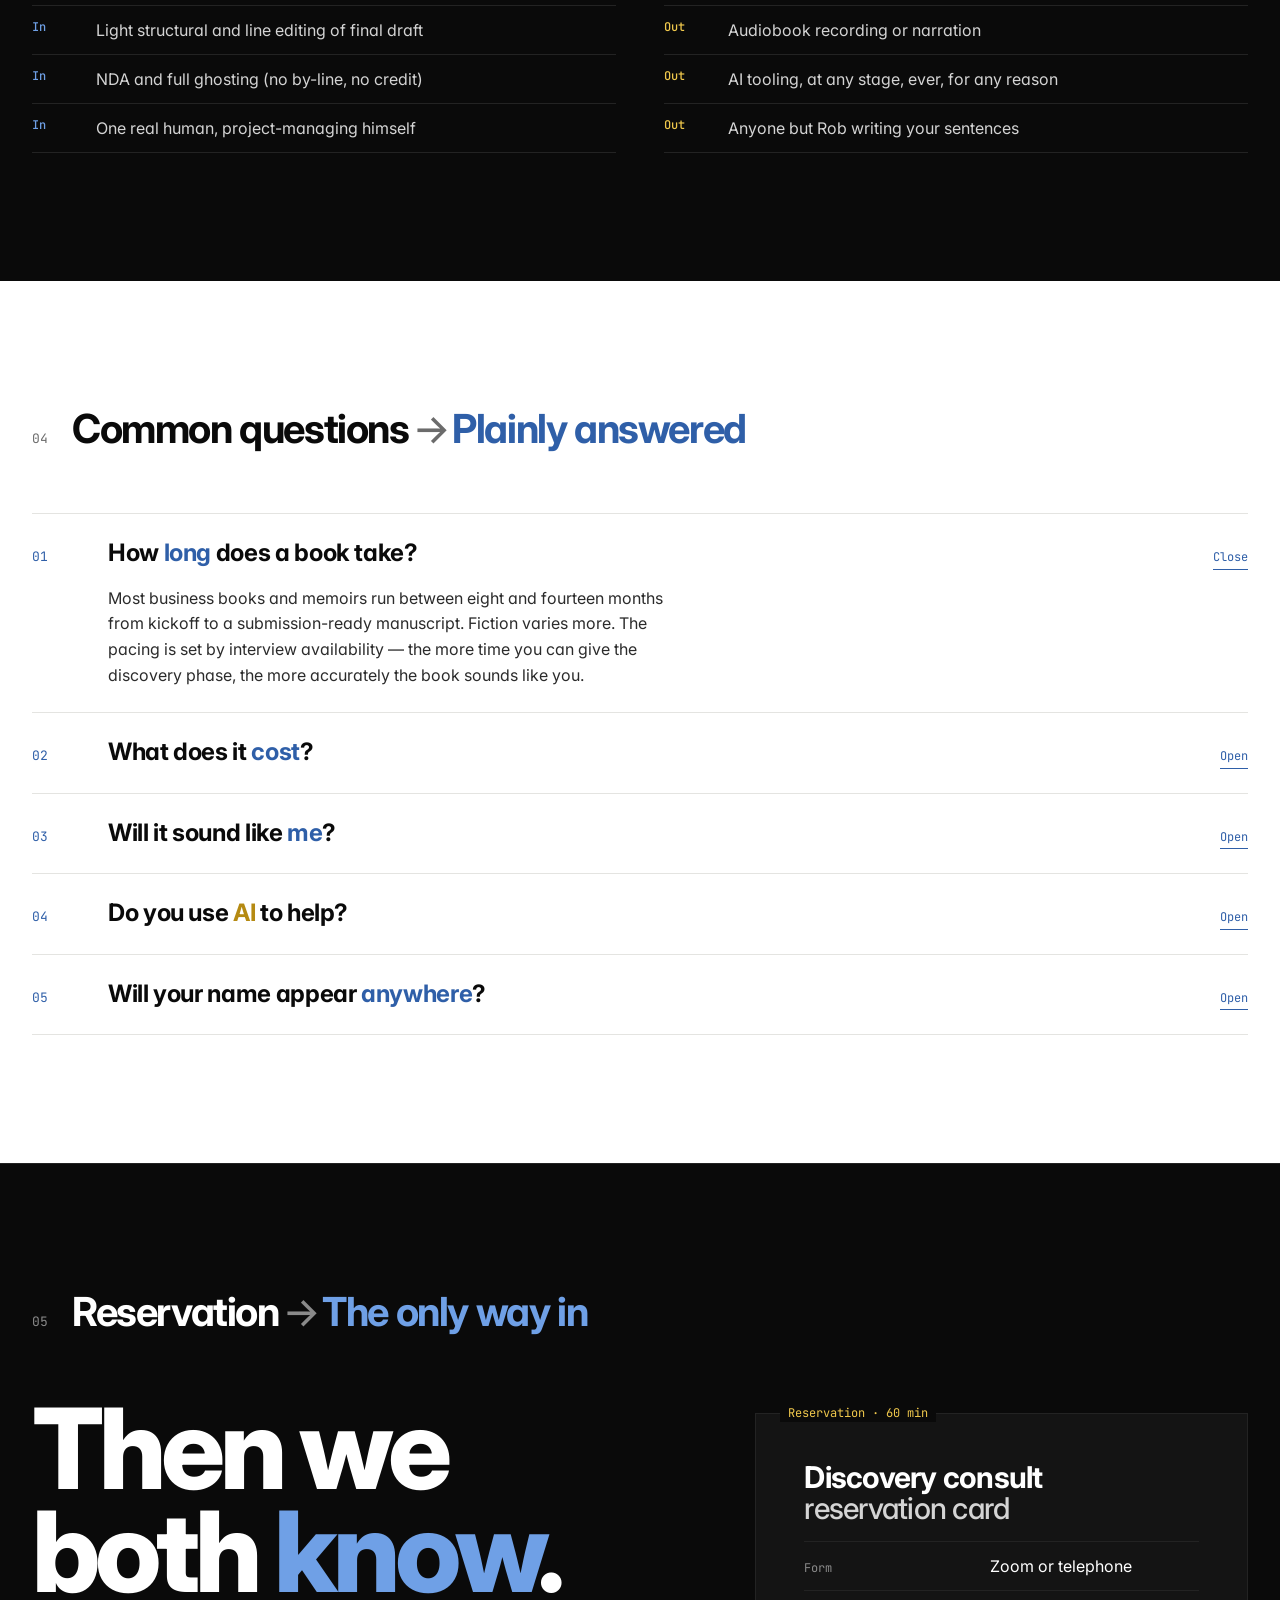
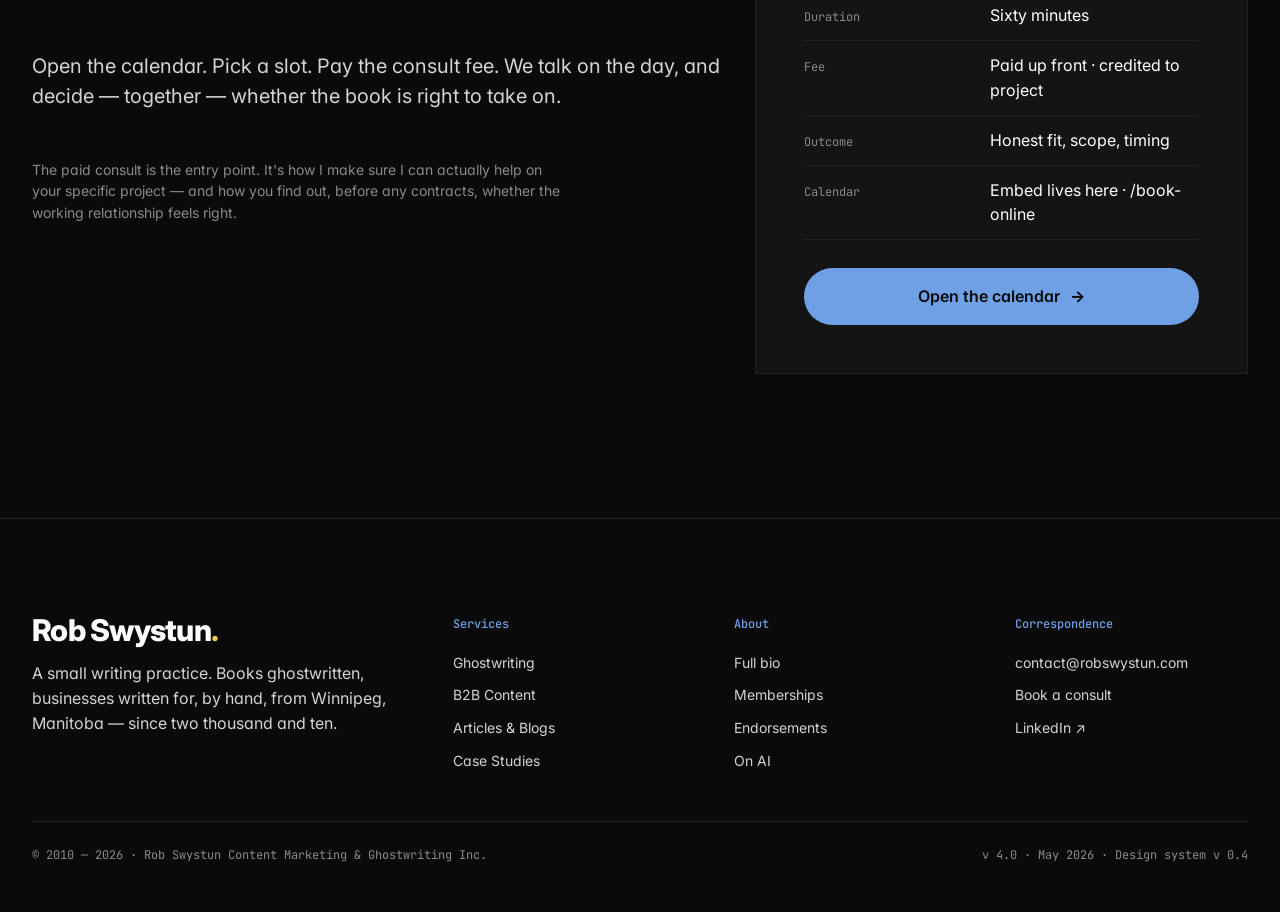
<file: ghostwriting.html>
<!doctype html>
<html lang="en">
<head>
  <meta charset="utf-8" />
  <meta name="viewport" content="width=device-width, initial-scale=1" />
  <title>Ghostwriting — Rob Swystun</title>
  <meta name="description" content="Book ghostwriting from a Winnipeg-based writer with 13+ years of ghostwriting experience. Business books, memoir, fiction, thought-leadership." />

  <link rel="preconnect" href="https://fonts.googleapis.com" />
  <link rel="preconnect" href="https://fonts.gstatic.com" crossorigin />
  <link href="https://fonts.googleapis.com/css2?family=Inter:wght@300;400;500;600;700;800;900&family=JetBrains+Mono:wght@400;500&display=swap" rel="stylesheet" />

  <link rel="stylesheet" href="styles.css" />
</head>
<body data-screen-label="03 Ghostwriting">
  <a class="skip" href="#main">Skip to text</a>

  <header class="site-header">
    <div class="wrap site-header__inner">
      <a href="index.html" class="brandmark">Rob Swystun<span class="dot">.</span></a>
      <nav class="topnav" aria-label="Primary">
        <a href="index.html">Home</a>
        <a aria-current="page" href="ghostwriting.html">Ghostwriting</a>
        <a href="about.html">About</a>
        <a href="index.html#correspondence">Write</a>
        <a class="nav-btn" href="#booking">Book a consult <span class="arrow">→</span></a>
      </nav>
    </div>
  </header>

  <main id="main">

    <!-- ═══════ MASTHEAD ═══════════════════════════════════════ -->
    <section class="masthead" data-screen-label="Ghostwriting masthead">
      <div class="wrap">

        <div class="grid">
          <div class="col-1-8">
            <h1>
              You have the book. I'll write it in your <span class="blue">voice</span>.
            </h1>

            <p class="masthead__dek">
              Thirteen years of ghostwriting business books, memoir, fiction, and
              long-form thought-leadership for people who have something to say —
              and zero spare months to write it. The byline is yours. So is the
              voice. So is the credit.
            </p>

            <div class="masthead__cta">
              <a class="btn" href="#booking">Open the calendar <span class="arrow">→</span></a>
              <a class="btn link" href="#process">Read the process →</a>
            </div>
          </div>

          <aside class="col-9-12" style="display: flex; align-items: flex-end;">
            <dl class="slip" style="width: 100%; margin-top: var(--s-7);">
              <span class="slip__label">Reservation · 60 min</span>
              <p class="slip__title">A paid<br /><span class="blue">discovery</span> consult.</p>
              <div class="slip__rows">
                <div class="slip__row"><dt>Form</dt><dd>Zoom or telephone</dd></div>
                <div class="slip__row"><dt>Duration</dt><dd>Sixty minutes</dd></div>
                <div class="slip__row"><dt>Fee</dt><dd>Up front · <span class="warm">credited to project</span></dd></div>
                <div class="slip__row"><dt>Outcome</dt><dd>Honest fit assessment, scope &amp; timing</dd></div>
                <div class="slip__row"><dt>Next slot</dt><dd>This week</dd></div>
              </div>
              <a class="btn slip__cta" href="#booking">Book a consult <span class="arrow">→</span></a>
            </dl>
          </aside>
        </div>
      </div>
    </section>

    <!-- section break -->
    <!-- ═══════ 01 / FOUR KINDS ════════════════════════════════ -->
    <section class="section--no-top" data-screen-label="Suited for">
      <div class="wrap">
        <div class="sec-head">
          <span class="sec-num">01</span>
          <h2 class="sec-title">Project<span class="arrow">→</span><span class="blue">Four kinds</span></h2>
        </div>

        <p class="dek" style="margin-bottom: var(--s-9);">
          Same craft, different formats. If your project doesn't fit cleanly into
          one of these — write to me anyway. Most don't fit cleanly the first time.
        </p>

        <div style="display: grid; grid-template-columns: 1fr 1fr; gap: var(--s-5);" class="four-kinds">

          <article class="service-card">
            <span class="service-card__lbl">01 · Business</span>
            <h4>Book<span class="arrow">→</span><span class="accent">Business</span></h4>
            <p>
              For executives and founders ready to put a methodology, philosophy, or
              playbook between covers. Half thought-leadership articulation, half
              storytelling — we do both in discovery.
            </p>
          </article>

          <article class="service-card service-card--alt">
            <span class="service-card__lbl">02 · Memoir</span>
            <h4>Book<span class="arrow">→</span><span class="accent-warm">Memoir</span></h4>
            <p>
              For people with a life or career worth recording — written in your
              cadence, not memoir-template prose. The structure is the hard part;
              we get that right first.
            </p>
          </article>

          <article class="service-card service-card--alt">
            <span class="service-card__lbl">03 · Long-form</span>
            <h4>Book<span class="arrow">→</span><span class="accent">Thought leadership</span></h4>
            <p>
              Op-eds, serialized books, deeply-reported articles that establish a
              point of view in your field. Often the precursor to a full book contract.
            </p>
          </article>

          <article class="service-card">
            <span class="service-card__lbl">04 · Fiction</span>
            <h4>Book<span class="arrow">→</span><span class="accent-warm">Fiction</span></h4>
            <p>
              Literary and genre fiction, novel-length, ghostwritten or co-written.
              Two slots per year, by application — fiction is a different muscle
              and I won't take it on unless I have the time to do it well.
            </p>
          </article>

        </div>
      </div>
    </section>

    <!-- ═══════ 02 / PROCESS ═══════════════════════════════════ -->
    <section class="section--alt" id="process" data-screen-label="Process">
      <div class="wrap">
        <div class="sec-head">
          <span class="sec-num">02</span>
          <h2 class="sec-title">Process<span class="arrow">→</span><span class="blue">Three phases</span></h2>
        </div>

        <div class="grid">
          <div class="col-1-8">
            <p class="dek" style="margin-bottom: var(--s-9);">
              From first call to finished manuscript. Each phase has a clear deliverable
              and a clear sign-off — so you always know where the book is and where
              it's going next.
            </p>

            <ol>
              <li class="phase">
                <div class="phase__label">
                  <span class="phase__num">Phase one</span>
                  <span class="phase__name">Discovery</span>
                </div>
                <div>
                  <h3 class="phase__title">Listen<span class="arrow">→</span><span class="blue">Outline</span></h3>
                  <p class="phase__body">
                    We start with a paid sixty-minute consult, then a series of recorded
                    interviews that capture your thinking, your voice, and the structure
                    of the book. I write the outline — you sign off before any chapter
                    is drafted.
                  </p>
                  <div class="phase__delivers">
                    <span class="phase__delivers-label">You receive</span>
                    <ul>
                      <li>Voice &amp; audience brief</li>
                      <li>Annotated outline of the full book</li>
                      <li>One sample chapter, drafted to the brief</li>
                    </ul>
                  </div>
                </div>
              </li>

              <li class="phase">
                <div class="phase__label">
                  <span class="phase__num">Phase two</span>
                  <span class="phase__name">Drafting</span>
                </div>
                <div>
                  <h3 class="phase__title">Draft<span class="arrow">→</span><span class="blue">Your voice</span></h3>
                  <p class="phase__body">
                    I draft chapters one at a time, with a regular interview cadence
                    to feed each new section. You read as we go, flag anything that
                    doesn't sound like you, and we adjust before we move on. No
                    surprises at the end.
                  </p>
                  <div class="phase__delivers">
                    <span class="phase__delivers-label">You receive</span>
                    <ul>
                      <li>Chapter drafts on a set cadence</li>
                      <li>Voice-check review notes after each pass</li>
                      <li>Two revision rounds, built into the timeline</li>
                    </ul>
                  </div>
                </div>
              </li>

              <li class="phase">
                <div class="phase__label">
                  <span class="phase__num">Phase three</span>
                  <span class="phase__name">Finishing</span>
                </div>
                <div>
                  <h3 class="phase__title">Polish<span class="arrow">→</span><span class="warm">Hand it over</span></h3>
                  <p class="phase__body">
                    Full manuscript pass, structural edit, line edit, and proofread.
                    You receive a final manuscript ready for your editor, agent, or
                    self-publishing pipeline. I disappear from the acknowledgments page
                    if you want me to.
                  </p>
                  <div class="phase__delivers">
                    <span class="phase__delivers-label">You receive</span>
                    <ul>
                      <li>Final manuscript, DOCX and PDF</li>
                      <li>Front-matter draft and back-matter notes</li>
                      <li>Submission-ready files for editor or agent</li>
                    </ul>
                  </div>
                </div>
              </li>
            </ol>
          </div>

          <aside class="col-9-12">
            <div class="marginalia">
              <span class="num">Total duration</span>
              Most full-length books run between eight and fourteen months from kickoff
              to a submission-ready manuscript. Pacing is set by your interview availability.
            </div>
          </aside>
        </div>
      </div>
    </section>

    <!-- ═══════ 03 / SCOPE ═════════════════════════════════════ -->
    <section data-screen-label="Scope">
      <div class="wrap">
        <div class="sec-head">
          <span class="sec-num">03</span>
          <h2 class="sec-title">Statement of scope<span class="arrow">→</span><span class="blue">In and out</span></h2>
        </div>

        <p class="dek" style="margin-bottom: var(--s-9);">
          Ghostwriting engagements are not all-purpose author services. Here's what
          every project includes, and what it doesn't — so the scope is clear
          before either of us signs anything.
        </p>

        <div class="scope">
          <div class="scope__col scope__col--in">
            <h3>Always <span class="blue">included</span>.</h3>
            <ul>
              <li>Discovery interviews, recorded and transcribed</li>
              <li>Annotated outline and chapter map</li>
              <li>Full manuscript drafting — every word by Rob</li>
              <li>Three rounds of revisions, in the timeline</li>
              <li>Voice-check feedback loop after each chapter</li>
              <li>Light structural and line editing of final draft</li>
              <li>NDA and full ghosting (no by-line, no credit)</li>
              <li>One real human, project-managing himself</li>
            </ul>
          </div>
          <div class="scope__col scope__col--out">
            <h3>Not <span class="warm">included</span>.</h3>
            <ul>
              <li>Developmental editing by a third-party editor</li>
              <li>Copy-edit and proofread by a dedicated editor</li>
              <li>Cover design, interior layout, typesetting</li>
              <li>Agent representation or publishing strategy</li>
              <li>Print fulfilment, distribution, marketing</li>
              <li>Audiobook recording or narration</li>
              <li>AI tooling, at any stage, ever, for any reason</li>
              <li>Anyone but Rob writing your sentences</li>
            </ul>
          </div>
        </div>
      </div>
    </section>

    <!-- ═══════ 04 / FAQ (inverted) ════════════════════════════ -->
    <section class="inverted" data-screen-label="FAQ">
      <div class="wrap">
        <div class="sec-head">
          <span class="sec-num">04</span>
          <h2 class="sec-title" style="color: var(--ink);">Common questions<span class="arrow" style="color: var(--ink-mute);">→</span><span style="color: var(--blue-deep);">Plainly answered</span></h2>
        </div>

        <div class="grid">
          <div class="col-1-12">
            <div class="entries" style="border-color: var(--light-rule);">

              <details class="entry" open style="border-color: var(--light-rule);">
                <summary class="entry__head">
                  <span class="entry__num" style="color: var(--blue-deep);">01</span>
                  <h3 class="entry__q" style="color: var(--ink);">How <span style="color: var(--blue-deep);">long</span> does a book take?</h3>
                  <span class="entry__toggle" style="color: var(--blue-deep); border-color: var(--blue-deep);"></span>
                </summary>
                <div class="entry__a" style="color: var(--ink-soft);">
                  Most business books and memoirs run between eight and fourteen months
                  from kickoff to a submission-ready manuscript. Fiction varies more.
                  The pacing is set by interview availability — the more time you can
                  give the discovery phase, the more accurately the book sounds like you.
                </div>
              </details>

              <details class="entry" style="border-color: var(--light-rule);">
                <summary class="entry__head">
                  <span class="entry__num" style="color: var(--blue-deep);">02</span>
                  <h3 class="entry__q" style="color: var(--ink);">What does it <span style="color: var(--blue-deep);">cost</span>?</h3>
                  <span class="entry__toggle" style="color: var(--blue-deep); border-color: var(--blue-deep);"></span>
                </summary>
                <div class="entry__a" style="color: var(--ink-soft);">
                  Ghostwriting is a significant investment — typically in the tens of
                  thousands of dollars for a full-length book. The exact figure depends
                  on length, complexity, and timeline. The paid consult is where we
                  discuss numbers honestly, and the consult fee credits toward the project
                  if we proceed.
                </div>
              </details>

              <details class="entry" style="border-color: var(--light-rule);">
                <summary class="entry__head">
                  <span class="entry__num" style="color: var(--blue-deep);">03</span>
                  <h3 class="entry__q" style="color: var(--ink);">Will it sound like <span style="color: var(--blue-deep);">me</span>?</h3>
                  <span class="entry__toggle" style="color: var(--blue-deep); border-color: var(--blue-deep);"></span>
                </summary>
                <div class="entry__a" style="color: var(--ink-soft);">
                  Yes — that's the whole job. Voice capture is the first phase for a reason.
                  I work from recorded interviews, your existing writing, and the cadence
                  you use when you talk. The first chapter goes through a voice review
                  before we draft a second.
                </div>
              </details>

              <details class="entry" style="border-color: var(--light-rule);">
                <summary class="entry__head">
                  <span class="entry__num" style="color: var(--blue-deep);">04</span>
                  <h3 class="entry__q" style="color: var(--ink);">Do you use <span style="color: var(--warm-deep);">AI</span> to help?</h3>
                  <span class="entry__toggle" style="color: var(--blue-deep); border-color: var(--blue-deep);"></span>
                </summary>
                <div class="entry__a" style="color: var(--ink-soft);">
                  No — and not in any form. No drafting, no editing assistance, no
                  &ldquo;polishing,&rdquo; no machine summary of your interviews.
                  Every word in your manuscript is written by a human. This is the
                  policy I won't bend on any project. The full standing policy is
                  set out in section 04 on Home.
                </div>
              </details>

              <details class="entry" style="border-color: var(--light-rule);">
                <summary class="entry__head">
                  <span class="entry__num" style="color: var(--blue-deep);">05</span>
                  <h3 class="entry__q" style="color: var(--ink);">Will your name appear <span style="color: var(--blue-deep);">anywhere</span>?</h3>
                  <span class="entry__toggle" style="color: var(--blue-deep); border-color: var(--blue-deep);"></span>
                </summary>
                <div class="entry__a" style="color: var(--ink-soft);">
                  Only if you want it to. The default is full ghosting — NDA in place,
                  no by-line, no acknowledgments, no portfolio listing of your project.
                  Some clients prefer a co-author credit; that's a separate conversation
                  we have in the consult.
                </div>
              </details>

            </div>
          </div>
        </div>
      </div>
    </section>

    <!-- ═══════ 05 / RESERVATION ═══════════════════════════════ -->
    <section id="booking" data-screen-label="Booking">
      <div class="wrap">
        <div class="sec-head">
          <span class="sec-num">05</span>
          <h2 class="sec-title">Reservation<span class="arrow">→</span><span class="blue">The only way in</span></h2>
        </div>

        <div class="grid">
          <div class="col-1-7">
            <h2 class="h-display" style="margin-bottom: var(--s-7);">
              Then we both <span class="blue">know</span>.
            </h2>

            <p class="dek mt-1">
              Open the calendar. Pick a slot. Pay the consult fee. We talk on the day,
              and decide — together — whether the book is right to take on.
            </p>

            <p class="ts-small mt-3" style="max-width: 60ch;">
              The paid consult is the entry point. It's how I make sure I can actually
              help on your specific project — and how you find out, before any contracts,
              whether the working relationship feels right.
            </p>
          </div>

          <aside class="col-8-12" style="display: flex; align-items: flex-end;">
            <dl class="slip" style="width: 100%;">
              <span class="slip__label">Reservation · 60 min</span>
              <p class="slip__title">Discovery consult<br /><span style="font-weight: 500; color: var(--text-soft);">reservation card</span></p>
              <div class="slip__rows">
                <div class="slip__row"><dt>Form</dt><dd>Zoom or telephone</dd></div>
                <div class="slip__row"><dt>Duration</dt><dd>Sixty minutes</dd></div>
                <div class="slip__row"><dt>Fee</dt><dd>Paid up front · credited to project</dd></div>
                <div class="slip__row"><dt>Outcome</dt><dd>Honest fit, scope, timing</dd></div>
                <div class="slip__row"><dt>Calendar</dt><dd>Embed lives here · /book-online</dd></div>
              </div>
              <a class="btn slip__cta" href="#">Open the calendar <span class="arrow">→</span></a>
            </dl>
          </aside>
        </div>
      </div>
    </section>

  </main>

  <footer class="site-footer">
    <div class="wrap">
      <div class="site-footer__grid">
        <div>
          <p class="site-footer__brand">Rob Swystun<span class="dot">.</span></p>
          <p class="site-footer__tag">
            A small writing practice. Books ghostwritten, businesses written for, by hand,
            from Winnipeg, Manitoba — since two thousand and ten.
          </p>
        </div>
        <div>
          <h4>Services</h4>
          <ul>
            <li><a href="ghostwriting.html">Ghostwriting</a></li>
            <li><a href="index.html#services">B2B Content</a></li>
            <li><a href="index.html#services">Articles &amp; Blogs</a></li>
            <li><a href="index.html#services">Case Studies</a></li>
          </ul>
        </div>
        <div>
          <h4>About</h4>
          <ul>
            <li><a href="about.html">Full bio</a></li>
            <li><a href="about.html#memberships">Memberships</a></li>
            <li><a href="about.html#more-endorsements">Endorsements</a></li>
            <li><a href="index.html#ai">On AI</a></li>
          </ul>
        </div>
        <div>
          <h4>Correspondence</h4>
          <ul>
            <li><a href="mailto:contact@robswystun.com">contact@robswystun.com</a></li>
            <li><a href="#booking">Book a consult</a></li>
            <li><a href="#">LinkedIn ↗</a></li>
          </ul>
        </div>
      </div>
      <div class="site-footer__meta">
        <span>© 2010 — 2026 · Rob Swystun Content Marketing &amp; Ghostwriting Inc.</span>
        <span>v 4.0 · May 2026 · Design system v 0.4</span>
      </div>
    </div>
  </footer>

  <style>
    @media (max-width: 760px) {
      .four-kinds { grid-template-columns: 1fr !important; }
    }
  </style>
</body>
</html>
</file>
<file: styles.css>
/* ═══════════════════════════════════════════════════════════════
   Rob Swystun — Content Marketing & Ghostwriting
   v4 — built on the Rob Swystun design system v0.4
   Black canvas. Heavy Inter. Blue & yellow accents.
   "Words built to last, voices built to carry."
   ═══════════════════════════════════════════════════════════════ */

:root{
  /* Surfaces — dark by default */
  --page:        #0A0A0A;
  --page-2:      #141414;
  --line:        #232323;
  --line-2:      #2E2E2E;

  --text:        #FFFFFF;
  --text-soft:   #D4D4D4;
  --text-mute:   #8A8A8A;

  /* Inverted (light card sections) */
  --light:       #FFFFFF;
  --ink:         #0A0A0A;
  --ink-soft:    #2B2B2B;
  --ink-mute:    #6B6B6B;
  --light-rule:  #E4E4E1;
  --light-line:  #F0F0EC;

  /* Accents */
  --blue:        #6FA0E6;
  --blue-deep:   #2F5FA8;
  --warm:        #F0C84C;
  --warm-deep:   #B58A12;

  /* Type */
  --sans: "Inter", -apple-system, BlinkMacSystemFont, "Helvetica Neue", Arial, sans-serif;
  --mono: "JetBrains Mono", ui-monospace, SFMono-Regular, Menlo, monospace;

  /* Scale */
  --t-12: 0.75rem;
  --t-13: 0.8125rem;
  --t-14: 0.875rem;
  --t-16: 1rem;
  --t-18: 1.125rem;
  --t-20: 1.25rem;
  --t-24: 1.5rem;
  --t-30: 1.875rem;
  --t-40: 2.5rem;
  --t-56: 3.5rem;
  --t-80: 5rem;
  --t-112: 7rem;

  /* Spacing — 8pt */
  --s-1: 4px; --s-2: 8px; --s-3: 12px; --s-4: 16px; --s-5: 24px;
  --s-6: 32px; --s-7: 48px; --s-8: 64px; --s-9: 96px; --s-10: 128px; --s-11: 160px;

  --maxw: 1280px;
  --gutter: 32px;
}

/* ── Reset ───────────────────────────────────────────────────── */
*, *::before, *::after { box-sizing: border-box; }
html, body { margin: 0; padding: 0; }
body{
  background: var(--page);
  color: var(--text);
  font-family: var(--sans);
  font-size: var(--t-16);
  line-height: 1.55;
  -webkit-font-smoothing: antialiased;
  text-rendering: optimizeLegibility;
  font-feature-settings: "ss01","cv11";
}
img, svg { max-width: 100%; display: block; }
ul, ol { list-style: none; padding: 0; margin: 0; }
a { color: inherit; text-decoration: none; }
hr { border: 0; height: 1px; background: var(--line); }

::selection { background: var(--blue); color: var(--ink); }

/* ── Container ───────────────────────────────────────────────── */
.wrap {
  max-width: var(--maxw);
  margin: 0 auto;
  padding: 0 var(--gutter);
}

/* ── Section primitives ──────────────────────────────────────── */
section { padding: var(--s-10) 0; border-top: 1px solid var(--line); }
section:first-of-type, .section--no-top { border-top: 0; }
.section--alt { background: var(--page-2); }

/* Inverted (white) section */
.inverted {
  background: var(--light);
  color: var(--ink);
  border-top: 0;
}
.inverted .sec-num { color: var(--ink-mute); }
.inverted .sec-title { color: var(--ink); }
.inverted .ts-eyebrow, .inverted .eyebrow { color: var(--blue-deep); }
.inverted hr { background: var(--light-rule); }
.inverted .ts-small { color: var(--ink-mute); }
.inverted p { color: var(--ink-soft); }
.inverted .meta-mono { color: var(--ink-mute); }

/* Section head ─ aligned mono numeral + heavy title */
.sec-head {
  display: flex;
  align-items: baseline;
  gap: var(--s-5);
  margin-bottom: var(--s-8);
}
.sec-num {
  font-family: var(--mono);
  font-size: var(--t-13);
  color: var(--text-mute);
  flex-shrink: 0;
}
.sec-title {
  font-family: var(--sans);
  font-weight: 700;
  font-size: var(--t-40);
  letter-spacing: -0.035em;
  line-height: 1.0;
  margin: 0;
  color: var(--text);
}
.sec-title .blue { color: var(--blue); }
.sec-title .warm { color: var(--warm); }
.sec-title .arrow {
  color: var(--text-mute);
  font-weight: 500;
  margin: 0 .1em;
}
@media (max-width: 720px) {
  .sec-title { font-size: var(--t-30); }
}

/* Eyebrow */
.eyebrow {
  font-family: var(--mono);
  font-size: var(--t-13);
  color: var(--blue);
  margin-bottom: var(--s-3);
  display: inline-block;
}

/* ── Type scale classes ──────────────────────────────────────── */
.h-display {
  font-family: var(--sans);
  font-weight: 800;
  font-size: clamp(56px, 9vw, 112px);
  line-height: 0.92;
  letter-spacing: -0.045em;
  margin: 0;
  text-wrap: balance;
}
.h-display .blue { color: var(--blue); }
.h-display .warm { color: var(--warm); }
.h-display .arrow {
  color: var(--text-mute);
  font-weight: 500;
  margin: 0 .1em;
}
.h-1 {
  font-family: var(--sans);
  font-weight: 700;
  font-size: var(--t-56);
  line-height: 0.98;
  letter-spacing: -0.035em;
  margin: 0;
}
.h-1 .blue { color: var(--blue); }
.h-1 .warm { color: var(--warm); }
.h-1 .arrow { color: var(--text-mute); font-weight: 500; margin: 0 .1em; }
.h-2 {
  font-family: var(--sans);
  font-weight: 700;
  font-size: var(--t-40);
  line-height: 1.05;
  letter-spacing: -0.025em;
  margin: 0;
}
.h-2 .blue { color: var(--blue); }
.h-2 .warm { color: var(--warm); }
.h-2 .arrow { color: var(--text-mute); font-weight: 500; margin: 0 .1em; }
.h-3 {
  font-family: var(--sans);
  font-weight: 600;
  font-size: var(--t-24);
  line-height: 1.2;
  letter-spacing: -0.012em;
  margin: 0;
}
.h-3 .blue { color: var(--blue); }
.h-3 .warm { color: var(--warm); }
.h-3 .arrow { color: var(--text-mute); font-weight: 500; margin: 0 .1em; }

.inverted .h-display .blue, .inverted .h-1 .blue, .inverted .h-2 .blue, .inverted .h-3 .blue { color: var(--blue-deep); }
.inverted .h-display .warm, .inverted .h-1 .warm, .inverted .h-2 .warm, .inverted .h-3 .warm { color: var(--warm-deep); }
.inverted .h-display .arrow, .inverted .h-1 .arrow, .inverted .h-2 .arrow, .inverted .h-3 .arrow { color: var(--ink-mute); }
.inverted .h-display, .inverted .h-1, .inverted .h-2, .inverted .h-3 { color: var(--ink); }

/* Dek */
.dek {
  font-family: var(--sans);
  font-weight: 400;
  font-size: var(--t-20);
  line-height: 1.5;
  color: var(--text-soft);
  max-width: 56ch;
  margin: 0;
}
.inverted .dek { color: var(--ink-soft); }

/* Body */
p {
  font-family: var(--sans);
  font-size: var(--t-18);
  line-height: 1.65;
  color: var(--text);
  max-width: 65ch;
  margin: 0;
}
p + p { margin-top: var(--s-5); }
p strong { color: var(--text); font-weight: 600; }
.inverted p { color: var(--ink); }
.inverted p strong { color: var(--ink); }

/* Mono small caption / metadata */
.meta-mono {
  font-family: var(--mono);
  font-size: var(--t-13);
  color: var(--text-mute);
  line-height: 1.55;
}
.ts-small {
  font-family: var(--sans);
  font-size: var(--t-14);
  line-height: 1.55;
  color: var(--text-mute);
}

/* ── Buttons (pill) ──────────────────────────────────────────── */
.btn {
  display: inline-flex;
  align-items: center;
  gap: 10px;
  font-family: var(--sans);
  font-weight: 600;
  font-size: var(--t-16);
  padding: 16px 28px;
  border-radius: 999px;
  border: 0;
  cursor: pointer;
  background: var(--blue);
  color: var(--ink);
  transition: transform .25s ease, background .25s ease, color .25s ease, border-color .25s ease;
  white-space: nowrap;
}
.btn:hover { background: var(--warm); color: var(--ink); transform: translateY(-1px); }
.btn .arrow { display: inline-block; transition: transform .25s ease; font-weight: 700; }
.btn:hover .arrow { transform: translateX(4px); }

.btn.ghost {
  background: transparent;
  color: var(--text);
  border: 1px solid var(--text);
}
.btn.ghost:hover {
  background: var(--text);
  color: var(--ink);
  border-color: var(--text);
}

.btn.link {
  background: transparent;
  border: 0;
  padding: 0 0 4px;
  border-radius: 0;
  color: var(--text);
  font-weight: 500;
  border-bottom: 1px solid var(--text-mute);
}
.btn.link:hover {
  color: var(--blue);
  border-color: var(--blue);
  background: transparent;
  transform: none;
}

.inverted .btn { background: var(--ink); color: var(--light); }
.inverted .btn:hover { background: var(--blue-deep); color: var(--light); }
.inverted .btn.ghost { background: transparent; color: var(--ink); border-color: var(--ink); }
.inverted .btn.ghost:hover { background: var(--ink); color: var(--light); }
.inverted .btn.link { color: var(--ink); border-color: var(--ink-mute); }
.inverted .btn.link:hover { color: var(--blue-deep); border-color: var(--blue-deep); }

/* ── Header / topbar ─────────────────────────────────────────── */
.site-header {
  padding: var(--s-5) 0;
  border-bottom: 1px solid var(--line);
  background: var(--page);
  position: sticky;
  top: 0;
  z-index: 10;
}
.site-header__inner {
  display: flex;
  justify-content: space-between;
  align-items: center;
  gap: var(--s-5);
}
.brandmark {
  font-family: var(--sans);
  font-weight: 800;
  font-size: var(--t-20);
  letter-spacing: -0.025em;
  color: var(--text);
  line-height: 1;
}
.brandmark .dot { color: var(--warm); }
.topnav {
  display: flex;
  align-items: center;
  gap: var(--s-5);
}
.topnav a {
  font-family: var(--sans);
  font-size: var(--t-14);
  font-weight: 500;
  color: var(--text-soft);
  transition: color .2s;
  padding-bottom: 2px;
  border-bottom: 1px solid transparent;
}
.topnav a:hover { color: var(--text); }
.topnav a[aria-current="page"] { color: var(--text); border-color: var(--warm); }
.topnav .nav-btn {
  padding: 10px 18px;
  border-radius: 999px;
  background: var(--blue);
  color: var(--ink);
  border: 0;
  font-weight: 600;
  font-size: var(--t-14);
  margin-left: var(--s-3);
}
.topnav .nav-btn:hover { background: var(--warm); border-color: transparent; color: var(--ink); }
@media (max-width: 720px) {
  .topnav { gap: var(--s-3); }
  .topnav a { font-size: var(--t-12); }
  .topnav .nav-btn { display: none; }
}

/* ── Masthead ────────────────────────────────────────────────── */
.masthead {
  padding: var(--s-9) 0 var(--s-11);
  border-top: 0;
}
.masthead__meta {
  display: flex;
  justify-content: space-between;
  align-items: baseline;
  gap: var(--s-5);
  padding-bottom: var(--s-7);
  border-bottom: 1px solid var(--line);
  margin-bottom: var(--s-9);
  font-family: var(--mono);
  font-size: var(--t-13);
  color: var(--text-mute);
  flex-wrap: wrap;
}
.masthead__meta .accent { color: var(--blue); }

.masthead h1 {
  font-family: var(--sans);
  font-weight: 800;
  font-size: clamp(56px, 9vw, 112px);
  line-height: 0.92;
  letter-spacing: -0.045em;
  margin: 0 0 var(--s-6);
  max-width: 20ch;
}
.masthead h1 .blue { color: var(--blue); }
.masthead h1 .warm { color: var(--warm); }
.masthead h1 .arrow {
  color: var(--text-mute);
  font-weight: 500;
  margin: 0 .08em;
}
.masthead__dek {
  font-size: var(--t-20);
  font-weight: 400;
  max-width: 56ch;
  color: var(--text-soft);
  line-height: 1.5;
  margin: 0;
}
.masthead__cta {
  display: flex;
  gap: var(--s-3);
  margin-top: var(--s-8);
  flex-wrap: wrap;
  align-items: center;
}
.masthead__post-meta {
  display: flex;
  gap: var(--s-7);
  margin-top: var(--s-9);
  font-family: var(--mono);
  font-size: var(--t-13);
  color: var(--text-mute);
  flex-wrap: wrap;
}
.masthead__post-meta strong { color: var(--text); font-weight: 600; }

/* ── 12-col grid (book) ──────────────────────────────────────── */
.grid {
  display: grid;
  grid-template-columns: repeat(12, 1fr);
  gap: var(--s-5);
}
.col-1-8 { grid-column: 1 / span 8; min-width: 0; }
.col-1-7 { grid-column: 1 / span 7; min-width: 0; }
.col-1-6 { grid-column: 1 / span 6; min-width: 0; }
.col-1-12 { grid-column: 1 / -1; }
.col-9-12 { grid-column: 9 / span 4; min-width: 0; }
.col-8-12 { grid-column: 8 / span 5; min-width: 0; }
.col-7-12 { grid-column: 7 / span 6; min-width: 0; }
@media (max-width: 900px) {
  .grid { grid-template-columns: 1fr; }
  .col-1-8, .col-1-7, .col-1-6, .col-1-12,
  .col-9-12, .col-8-12, .col-7-12 { grid-column: 1; }
}

/* ── Stats row ───────────────────────────────────────────────── */
.stats-row {
  display: grid;
  grid-template-columns: repeat(4, 1fr);
  gap: var(--s-5);
  padding: var(--s-8) 0;
  border-top: 1px solid var(--line);
  border-bottom: 1px solid var(--line);
}
.stat { display: flex; flex-direction: column; gap: 6px; }
.stat__num {
  font-family: var(--sans);
  font-weight: 800;
  font-size: var(--t-80);
  line-height: 0.9;
  letter-spacing: -0.04em;
  color: var(--text);
}
.stat__num .plus { color: var(--blue); }
.stat__num .warm { color: var(--warm); }
.stat__lbl {
  font-family: var(--mono);
  font-size: var(--t-13);
  color: var(--text-mute);
  margin-top: var(--s-1);
}
@media (max-width: 720px) {
  .stats-row { grid-template-columns: 1fr 1fr; gap: var(--s-5); }
  .stat__num { font-size: var(--t-56); }
}

/* ── Service card (arrow notation) ───────────────────────────── */
.service-card {
  background: var(--page);
  border: 1px solid var(--line);
  padding: var(--s-7);
  display: flex;
  flex-direction: column;
  gap: var(--s-5);
}
.service-card--alt { background: var(--page-2); }
.service-card__lbl {
  font-family: var(--mono);
  font-size: var(--t-13);
  color: var(--text-mute);
}
.service-card h4 {
  font-family: var(--sans);
  font-weight: 700;
  font-size: var(--t-30);
  letter-spacing: -0.025em;
  line-height: 1.05;
  margin: 0;
  color: var(--text);
}
.service-card h4 .arrow {
  color: var(--text-mute);
  font-weight: 500;
  margin: 0 .15em;
}
.service-card h4 .accent { color: var(--blue); }
.service-card h4 .accent-warm { color: var(--warm); }
.service-card p {
  margin: 0;
  color: var(--text-soft);
  font-size: var(--t-16);
  line-height: 1.6;
}
.service-card__footer {
  margin-top: auto;
  padding-top: var(--s-4);
  border-top: 1px solid var(--line);
  display: flex;
  align-items: baseline;
  justify-content: space-between;
  gap: var(--s-3);
  flex-wrap: wrap;
}

/* ── Tag ─────────────────────────────────────────────────────── */
.tag {
  display: inline-block;
  font-family: var(--sans);
  font-size: var(--t-13);
  font-weight: 500;
  padding: 6px 14px;
  border: 1px solid var(--line-2);
  color: var(--text-soft);
  border-radius: 999px;
}
.inverted .tag { border-color: var(--light-rule); color: var(--ink-soft); }
.tags { display: flex; gap: var(--s-2); flex-wrap: wrap; }

/* ── Pull quote ──────────────────────────────────────────────── */
.pull-quote {
  border-left: 2px solid var(--blue);
  padding-left: var(--s-5);
  margin: 0;
  display: flex;
  flex-direction: column;
  gap: var(--s-3);
}
.pull-quote p {
  font-family: var(--sans);
  font-weight: 500;
  font-size: var(--t-24);
  line-height: 1.35;
  letter-spacing: -0.012em;
  margin: 0;
  color: var(--text);
  max-width: none;
}
.pull-quote cite {
  font-style: normal;
  font-family: var(--sans);
  font-size: var(--t-14);
  color: var(--text-mute);
}
.pull-quote cite strong { color: var(--text); font-weight: 600; }
.inverted .pull-quote { border-left-color: var(--blue-deep); }
.inverted .pull-quote p { color: var(--ink); }
.inverted .pull-quote cite { color: var(--ink-mute); }
.inverted .pull-quote cite strong { color: var(--ink); }

/* ── Section break (two warm dots) ───────────────────────────── */
.section-break {
  display: flex;
  align-items: center;
  gap: var(--s-3);
  color: var(--text-mute);
  padding: var(--s-7) 0;
}
.section-break::before, .section-break::after {
  content: "";
  flex: 1;
  height: 1px;
  background: var(--line);
}
.section-break__dot {
  display: inline-block;
  width: 6px; height: 6px;
  border-radius: 50%;
  background: var(--warm);
}
.section-break__label {
  font-family: var(--mono);
  font-size: var(--t-13);
  color: var(--text-mute);
}
.inverted .section-break__label { color: var(--ink-mute); }
.inverted .section-break::before, .inverted .section-break::after { background: var(--light-rule); }

/* ── Timeline ────────────────────────────────────────────────── */
.timeline { border-top: 1px solid var(--line); }
.timeline__row {
  display: grid;
  grid-template-columns: 200px 1fr;
  gap: var(--s-7);
  padding: var(--s-6) 0;
  border-bottom: 1px solid var(--line);
  align-items: baseline;
}
.timeline__years {
  font-family: var(--mono);
  font-size: var(--t-13);
  color: var(--blue);
  text-transform: lowercase;
}
.timeline__title {
  font-family: var(--sans);
  font-weight: 700;
  font-size: var(--t-24);
  letter-spacing: -0.015em;
  line-height: 1.2;
  margin: 0 0 var(--s-2);
  color: var(--text);
}
.timeline__title .blue { color: var(--blue); }
.timeline__title .warm { color: var(--warm); }
.timeline__title .arrow { color: var(--text-mute); font-weight: 500; margin: 0 .1em; }
.timeline__body {
  font-size: var(--t-16);
  line-height: 1.6;
  color: var(--text-soft);
  max-width: 60ch;
}
@media (max-width: 720px) {
  .timeline__row { grid-template-columns: 1fr; gap: var(--s-2); }
}

/* ── Register (memberships) ──────────────────────────────────── */
.register { border-top: 1px solid var(--line); }
.register__row {
  display: grid;
  grid-template-columns: 70px 1fr 1fr;
  gap: var(--s-5);
  padding: var(--s-5) 0;
  border-bottom: 1px solid var(--line);
  align-items: baseline;
}
.register__num {
  font-family: var(--mono);
  font-size: var(--t-13);
  color: var(--text-mute);
}
.register__name {
  font-family: var(--sans);
  font-weight: 600;
  font-size: var(--t-20);
  letter-spacing: -0.012em;
  color: var(--text);
}
.register__meta {
  font-family: var(--mono);
  font-size: var(--t-13);
  color: var(--text-mute);
}
@media (max-width: 720px) {
  .register__row { grid-template-columns: 50px 1fr; }
  .register__meta { grid-column: 2; }
}

/* ── Phase (process step) ────────────────────────────────────── */
.phase {
  display: grid;
  grid-template-columns: 220px 1fr;
  gap: var(--s-7);
  padding: var(--s-7) 0;
  border-bottom: 1px solid var(--line);
}
.phase:first-of-type { border-top: 1px solid var(--line); }
.phase__label {
  display: flex;
  flex-direction: column;
  gap: var(--s-2);
}
.phase__num {
  font-family: var(--mono);
  font-size: var(--t-13);
  color: var(--blue);
}
.phase__name {
  font-family: var(--sans);
  font-weight: 700;
  font-size: var(--t-30);
  letter-spacing: -0.025em;
  color: var(--text);
  line-height: 1.05;
}
.phase__title {
  font-family: var(--sans);
  font-weight: 700;
  font-size: var(--t-30);
  letter-spacing: -0.025em;
  line-height: 1.05;
  margin: 0 0 var(--s-4);
  color: var(--text);
}
.phase__title .blue { color: var(--blue); }
.phase__title .warm { color: var(--warm); }
.phase__title .arrow { color: var(--text-mute); font-weight: 500; margin: 0 .1em; }
.phase__body {
  font-size: var(--t-16);
  line-height: 1.6;
  color: var(--text-soft);
  max-width: 60ch;
  margin: 0 0 var(--s-5);
}
.phase__delivers {
  border-top: 1px solid var(--line);
}
.phase__delivers-label {
  font-family: var(--mono);
  font-size: var(--t-12);
  color: var(--text-mute);
  padding: var(--s-3) 0 var(--s-2);
  display: block;
}
.phase__delivers li {
  font-family: var(--sans);
  font-size: var(--t-16);
  color: var(--text);
  padding: var(--s-3) 0;
  border-top: 1px solid var(--line);
  display: grid;
  grid-template-columns: 28px 1fr;
  gap: var(--s-3);
}
.phase__delivers li::before {
  content: "→";
  color: var(--blue);
  font-weight: 700;
}
@media (max-width: 800px) {
  .phase { grid-template-columns: 1fr; gap: var(--s-4); }
}

/* ── Scope (in / out) ────────────────────────────────────────── */
.scope {
  display: grid;
  grid-template-columns: 1fr 1fr;
  gap: var(--s-7);
}
.scope__col h3 {
  font-family: var(--sans);
  font-weight: 700;
  font-size: var(--t-30);
  letter-spacing: -0.025em;
  margin: var(--s-2) 0 0;
  color: var(--text);
}
.scope__col h3 .blue { color: var(--blue); }
.scope__col h3 .warm { color: var(--warm); }
.scope__col ul {
  border-top: 1px solid var(--line);
  margin-top: var(--s-5);
}
.scope__col li {
  font-family: var(--sans);
  font-size: var(--t-16);
  line-height: 1.5;
  color: var(--text-soft);
  padding: var(--s-3) 0 var(--s-3) var(--s-8);
  border-bottom: 1px solid var(--line);
  position: relative;
}
.scope__col li::before {
  position: absolute;
  left: 0;
  top: var(--s-3);
  font-family: var(--mono);
  font-size: var(--t-12);
  font-weight: 500;
}
.scope__col--in li::before  { content: "In"; color: var(--blue); }
.scope__col--out li::before { content: "Out"; color: var(--warm); }
@media (max-width: 800px) { .scope { grid-template-columns: 1fr; gap: var(--s-5); } }

/* ── FAQ entries ─────────────────────────────────────────────── */
.entries { border-top: 1px solid var(--line); }
.entry {
  padding: var(--s-5) 0;
  border-bottom: 1px solid var(--line);
}
.entry summary { list-style: none; cursor: pointer; }
.entry summary::-webkit-details-marker { display: none; }
.entry__head {
  display: grid;
  grid-template-columns: 60px 1fr auto;
  gap: var(--s-4);
  align-items: baseline;
}
.entry__num {
  font-family: var(--mono);
  font-size: var(--t-13);
  color: var(--blue);
}
.entry__q {
  font-family: var(--sans);
  font-weight: 700;
  font-size: var(--t-24);
  letter-spacing: -0.015em;
  line-height: 1.25;
  color: var(--text);
  margin: 0;
}
.entry__q .blue { color: var(--blue); }
.entry__q .warm { color: var(--warm); }
.entry__q .arrow { color: var(--text-mute); font-weight: 500; margin: 0 .1em; }
.entry__toggle {
  font-family: var(--mono);
  font-size: var(--t-12);
  color: var(--blue);
  padding-bottom: 2px;
  border-bottom: 1px solid var(--blue);
}
.entry[open] .entry__toggle::before { content: "Close"; }
.entry:not([open]) .entry__toggle::before { content: "Open"; }
.entry__a {
  padding-top: var(--s-4);
  padding-left: 76px;
  max-width: 64ch;
  font-size: var(--t-16);
  line-height: 1.6;
  color: var(--text-soft);
}
@media (max-width: 720px) {
  .entry__head { grid-template-columns: 1fr auto; }
  .entry__num { grid-column: 1 / -1; margin-bottom: 4px; }
  .entry__a { padding-left: 0; }
}

/* ── Reservation slip ────────────────────────────────────────── */
.slip {
  background: var(--page-2);
  border: 1px solid var(--line);
  padding: var(--s-7);
  display: flex;
  flex-direction: column;
  gap: var(--s-4);
  position: relative;
}
.slip__label {
  position: absolute;
  top: -10px;
  left: var(--s-5);
  background: var(--page);
  padding: 0 var(--s-2);
  font-family: var(--mono);
  font-size: var(--t-12);
  color: var(--warm);
}
.slip__title {
  font-family: var(--sans);
  font-weight: 700;
  font-size: var(--t-30);
  line-height: 1.05;
  letter-spacing: -0.025em;
  color: var(--text);
  margin: 0;
}
.slip__title .blue { color: var(--blue); }
.slip__title .warm { color: var(--warm); }
.slip__rows { display: flex; flex-direction: column; border-top: 1px solid var(--line); }
.slip__row {
  display: grid;
  grid-template-columns: 130px 1fr;
  gap: var(--s-4);
  padding: var(--s-3) 0;
  border-bottom: 1px solid var(--line);
  align-items: baseline;
}
.slip__row dt {
  font-family: var(--mono);
  font-size: var(--t-12);
  color: var(--text-mute);
}
.slip__row dd {
  font-family: var(--sans);
  font-size: var(--t-16);
  color: var(--text);
}
.slip__row dd .warm { color: var(--warm); }
.slip__row dd .blue { color: var(--blue); }
.slip__cta { width: 100%; justify-content: center; margin-top: var(--s-3); }

.inverted .slip { background: var(--light); border-color: var(--light-rule); }
.inverted .slip__label { background: var(--light); color: var(--warm-deep); }
.inverted .slip__title { color: var(--ink); }
.inverted .slip__rows { border-color: var(--light-rule); }
.inverted .slip__row { border-bottom-color: var(--light-rule); }
.inverted .slip__row dt { color: var(--ink-mute); }
.inverted .slip__row dd { color: var(--ink); }

/* ── Catalog list (correspondence index) ─────────────────────── */
.cat-list { border-top: 1px solid var(--line); }
.cat-row {
  display: grid;
  grid-template-columns: 70px 1.4fr 2fr auto;
  gap: var(--s-5);
  padding: var(--s-5) 0;
  border-bottom: 1px solid var(--line);
  align-items: baseline;
}
.cat-row__num {
  font-family: var(--mono);
  font-size: var(--t-13);
  color: var(--blue);
}
.cat-row__title {
  font-family: var(--sans);
  font-weight: 600;
  font-size: var(--t-20);
  letter-spacing: -0.012em;
  color: var(--text);
}
.cat-row__title .arrow { color: var(--text-mute); font-weight: 500; margin: 0 .1em; }
.cat-row__desc {
  font-size: var(--t-16);
  line-height: 1.55;
  color: var(--text-soft);
}
.cat-row__see {
  font-family: var(--sans);
  font-size: var(--t-14);
  white-space: nowrap;
}
.cat-row__see a {
  border-bottom: 1px solid var(--text-mute);
  padding-bottom: 2px;
  color: var(--text);
}
.cat-row__see a:hover { color: var(--blue); border-color: var(--blue); }
@media (max-width: 800px) {
  .cat-row { grid-template-columns: 50px 1fr; }
  .cat-row__desc, .cat-row__see { grid-column: 2; }
}

/* ── Marginalia / sidenotes ──────────────────────────────────── */
.marginalia {
  font-family: var(--sans);
  font-size: var(--t-14);
  line-height: 1.55;
  color: var(--text-mute);
}
.marginalia .num {
  font-family: var(--mono);
  font-size: var(--t-12);
  color: var(--blue);
  display: block;
  margin-bottom: 6px;
}
.marginalia strong { color: var(--text); font-weight: 600; }
.marginalia a {
  color: var(--text);
  border-bottom: 1px solid var(--text-mute);
  padding-bottom: 1px;
}
.marginalia a:hover { color: var(--blue); border-color: var(--blue); }
.inverted .marginalia { color: var(--ink-mute); }
.inverted .marginalia .num { color: var(--blue-deep); }
.inverted .marginalia strong { color: var(--ink); }
.inverted .marginalia a { color: var(--ink); border-color: var(--ink-mute); }

/* ── Footer ──────────────────────────────────────────────────── */
.site-footer {
  padding: var(--s-9) 0 var(--s-7);
  border-top: 1px solid var(--line);
  background: var(--page);
}
.site-footer__grid {
  display: grid;
  grid-template-columns: 1.6fr 1fr 1fr 1fr;
  gap: var(--s-7);
  padding-bottom: var(--s-7);
  border-bottom: 1px solid var(--line);
}
@media (max-width: 900px) {
  .site-footer__grid { grid-template-columns: 1fr 1fr; gap: var(--s-5); }
}
@media (max-width: 540px) { .site-footer__grid { grid-template-columns: 1fr; } }
.site-footer__brand {
  font-family: var(--sans);
  font-weight: 800;
  font-size: var(--t-30);
  letter-spacing: -0.025em;
  color: var(--text);
  margin: 0 0 var(--s-4);
  line-height: 1;
}
.site-footer__brand .dot { color: var(--warm); }
.site-footer__tag {
  font-family: var(--sans);
  font-size: var(--t-16);
  line-height: 1.55;
  color: var(--text-soft);
  max-width: 36ch;
  margin: 0;
}
.site-footer h4 {
  font-family: var(--mono);
  font-size: var(--t-12);
  font-weight: 500;
  color: var(--blue);
  margin: 0 0 var(--s-4);
}
.site-footer ul { display: flex; flex-direction: column; gap: var(--s-2); }
.site-footer ul a {
  font-family: var(--sans);
  font-size: var(--t-14);
  color: var(--text-soft);
  border-bottom: 1px solid transparent;
  padding-bottom: 2px;
  transition: color .2s, border-color .2s;
}
.site-footer ul a:hover { color: var(--blue); border-color: var(--blue); }
.site-footer__meta {
  padding-top: var(--s-5);
  display: flex;
  justify-content: space-between;
  align-items: baseline;
  flex-wrap: wrap;
  gap: var(--s-3);
  font-family: var(--mono);
  font-size: var(--t-12);
  color: var(--text-mute);
}

/* ── Misc ───────────────────────────────────────────────────── */
.skip {
  position: absolute;
  top: -100px;
  left: var(--s-4);
  background: var(--text);
  color: var(--ink);
  padding: var(--s-2) var(--s-3);
  font-family: var(--mono);
  font-size: var(--t-12);
}
.skip:focus { top: var(--s-3); }

.sr-only {
  position: absolute; width: 1px; height: 1px;
  clip: rect(0,0,0,0); overflow: hidden; white-space: nowrap;
}

.mt-1 { margin-top: var(--s-4); }
.mt-2 { margin-top: var(--s-5); }
.mt-3 { margin-top: var(--s-7); }
.mt-4 { margin-top: var(--s-8); }
.mt-5 { margin-top: var(--s-9); }
.mt-6 { margin-top: var(--s-10); }
</file>
